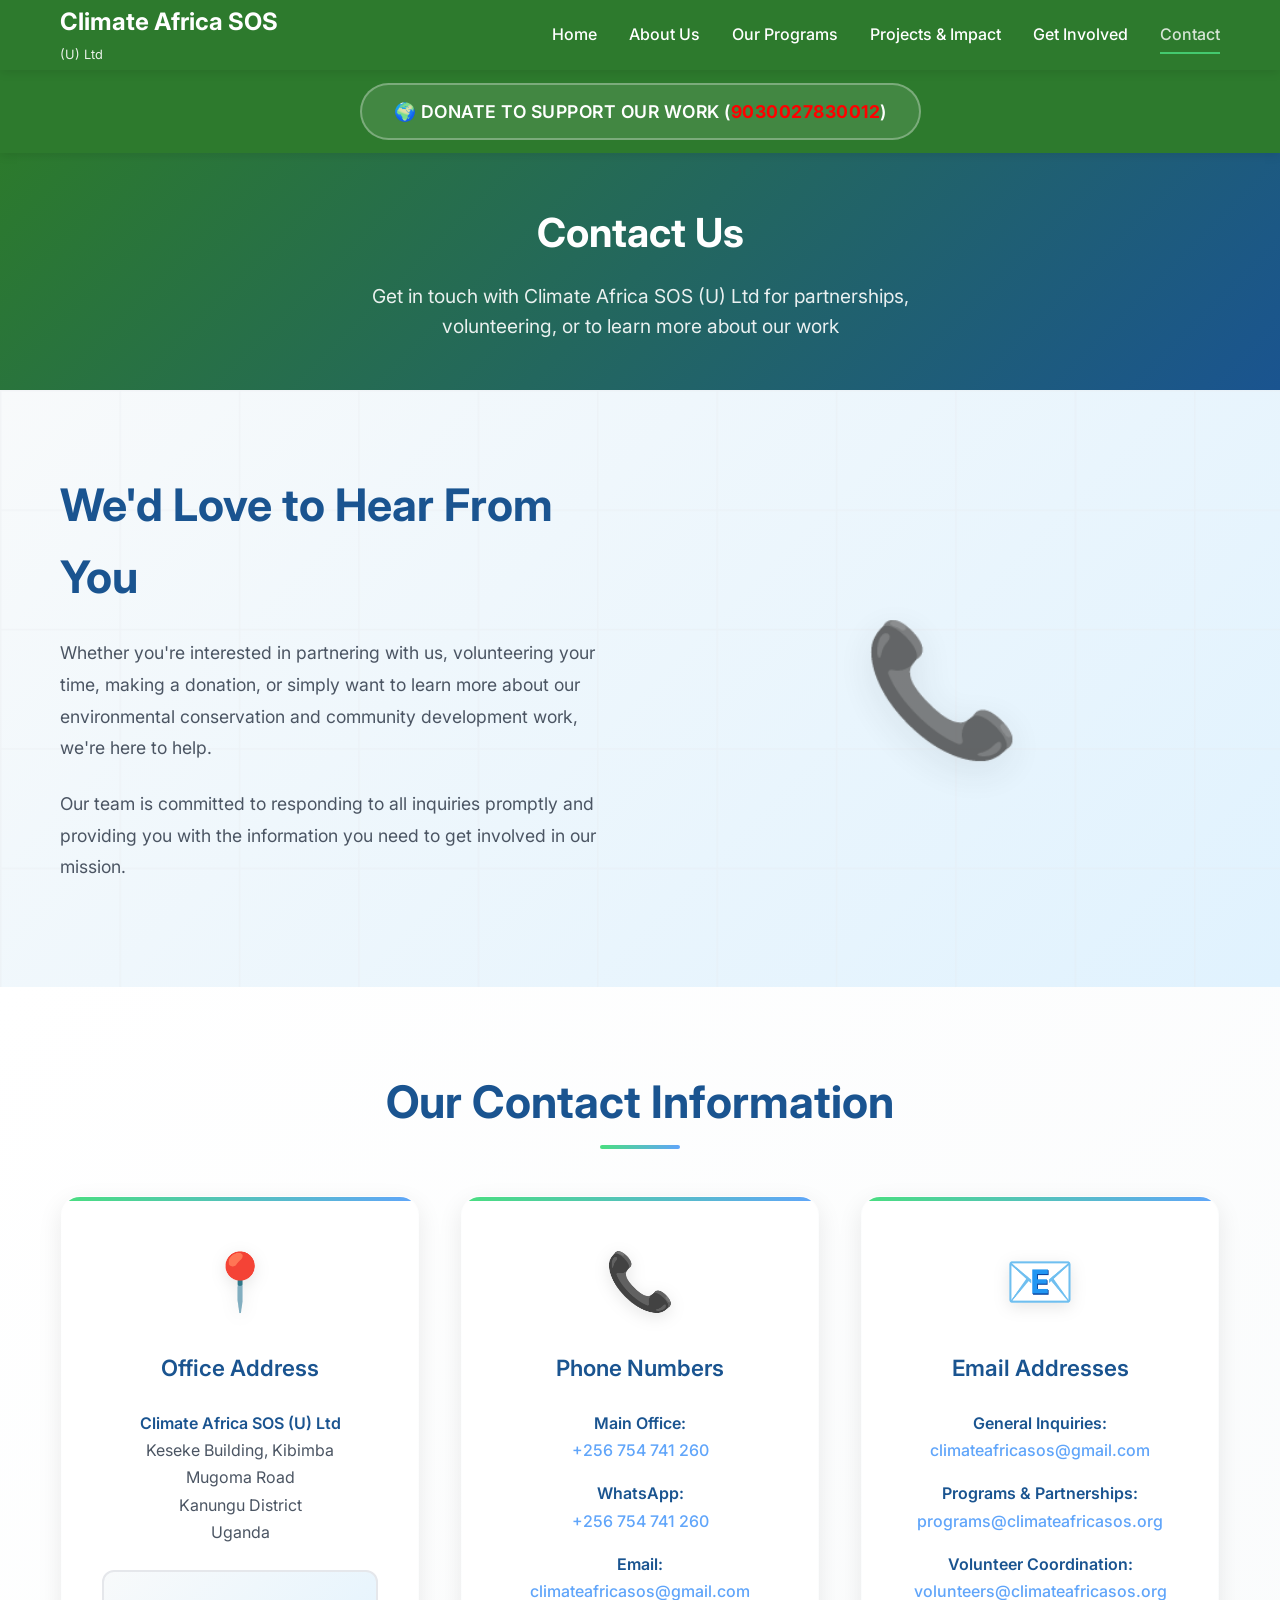
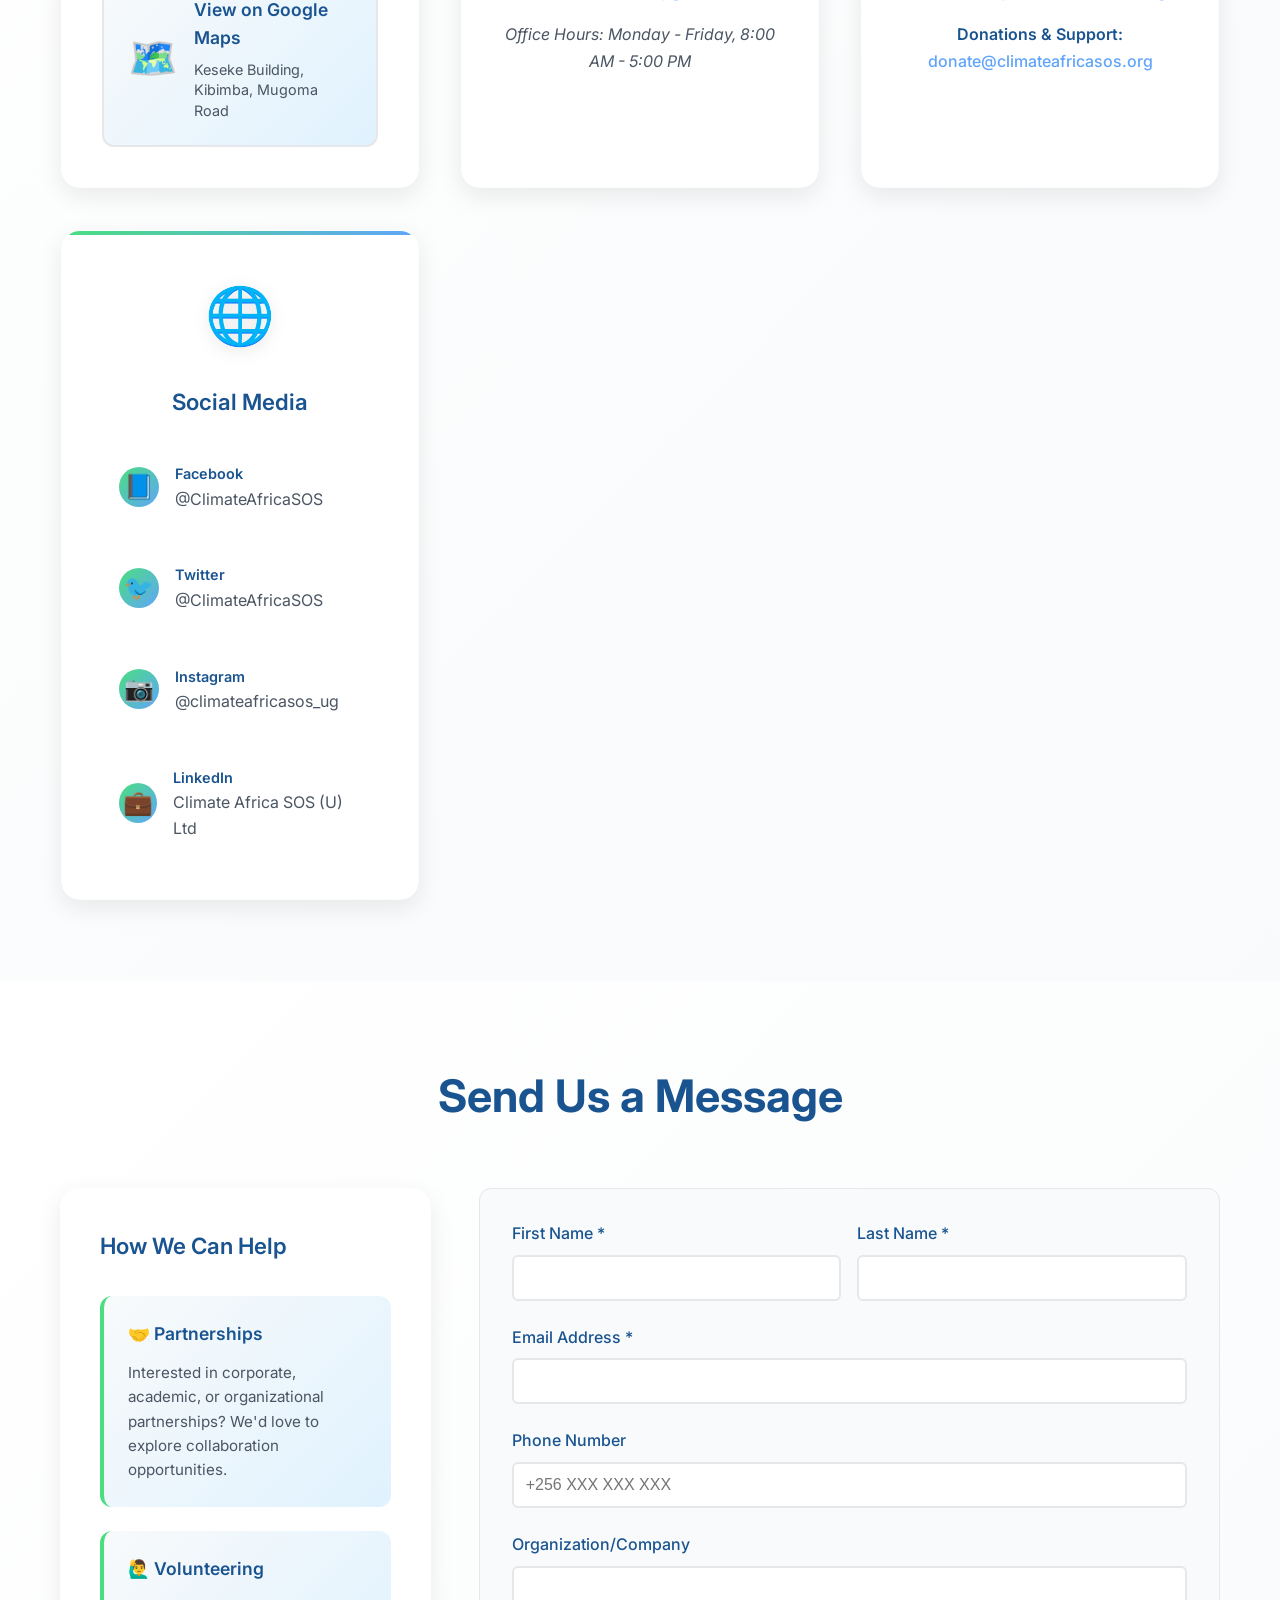
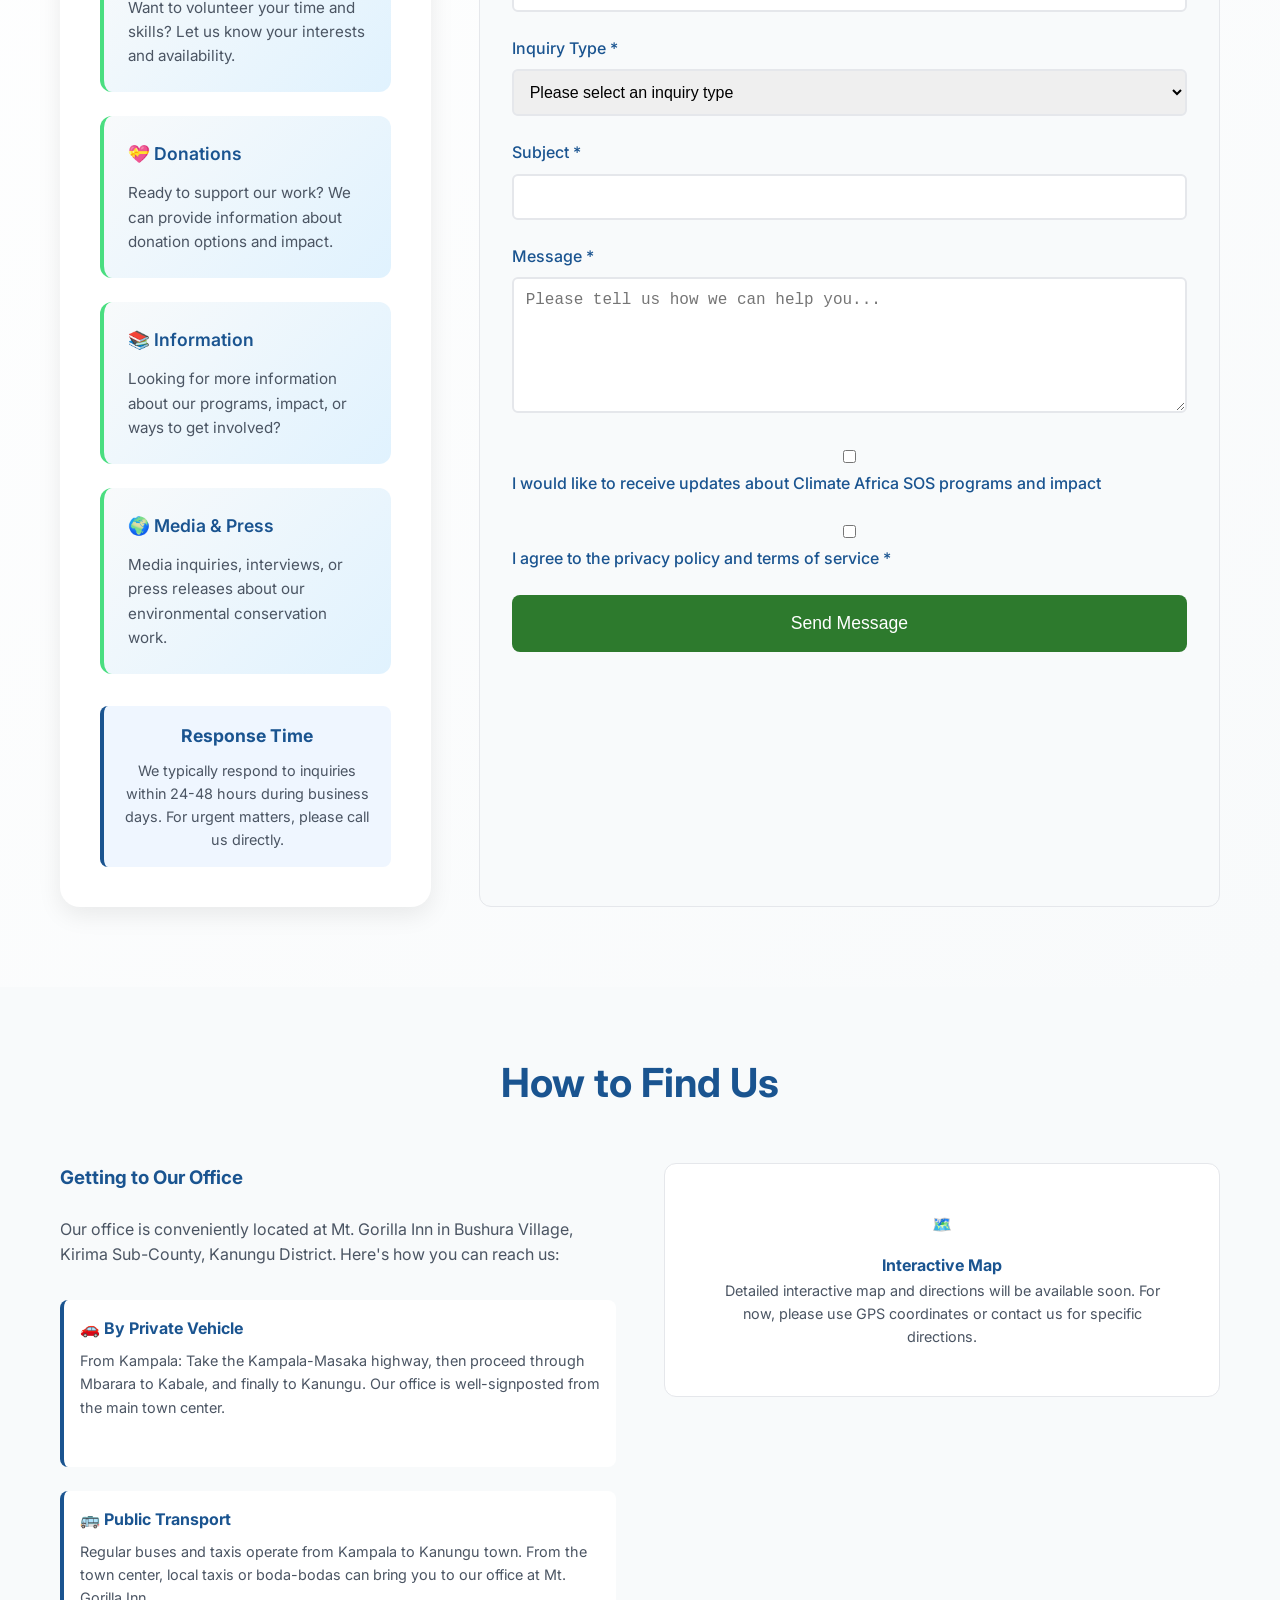
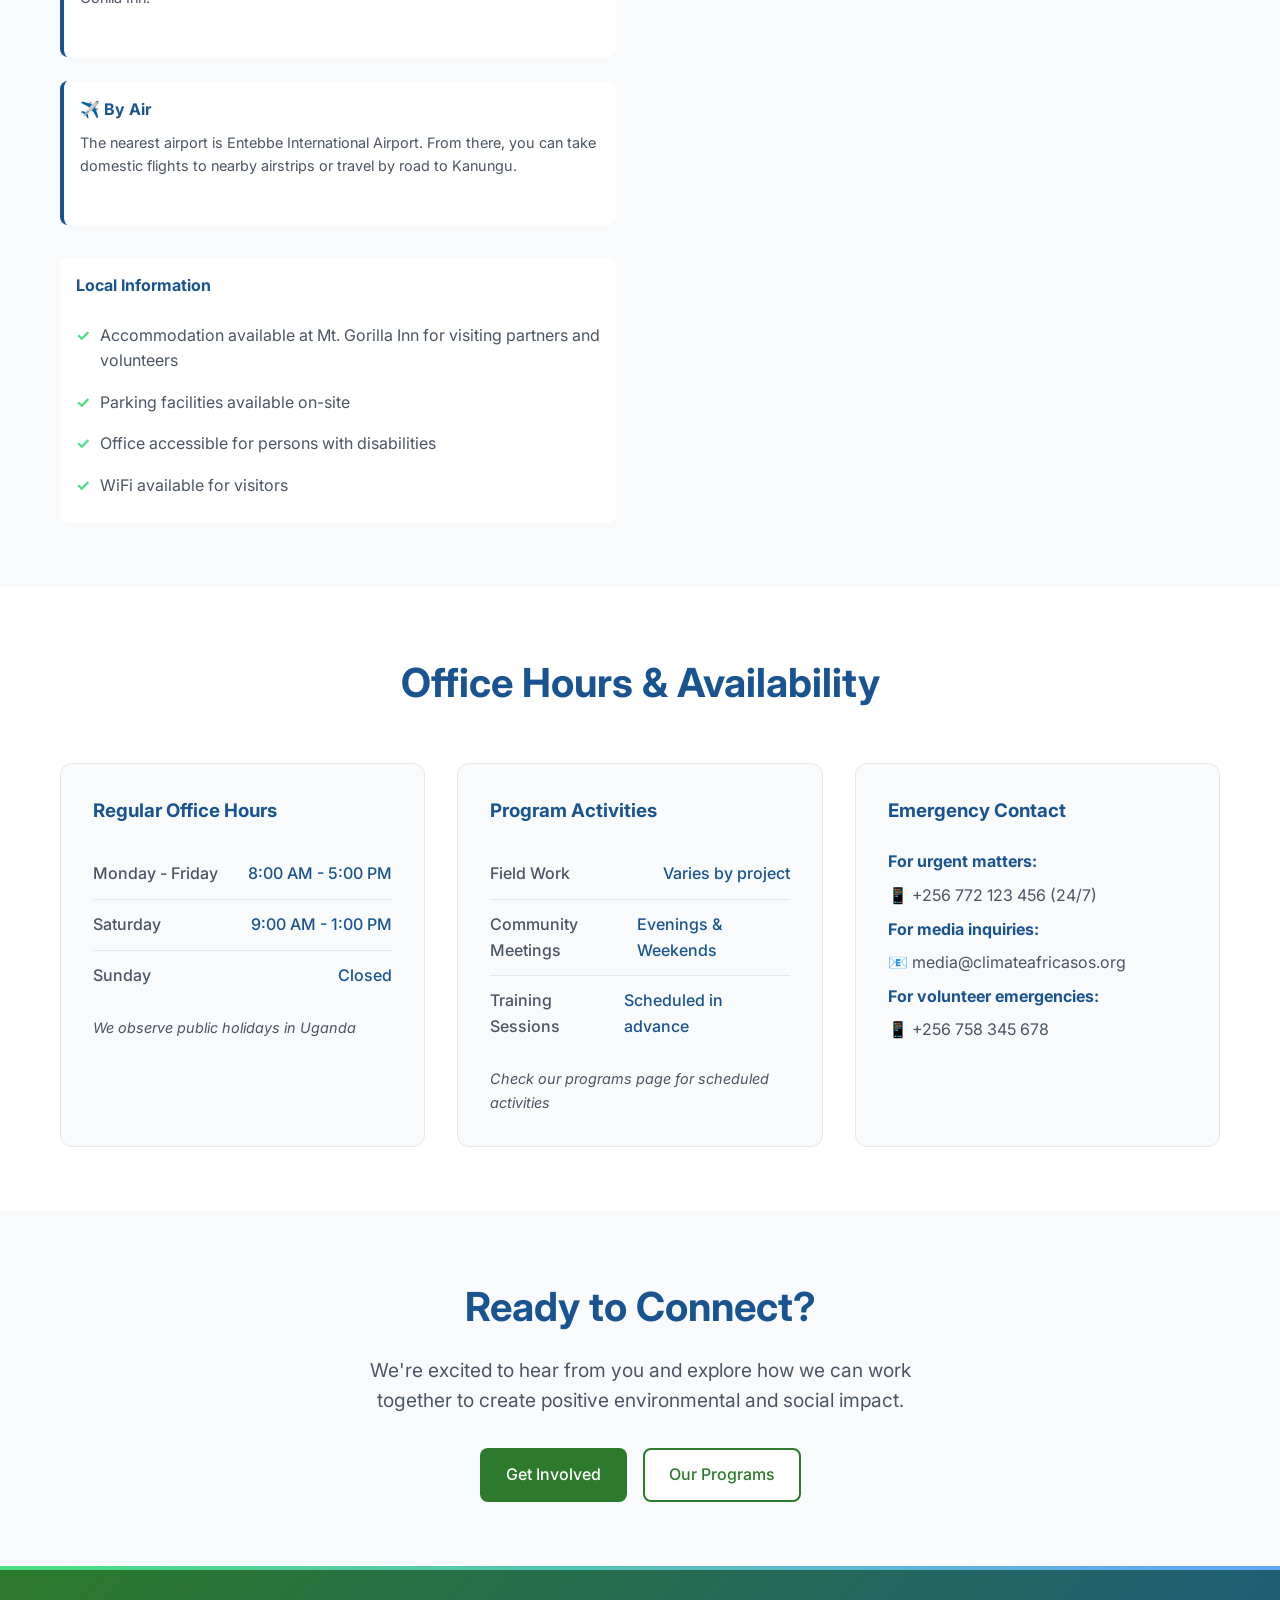
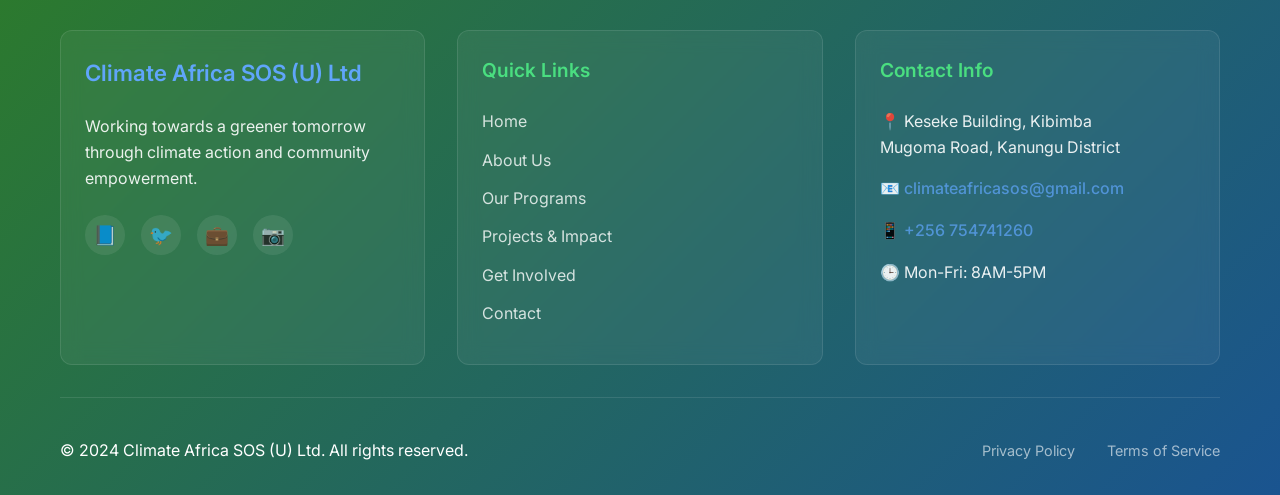
<file: contact.html>
<!DOCTYPE html>
<html lang="en">
<head>
    <meta charset="UTF-8">
    <meta name="viewport" content="width=device-width, initial-scale=1.0">
    <title>Contact Us - Climate Africa SOS (U) Ltd</title>
    <meta name="description" content="Contact Climate Africa SOS (U) Ltd in Kanungu District, Uganda. Get in touch for partnerships, volunteering, or donations.">
    <link rel="stylesheet" href="styles.css">
    <link rel="preconnect" href="https://fonts.googleapis.com">
    <link rel="preconnect" href="https://fonts.gstatic.com" crossorigin>
    <link href="https://fonts.googleapis.com/css2?family=Inter:wght@300;400;500;600;700&display=swap" rel="stylesheet">
</head>
<body>
    <header class="header">
        <nav class="nav">
            <div class="nav-container">
                <div class="logo">
                    <h1>Climate Africa SOS</h1>
                    <span class="tagline">(U) Ltd</span>
                </div>
                <button class="nav-toggle" aria-label="Toggle navigation">
                    <span></span>
                    <span></span>
                    <span></span>
                </button>
                <ul class="nav-menu">
                    <li><a href="index.html">Home</a></li>
                    <li><a href="about.html">About Us</a></li>
                    <li><a href="programs.html">Our Programs</a></li>
                    <li><a href="impact.html">Projects & Impact</a></li>
                    <li><a href="get-involved.html">Get Involved</a></li>
                    <li><a href="contact.html" class="active">Contact</a></li>
                </ul>
            </div>
        </nav>
    </header>

    <!-- Donation Banner -->
    <div class="donation-banner">
        <button class="donation-btn" onclick="copyAccountNumber()">🌍 Donate to support our work (<span class="account-number">9030027830012</span>)</button>
    </div>

    <main>
        <section class="page-header">
            <div class="container">
                <h1>Contact Us</h1>
                <p>Get in touch with Climate Africa SOS (U) Ltd for partnerships, volunteering, or to learn more about our work</p>
            </div>
        </section>

        <section class="contact-intro">
            <div class="container">
                <div class="intro-content">
                    <div class="intro-text">
                        <h2>We'd Love to Hear From You</h2>
                        <p>Whether you're interested in partnering with us, volunteering your time, making a donation, or simply want to learn more about our environmental conservation and community development work, we're here to help.</p>
                        <p>Our team is committed to responding to all inquiries promptly and providing you with the information you need to get involved in our mission.</p>
                    </div>
                    <div class="intro-image">
                        <div class="placeholder-image">📞</div>
                    </div>
                </div>
            </div>
        </section>

        <section class="contact-info">
            <div class="container">
                <h2>Our Contact Information</h2>
                <div class="contact-grid">
                    <div class="contact-card">
                        <div class="contact-icon">📍</div>
                        <h3>Office Address</h3>
                        <p><strong>Climate Africa SOS (U) Ltd</strong><br>
                        Keseke Building, Kibimba<br>
                        Mugoma Road<br>
                        Kanungu District<br>
                        Uganda</p>
                        <div class="map-placeholder">
                            <a href="https://maps.app.goo.gl/xTxX6jm4ggAqTKfa6" target="_blank" class="map-link">
                                <div class="map-container">
                                    <div class="map-icon">🗺️</div>
                                    <div class="map-text">
                                        <strong>View on Google Maps</strong>
                                        <p>Keseke Building, Kibimba, Mugoma Road</p>
                                    </div>
                                </div>
                            </a>
                        </div>
                    </div>

                    <div class="contact-card">
                        <div class="contact-icon">📞</div>
                        <h3>Phone Numbers</h3>
                        <p><strong>Main Office:</strong><br>
                        <a href="tel:+256754741260" class="phone-link">+256 754 741 260</a></p>
                        
                        <p><strong>WhatsApp:</strong><br>
                        <a href="tel:+256754741260" class="phone-link">+256 754 741 260</a></p>
                        
                        <p><strong>Email:</strong><br>
                        <a href="mailto:climateafricasos@gmail.com" class="email-link">climateafricasos@gmail.com</a></p>
                        
                        <p><em>Office Hours: Monday - Friday, 8:00 AM - 5:00 PM</em></p>
                    </div>

                    <div class="contact-card">
                        <div class="contact-icon">📧</div>
                        <h3>Email Addresses</h3>
                        <p><strong>General Inquiries:</strong><br>
                        <a href="mailto:climateafricasos@gmail.com" class="email-link">climateafricasos@gmail.com</a></p>
                        
                        <p><strong>Programs & Partnerships:</strong><br>
                        <a href="mailto:climateafricasos@gmail.com" class="email-link">programs@climateafricasos.org</a></p>
                        
                        <p><strong>Volunteer Coordination:</strong><br>
                        <a href="mailto:climateafricasos@gmail.com" class="email-link">volunteers@climateafricasos.org</a></p>
                        
                        <p><strong>Donations & Support:</strong><br>
                        <a href="mailto:climateafricasos@gmail.com" class="email-link">donate@climateafricasos.org</a></p>
                    </div>

                    <div class="contact-card">
                        <div class="contact-icon">🌐</div>
                        <h3>Social Media</h3>
                        <div class="social-links">
                            <a href="#" class="social-link">
                                <span class="social-icon">📘</span>
                                <div>
                                    <strong>Facebook</strong><br>
                                    @ClimateAfricaSOS
                                </div>
                            </a>
                            <a href="#" class="social-link">
                                <span class="social-icon">🐦</span>
                                <div>
                                    <strong>Twitter</strong><br>
                                    @ClimateAfricaSOS
                                </div>
                            </a>
                            <a href="#" class="social-link">
                                <span class="social-icon">📷</span>
                                <div>
                                    <strong>Instagram</strong><br>
                                    @climateafricasos_ug
                                </div>
                            </a>
                            <a href="#" class="social-link">
                                <span class="social-icon">💼</span>
                                <div>
                                    <strong>LinkedIn</strong><br>
                                    Climate Africa SOS (U) Ltd
                                </div>
                            </a>
                        </div>
                    </div>
                </div>
            </div>
        </section>

        <section class="contact-form-section">
            <div class="container">
                <h2>Send Us a Message</h2>
                <div class="form-container">
                    <div class="form-info">
                        <h3>How We Can Help</h3>
                        <div class="help-topics">
                            <div class="help-item">
                                <h4>🤝 Partnerships</h4>
                                <p>Interested in corporate, academic, or organizational partnerships? We'd love to explore collaboration opportunities.</p>
                            </div>
                            <div class="help-item">
                                <h4>🙋‍♂️ Volunteering</h4>
                                <p>Want to volunteer your time and skills? Let us know your interests and availability.</p>
                            </div>
                            <div class="help-item">
                                <h4>💝 Donations</h4>
                                <p>Ready to support our work? We can provide information about donation options and impact.</p>
                            </div>
                            <div class="help-item">
                                <h4>📚 Information</h4>
                                <p>Looking for more information about our programs, impact, or ways to get involved?</p>
                            </div>
                            <div class="help-item">
                                <h4>🌍 Media & Press</h4>
                                <p>Media inquiries, interviews, or press releases about our environmental conservation work.</p>
                            </div>
                        </div>
                        
                        <div class="response-time">
                            <h4>Response Time</h4>
                            <p>We typically respond to inquiries within 24-48 hours during business days. For urgent matters, please call us directly.</p>
                        </div>
                    </div>

                    <div class="contact-form">
                        <form id="contactForm" onsubmit="sendEmail(event)">
                            <div class="form-row">
                                <div class="form-group">
                                    <label for="first-name">First Name *</label>
                                    <input type="text" id="first-name" name="firstName" required>
                                </div>
                                <div class="form-group">
                                    <label for="last-name">Last Name *</label>
                                    <input type="text" id="last-name" name="lastName" required>
                                </div>
                            </div>

                            <div class="form-group">
                                <label for="email">Email Address *</label>
                                <input type="email" id="email" name="email" required>
                            </div>

                            <div class="form-group">
                                <label for="phone">Phone Number</label>
                                <input type="tel" id="phone" name="phone" placeholder="+256 XXX XXX XXX">
                            </div>

                            <div class="form-group">
                                <label for="organization">Organization/Company</label>
                                <input type="text" id="organization" name="organization">
                            </div>

                            <div class="form-group">
                                <label for="inquiry-type">Inquiry Type *</label>
                                <select id="inquiry-type" name="inquiryType" required>
                                    <option value="">Please select an inquiry type</option>
                                    <option value="partnership">Partnership Opportunity</option>
                                    <option value="volunteer">Volunteering</option>
                                    <option value="donation">Donation Information</option>
                                    <option value="general">General Information</option>
                                    <option value="media">Media & Press</option>
                                    <option value="other">Other</option>
                                </select>
                            </div>

                            <div class="form-group">
                                <label for="subject">Subject *</label>
                                <input type="text" id="subject" name="subject" required>
                            </div>

                            <div class="form-group">
                                <label for="message">Message *</label>
                                <textarea id="message" name="message" rows="6" required placeholder="Please tell us how we can help you..."></textarea>
                            </div>

                            <div class="form-group">
                                <label class="checkbox-label">
                                    <input type="checkbox" id="newsletter" name="newsletter">
                                    <span class="checkmark"></span>
                                    I would like to receive updates about Climate Africa SOS programs and impact
                                </label>
                            </div>

                            <div class="form-group">
                                <label class="checkbox-label">
                                    <input type="checkbox" id="privacy" name="privacy" required>
                                    <span class="checkmark"></span>
                                    I agree to the privacy policy and terms of service *
                                </label>
                            </div>

                            <button type="submit" class="btn btn-primary btn-full">Send Message</button>
                        </form>
                        
                        <!-- Success Message -->
                        <div id="success-message" class="success-message" style="display: none;">
                            <div class="success-icon">✅</div>
                            <h3>Message Sent Successfully!</h3>
                            <p>Thank you for contacting Climate Africa SOS. We'll respond to your inquiry within 24-48 hours.</p>
                        </div>
                    </div>
                </div>
            </div>
        </section>

        <section class="directions">
            <div class="container">
                <h2>How to Find Us</h2>
                <div class="directions-content">
                    <div class="directions-text">
                        <h3>Getting to Our Office</h3>
                        <p>Our office is conveniently located at Mt. Gorilla Inn in Bushura Village, Kirima Sub-County, Kanungu District. Here's how you can reach us:</p>
                        
                        <div class="transport-options">
                            <div class="transport-option">
                                <h4>🚗 By Private Vehicle</h4>
                                <p>From Kampala: Take the Kampala-Masaka highway, then proceed through Mbarara to Kabale, and finally to Kanungu. Our office is well-signposted from the main town center.</p>
                            </div>
                            
                            <div class="transport-option">
                                <h4>🚌 Public Transport</h4>
                                <p>Regular buses and taxis operate from Kampala to Kanungu town. From the town center, local taxis or boda-bodas can bring you to our office at Mt. Gorilla Inn.</p>
                            </div>
                            
                            <div class="transport-option">
                                <h4>✈️ By Air</h4>
                                <p>The nearest airport is Entebbe International Airport. From there, you can take domestic flights to nearby airstrips or travel by road to Kanungu.</p>
                            </div>
                        </div>
                        
                        <div class="local-info">
                            <h4>Local Information</h4>
                            <ul>
                                <li>Accommodation available at Mt. Gorilla Inn for visiting partners and volunteers</li>
                                <li>Parking facilities available on-site</li>
                                <li>Office accessible for persons with disabilities</li>
                                <li>WiFi available for visitors</li>
                            </ul>
                        </div>
                    </div>
                    
                    <div class="directions-visual">
                        <div class="map-placeholder-large">
                            <div class="placeholder-image">🗺️</div>
                            <h4>Interactive Map</h4>
                            <p>Detailed interactive map and directions will be available soon. For now, please use GPS coordinates or contact us for specific directions.</p>
                        </div>
                    </div>
                </div>
            </div>
        </section>

        <section class="office-hours">
            <div class="container">
                <h2>Office Hours & Availability</h2>
                <div class="hours-grid">
                    <div class="hours-card">
                        <h3>Regular Office Hours</h3>
                        <div class="hours-list">
                            <div class="hours-item">
                                <span class="day">Monday - Friday</span>
                                <span class="time">8:00 AM - 5:00 PM</span>
                            </div>
                            <div class="hours-item">
                                <span class="day">Saturday</span>
                                <span class="time">9:00 AM - 1:00 PM</span>
                            </div>
                            <div class="hours-item">
                                <span class="day">Sunday</span>
                                <span class="time">Closed</span>
                            </div>
                        </div>
                        <p class="hours-note">We observe public holidays in Uganda</p>
                    </div>
                    
                    <div class="hours-card">
                        <h3>Program Activities</h3>
                        <div class="hours-list">
                            <div class="hours-item">
                                <span class="day">Field Work</span>
                                <span class="time">Varies by project</span>
                            </div>
                            <div class="hours-item">
                                <span class="day">Community Meetings</span>
                                <span class="time">Evenings & Weekends</span>
                            </div>
                            <div class="hours-item">
                                <span class="day">Training Sessions</span>
                                <span class="time">Scheduled in advance</span>
                            </div>
                        </div>
                        <p class="hours-note">Check our programs page for scheduled activities</p>
                    </div>
                    
                    <div class="hours-card">
                        <h3>Emergency Contact</h3>
                        <div class="emergency-info">
                            <p><strong>For urgent matters:</strong></p>
                            <p>📱 +256 772 123 456 (24/7)</p>
                            <p><strong>For media inquiries:</strong></p>
                            <p>📧 media@climateafricasos.org</p>
                            <p><strong>For volunteer emergencies:</strong></p>
                            <p>📱 +256 758 345 678</p>
                        </div>
                    </div>
                </div>
            </div>
        </section>

        <section class="cta">
            <div class="container">
                <div class="cta-content">
                    <h2>Ready to Connect?</h2>
                    <p>We're excited to hear from you and explore how we can work together to create positive environmental and social impact.</p>
                    <div class="cta-buttons">
                        <a href="get-involved.html" class="btn btn-primary">Get Involved</a>
                        <a href="programs.html" class="btn btn-secondary">Our Programs</a>
                    </div>
                </div>
            </div>
        </section>
    </main>

    <footer class="footer">
        <div class="container">
            <div class="footer-content">
                <div class="footer-section">
                    <h3>Climate Africa SOS (U) Ltd</h3>
                    <p>Working towards a greener tomorrow through climate action and community empowerment.</p>
                    <div class="footer-social">
                        <a href="#" aria-label="Facebook">📘</a>
                        <a href="#" aria-label="Twitter">🐦</a>
                        <a href="#" aria-label="LinkedIn">💼</a>
                        <a href="#" aria-label="Instagram">📷</a>
                    </div>
                </div>
                <div class="footer-section">
                    <h4>Quick Links</h4>
                    <ul>
                        <li><a href="index.html">Home</a></li>
                        <li><a href="about.html">About Us</a></li>
                        <li><a href="programs.html">Our Programs</a></li>
                        <li><a href="impact.html">Projects & Impact</a></li>
                        <li><a href="get-involved.html">Get Involved</a></li>
                        <li><a href="contact.html">Contact</a></li>
                    </ul>
                </div>
                <div class="footer-section">
                    <h4>Contact Info</h4>
                    <p>📍 Keseke Building, Kibimba<br>Mugoma Road, Kanungu District</p>
                    <p>📧 <a href="mailto:climateafricasos@gmail.com" class="email-link">climateafricasos@gmail.com</a></p>
                    <p>📱 <a href="tel:+256754741260" class="phone-link">+256 754741260</a></p>
                    <p>🕒 Mon-Fri: 8AM-5PM</p>
                </div>
            </div>
            <div class="footer-bottom">
                <p>&copy; 2024 Climate Africa SOS (U) Ltd. All rights reserved.</p>
                <div class="footer-bottom-links">
                    <a href="#">Privacy Policy</a>
                    <a href="#">Terms of Service</a>
                </div>
            </div>
        </div>
    </footer>

    <script src="script.js"></script>
    <style>
        /* Additional styles for contact page */
        .form-row {
            display: grid;
            grid-template-columns: 1fr 1fr;
            gap: 1rem;
        }

        .checkbox-label {
            display: flex;
            align-items: center;
            cursor: pointer;
            font-weight: normal;
        }

        .checkbox-label input[type="checkbox"] {
            margin-right: 0.5rem;
        }

        .amount-btn {
            background: #f8fafb;
            border: 2px solid #e5e7eb;
            padding: 0.5rem 1rem;
            margin: 0.25rem;
            border-radius: 6px;
            cursor: pointer;
            transition: all 0.3s ease;
        }

        .amount-btn:hover,
        .amount-btn.active {
            background: #1a5490;
            color: white;
            border-color: #1a5490;
        }

        @media (max-width: 768px) {
            .form-row {
                grid-template-columns: 1fr;
            }
        }
        
        /* Map Link Styling */
        .map-link {
            text-decoration: none;
            color: inherit;
            display: block;
        }

        .map-placeholder {
            margin-top: 1.5rem !important;
            padding: 0 !important;
            background: transparent !important;
            border: none !important;
            border-radius: 0 !important;
        }

        .map-container {
            display: flex !important;
            align-items: center !important;
            gap: 1rem !important;
            padding: 1.5rem !important;
            background: linear-gradient(135deg, #f8fafb 0%, #e0f2fe 100%) !important;
            border-radius: 12px !important;
            border: 2px solid #e5e7eb !important;
            transition: all 0.3s ease !important;
            cursor: pointer !important;
            min-height: 80px !important;
            width: 100% !important;
            box-sizing: border-box !important;
        }

        .map-link:hover .map-container {
            background: linear-gradient(135deg, #e0f2fe 0%, #dbeafe 100%);
            border-color: #60a5fa;
            transform: translateY(-3px);
            box-shadow: 0 8px 20px rgba(0,0,0,0.1);
        }

        .map-icon {
            font-size: 2.5rem;
            flex-shrink: 0;
            line-height: 1;
        }

        .map-text {
            text-align: left;
            flex: 1;
        }

        .map-text strong {
            color: #1a5490;
            font-size: 1.1rem;
            display: block;
            margin-bottom: 0.5rem;
            font-weight: 600;
        }

        .map-text p {
            color: #4b5563;
            font-size: 0.9rem;
            margin: 0;
            line-height: 1.4;
        }
        
        /* Success Message Styling */
        .success-message {
            background: linear-gradient(135deg, #10b981 0%, #059669 100%);
            color: white;
            padding: 2.5rem;
            border-radius: 20px;
            text-align: center;
            box-shadow: 0 10px 30px rgba(16, 185, 129, 0.3);
            animation: slideIn 0.5s ease-out;
        }
        
        .success-icon {
            font-size: 4rem;
            margin-bottom: 1rem;
            animation: bounceIn 0.6s ease-out;
        }
        
        .success-message h3 {
            color: white;
            margin-bottom: 1rem;
            font-size: 1.8rem;
            font-weight: 700;
        }
        
        .success-message p {
            color: rgba(255, 255, 255, 0.9);
            font-size: 1.1rem;
            line-height: 1.6;
        }
        
        @keyframes slideIn {
            from {
                opacity: 0;
                transform: translateY(30px);
            }
            to {
                opacity: 1;
                transform: translateY(0);
            }
        }
        
        @keyframes bounceIn {
            0% {
                opacity: 0;
                transform: scale(0.3);
            }
            50% {
                opacity: 1;
                transform: scale(1.05);
            }
            70% {
                transform: scale(0.9);
            }
            100% {
                transform: scale(1);
            }
        }
    </style>
    
    <script>
        function sendEmail(event) {
            event.preventDefault();
            
            // Get form values
            const firstName = document.getElementById('first-name').value;
            const lastName = document.getElementById('last-name').value;
            const email = document.getElementById('email').value;
            const phone = document.getElementById('phone').value;
            const organization = document.getElementById('organization').value;
            const inquiryType = document.getElementById('inquiry-type').value;
            const subject = document.getElementById('subject').value;
            const message = document.getElementById('message').value;
            const newsletter = document.getElementById('newsletter').checked;
            const privacy = document.getElementById('privacy').checked;
            
            // Validate required fields
            if (!firstName || !lastName || !email || !inquiryType || !subject || !message || !privacy) {
                alert('Please fill in all required fields and accept the privacy policy.');
                return;
            }
            
            // Create email body
            const emailBody = `
CLIMATE AFRICA SOS - CONTACT FORM SUBMISSION

========================================
Personal Information:
- Name: ${firstName} ${lastName}
- Email: ${email}
- Phone: ${phone || 'Not provided'}
- Organization: ${organization || 'Not provided'}

Inquiry Details:
- Type: ${inquiryType.charAt(0).toUpperCase() + inquiryType.slice(1)}
- Subject: ${subject}

Message:
${message}

Additional Information:
- Newsletter Subscription: ${newsletter ? 'Yes' : 'No'}
- Privacy Policy Accepted: Yes
- Submission Date: ${new Date().toLocaleString()}

========================================
This message was sent from the Climate Africa SOS website contact form.
            `;
            
            // Create mailto link
            const mailtoLink = `mailto:climateafricasos@gmail.com?subject=${encodeURIComponent(subject)}&body=${encodeURIComponent(emailBody)}`;
            
            // Open email client
            window.location.href = mailtoLink;
            
            // Show success message after a short delay
            setTimeout(() => {
                document.getElementById('success-message').style.display = 'block';
                document.getElementById('contactForm').style.display = 'none';
            }, 1000);
        }
    </script>
</body>
</html>
</file>
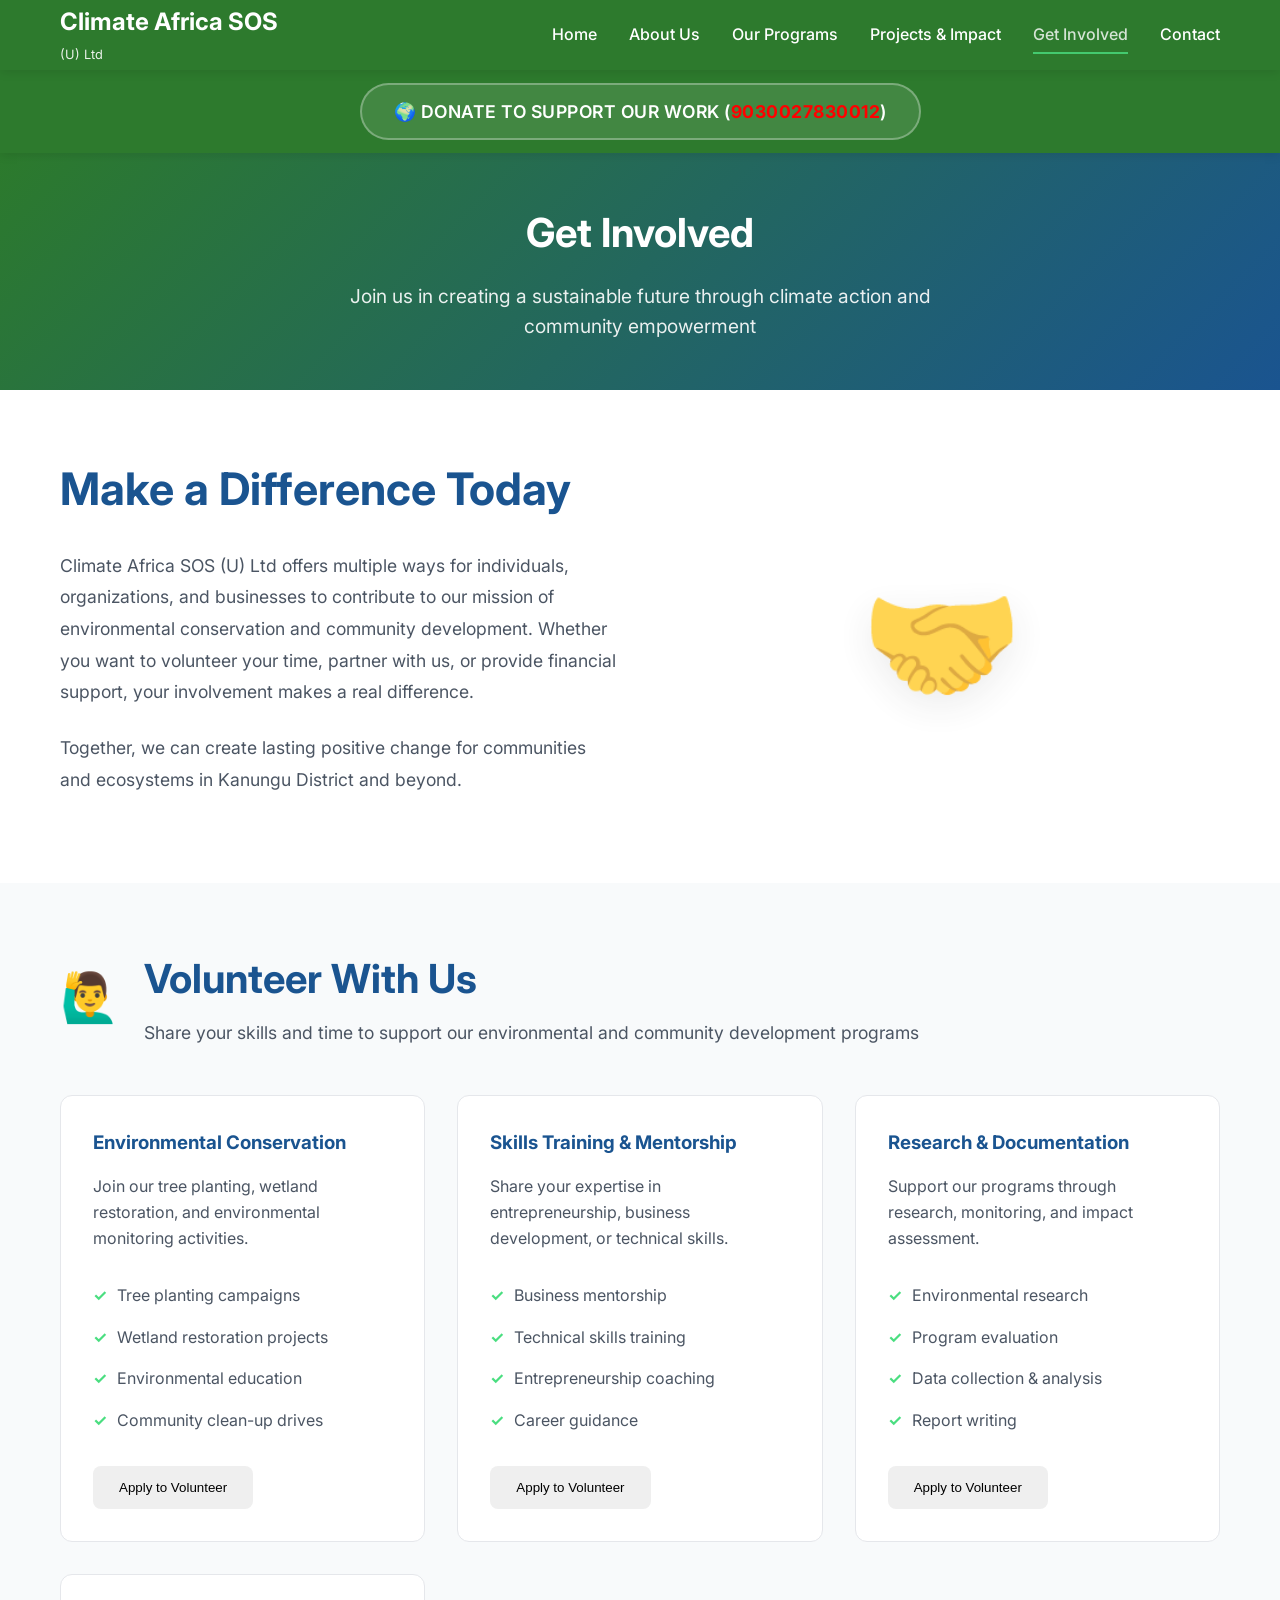
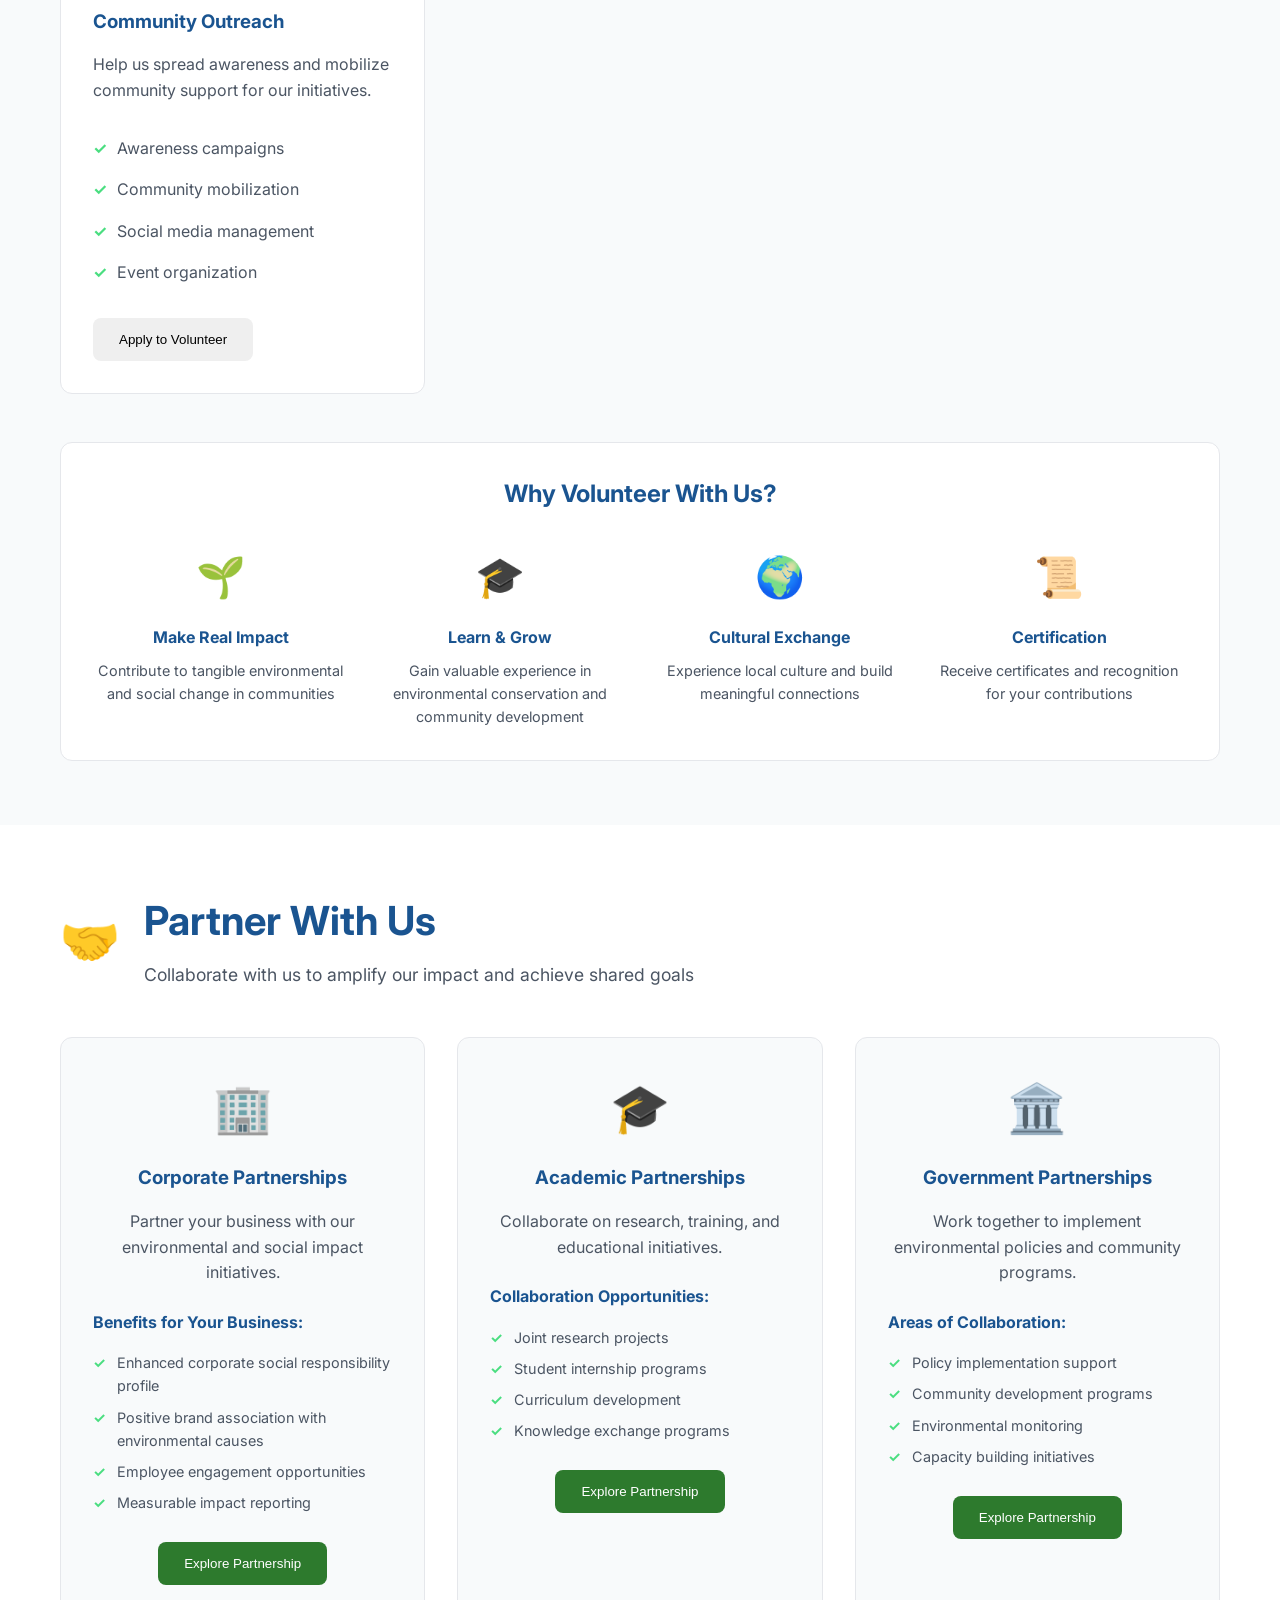
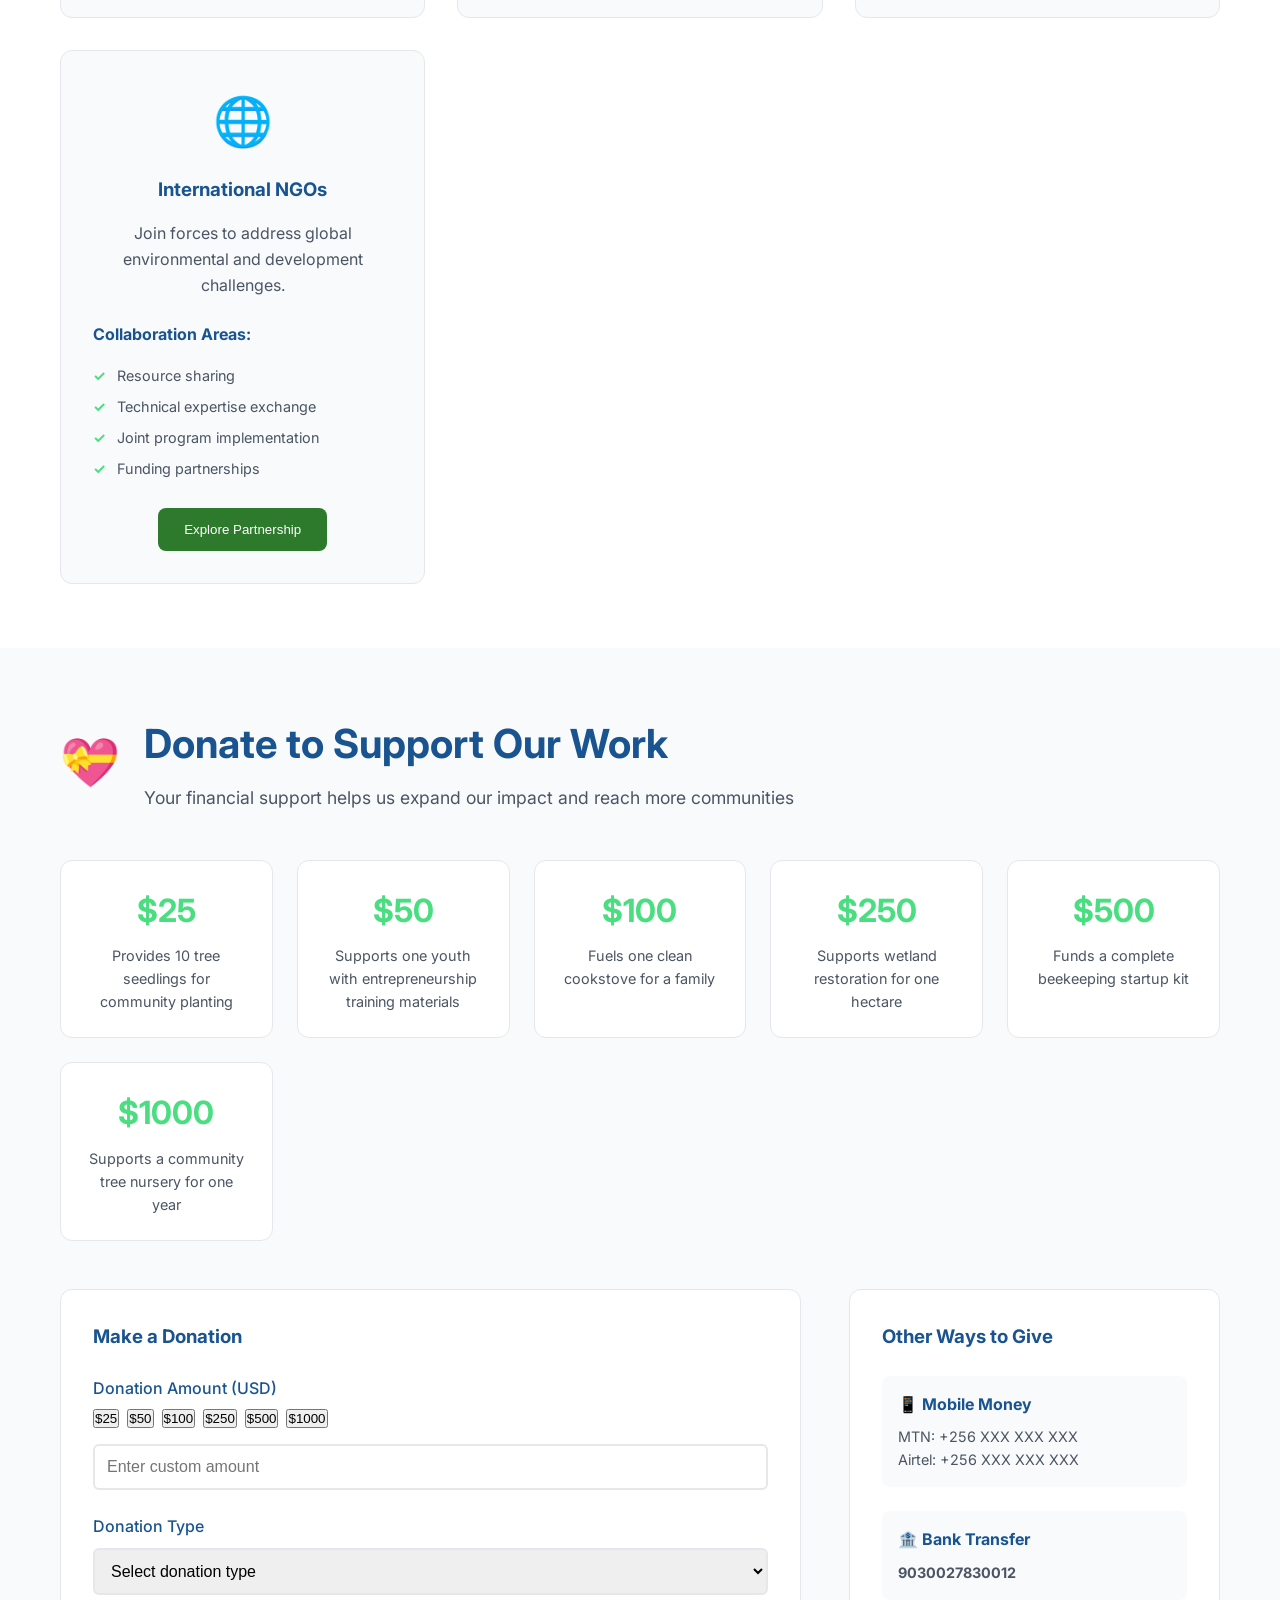
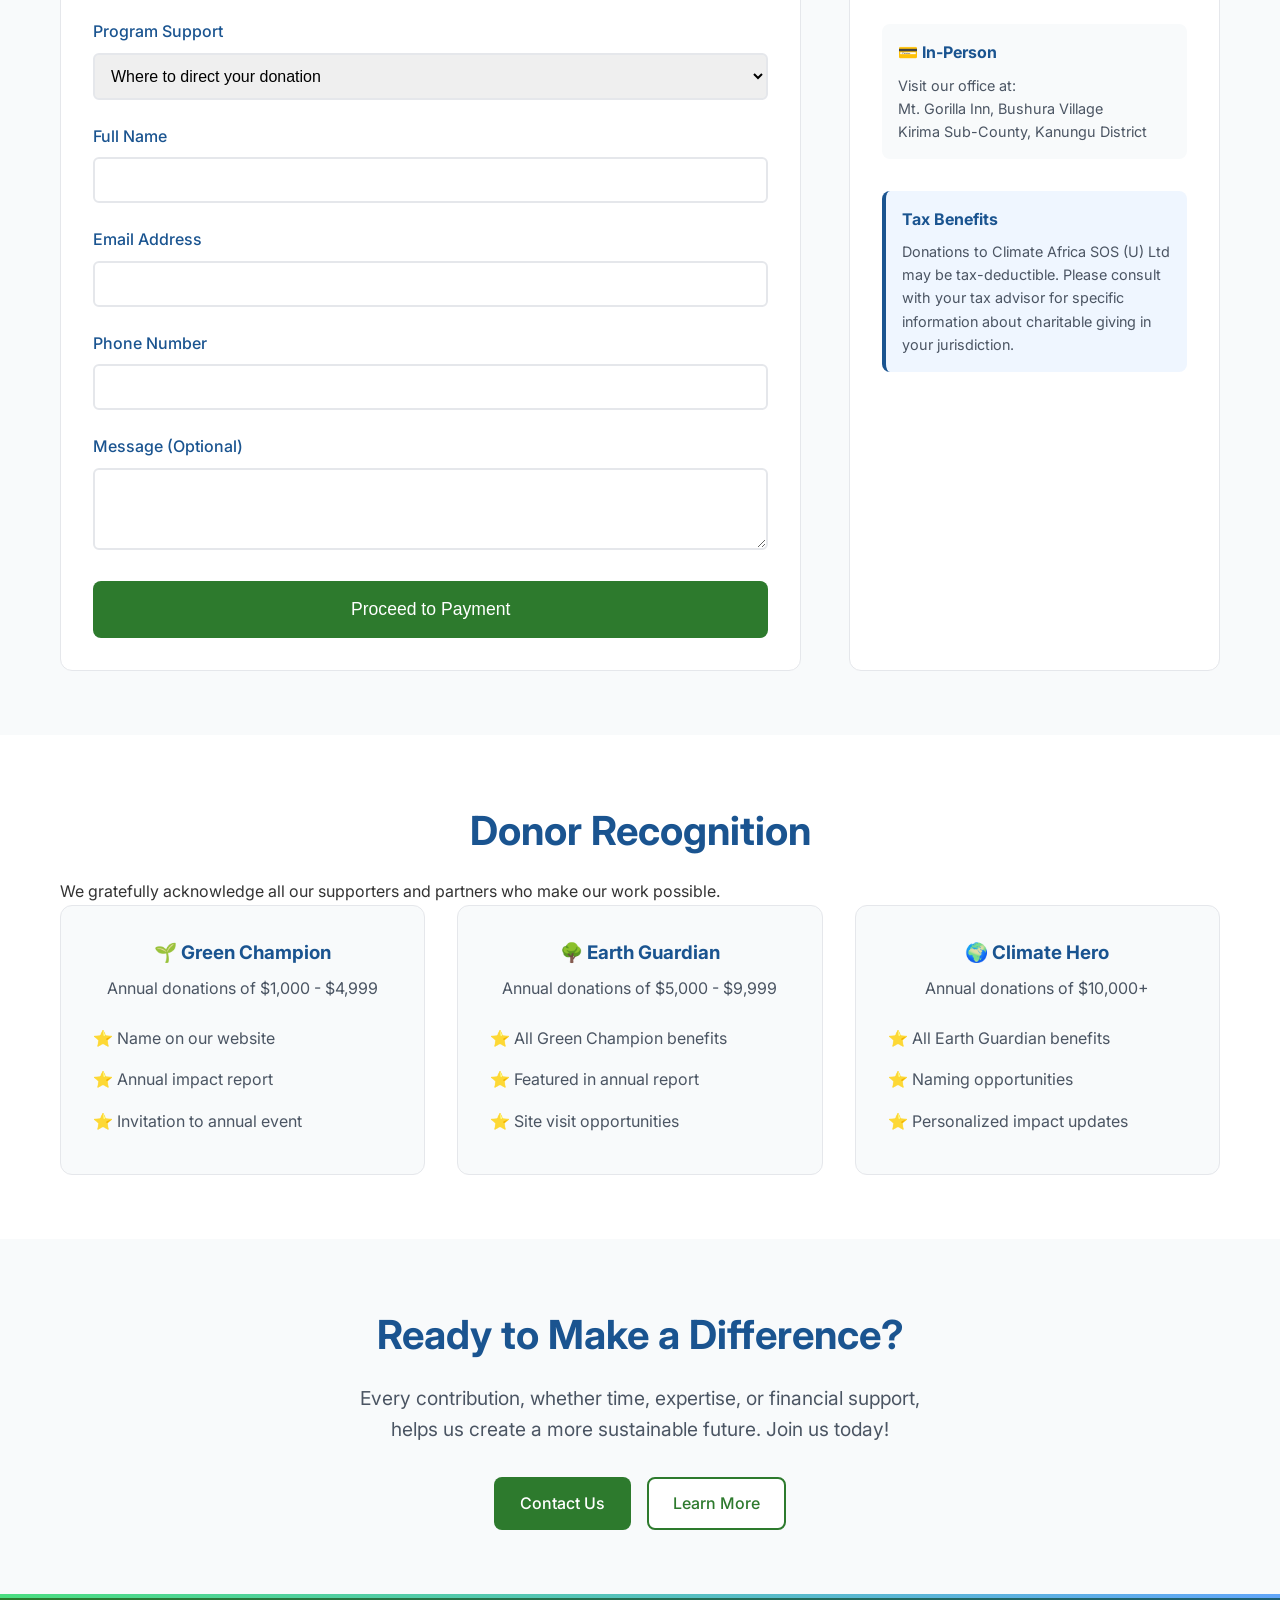
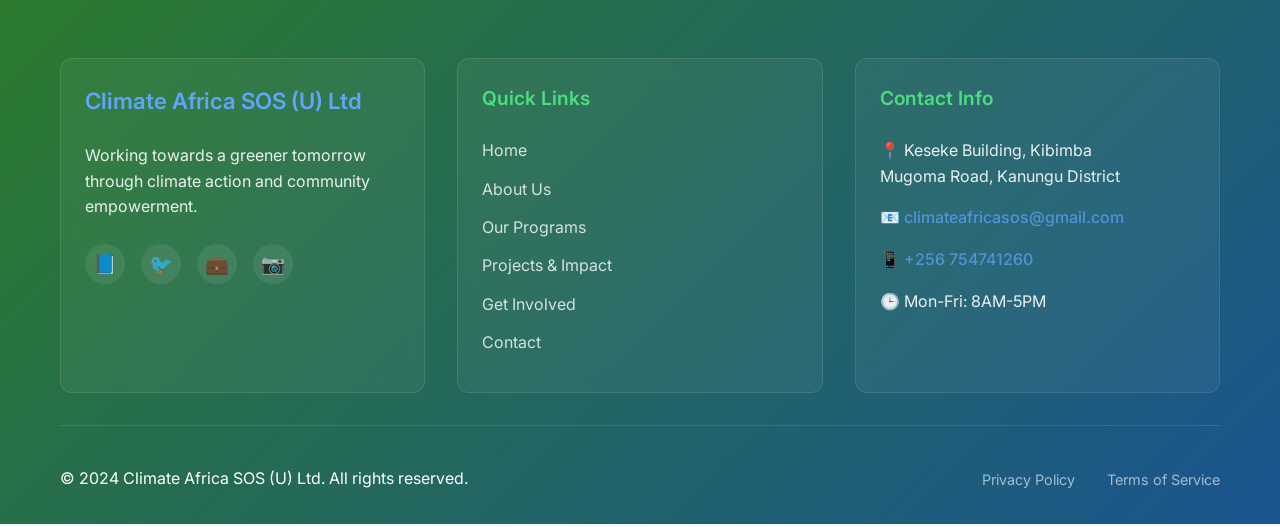
<file: get-involved.html>
<!DOCTYPE html>
<html lang="en">
<head>
    <meta charset="UTF-8">
    <meta name="viewport" content="width=device-width, initial-scale=1.0">
    <title>Get Involved - Climate Africa SOS (U) Ltd</title>
    <meta name="description" content="Join Climate Africa SOS in our mission. Volunteer, partner, or donate to support climate action and community empowerment in Kanungu District, Uganda.">
    <link rel="stylesheet" href="styles.css">
    <link rel="preconnect" href="https://fonts.googleapis.com">
    <link rel="preconnect" href="https://fonts.gstatic.com" crossorigin>
    <link href="https://fonts.googleapis.com/css2?family=Inter:wght@300;400;500;600;700&display=swap" rel="stylesheet">
</head>
<body>
    <header class="header">
        <nav class="nav">
            <div class="nav-container">
                <div class="logo">
                    <h1>Climate Africa SOS</h1>
                    <span class="tagline">(U) Ltd</span>
                </div>
                <button class="nav-toggle" aria-label="Toggle navigation">
                    <span></span>
                    <span></span>
                    <span></span>
                </button>
                <ul class="nav-menu">
                    <li><a href="index.html">Home</a></li>
                    <li><a href="about.html">About Us</a></li>
                    <li><a href="programs.html">Our Programs</a></li>
                    <li><a href="impact.html">Projects & Impact</a></li>
                    <li><a href="get-involved.html" class="active">Get Involved</a></li>
                    <li><a href="contact.html">Contact</a></li>
                </ul>
            </div>
        </nav>
    </header>

    <!-- Donation Banner -->
    <div class="donation-banner">
        <button class="donation-btn" onclick="copyAccountNumber()">🌍 Donate to support our work (<span class="account-number">9030027830012</span>)</button>
    </div>

    <main>
        <section class="page-header">
            <div class="container">
                <h1>Get Involved</h1>
                <p>Join us in creating a sustainable future through climate action and community empowerment</p>
            </div>
        </section>

        <section class="involvement-intro">
            <div class="container">
                <div class="intro-content">
                    <div class="intro-text">
                        <h2>Make a Difference Today</h2>
                        <p>Climate Africa SOS (U) Ltd offers multiple ways for individuals, organizations, and businesses to contribute to our mission of environmental conservation and community development. Whether you want to volunteer your time, partner with us, or provide financial support, your involvement makes a real difference.</p>
                        <p>Together, we can create lasting positive change for communities and ecosystems in Kanungu District and beyond.</p>
                    </div>
                    <div class="intro-image">
                        <div class="placeholder-image">🤝</div>
                    </div>
                </div>
            </div>
        </section>

        <section class="volunteer-section">
            <div class="container">
                <div class="section-header">
                    <div class="section-icon">🙋‍♂️</div>
                    <div class="section-title">
                        <h2>Volunteer With Us</h2>
                        <p>Share your skills and time to support our environmental and community development programs</p>
                    </div>
                </div>

                <div class="volunteer-opportunities">
                    <div class="opportunity-card">
                        <h3>Environmental Conservation</h3>
                        <p>Join our tree planting, wetland restoration, and environmental monitoring activities.</p>
                        <ul>
                            <li>Tree planting campaigns</li>
                            <li>Wetland restoration projects</li>
                            <li>Environmental education</li>
                            <li>Community clean-up drives</li>
                        </ul>
                        <button class="btn btn-outline" onclick="showVolunteerForm('conservation')">Apply to Volunteer</button>
                    </div>

                    <div class="opportunity-card">
                        <h3>Skills Training & Mentorship</h3>
                        <p>Share your expertise in entrepreneurship, business development, or technical skills.</p>
                        <ul>
                            <li>Business mentorship</li>
                            <li>Technical skills training</li>
                            <li>Entrepreneurship coaching</li>
                            <li>Career guidance</li>
                        </ul>
                        <button class="btn btn-outline" onclick="showVolunteerForm('training')">Apply to Volunteer</button>
                    </div>

                    <div class="opportunity-card">
                        <h3>Research & Documentation</h3>
                        <p>Support our programs through research, monitoring, and impact assessment.</p>
                        <ul>
                            <li>Environmental research</li>
                            <li>Program evaluation</li>
                            <li>Data collection & analysis</li>
                            <li>Report writing</li>
                        </ul>
                        <button class="btn btn-outline" onclick="showVolunteerForm('research')">Apply to Volunteer</button>
                    </div>

                    <div class="opportunity-card">
                        <h3>Community Outreach</h3>
                        <p>Help us spread awareness and mobilize community support for our initiatives.</p>
                        <ul>
                            <li>Awareness campaigns</li>
                            <li>Community mobilization</li>
                            <li>Social media management</li>
                            <li>Event organization</li>
                        </ul>
                        <button class="btn btn-outline" onclick="showVolunteerForm('outreach')">Apply to Volunteer</button>
                    </div>
                </div>

                <div class="volunteer-benefits">
                    <h3>Why Volunteer With Us?</h3>
                    <div class="benefits-grid">
                        <div class="benefit-item">
                            <div class="benefit-icon">🌱</div>
                            <h4>Make Real Impact</h4>
                            <p>Contribute to tangible environmental and social change in communities</p>
                        </div>
                        <div class="benefit-item">
                            <div class="benefit-icon">🎓</div>
                            <h4>Learn & Grow</h4>
                            <p>Gain valuable experience in environmental conservation and community development</p>
                        </div>
                        <div class="benefit-item">
                            <div class="benefit-icon">🌍</div>
                            <h4>Cultural Exchange</h4>
                            <p>Experience local culture and build meaningful connections</p>
                        </div>
                        <div class="benefit-item">
                            <div class="benefit-icon">📜</div>
                            <h4>Certification</h4>
                            <p>Receive certificates and recognition for your contributions</p>
                        </div>
                    </div>
                </div>
            </div>
        </section>

        <section class="partnership-section">
            <div class="container">
                <div class="section-header">
                    <div class="section-icon">🤝</div>
                    <div class="section-title">
                        <h2>Partner With Us</h2>
                        <p>Collaborate with us to amplify our impact and achieve shared goals</p>
                    </div>
                </div>

                <div class="partnership-types">
                    <div class="partnership-card">
                        <div class="partnership-icon">🏢</div>
                        <h3>Corporate Partnerships</h3>
                        <p>Partner your business with our environmental and social impact initiatives.</p>
                        <div class="partnership-benefits">
                            <h4>Benefits for Your Business:</h4>
                            <ul>
                                <li>Enhanced corporate social responsibility profile</li>
                                <li>Positive brand association with environmental causes</li>
                                <li>Employee engagement opportunities</li>
                                <li>Measurable impact reporting</li>
                            </ul>
                        </div>
                        <button class="btn btn-primary" onclick="showPartnershipForm('corporate')">Explore Partnership</button>
                    </div>

                    <div class="partnership-card">
                        <div class="partnership-icon">🎓</div>
                        <h3>Academic Partnerships</h3>
                        <p>Collaborate on research, training, and educational initiatives.</p>
                        <div class="partnership-benefits">
                            <h4>Collaboration Opportunities:</h4>
                            <ul>
                                <li>Joint research projects</li>
                                <li>Student internship programs</li>
                                <li>Curriculum development</li>
                                <li>Knowledge exchange programs</li>
                            </ul>
                        </div>
                        <button class="btn btn-primary" onclick="showPartnershipForm('academic')">Explore Partnership</button>
                    </div>

                    <div class="partnership-card">
                        <div class="partnership-icon">🏛️</div>
                        <h3>Government Partnerships</h3>
                        <p>Work together to implement environmental policies and community programs.</p>
                        <div class="partnership-benefits">
                            <h4>Areas of Collaboration:</h4>
                            <ul>
                                <li>Policy implementation support</li>
                                <li>Community development programs</li>
                                <li>Environmental monitoring</li>
                                <li>Capacity building initiatives</li>
                            </ul>
                        </div>
                        <button class="btn btn-primary" onclick="showPartnershipForm('government')">Explore Partnership</button>
                    </div>

                    <div class="partnership-card">
                        <div class="partnership-icon">🌐</div>
                        <h3>International NGOs</h3>
                        <p>Join forces to address global environmental and development challenges.</p>
                        <div class="partnership-benefits">
                            <h4>Collaboration Areas:</h4>
                            <ul>
                                <li>Resource sharing</li>
                                <li>Technical expertise exchange</li>
                                <li>Joint program implementation</li>
                                <li>Funding partnerships</li>
                            </ul>
                        </div>
                        <button class="btn btn-primary" onclick="showPartnershipForm('ngo')">Explore Partnership</button>
                    </div>
                </div>
            </div>
        </section>

        <section class="donation-section">
            <div class="container">
                <div class="section-header">
                    <div class="section-icon">💝</div>
                    <div class="section-title">
                        <h2>Donate to Support Our Work</h2>
                        <p>Your financial support helps us expand our impact and reach more communities</p>
                    </div>
                </div>

                <div class="donation-impact">
                    <div class="impact-highlights">
                        <div class="impact-item">
                            <div class="impact-amount">$25</div>
                            <div class="impact-description">Provides 10 tree seedlings for community planting</div>
                        </div>
                        <div class="impact-item">
                            <div class="impact-amount">$50</div>
                            <div class="impact-description">Supports one youth with entrepreneurship training materials</div>
                        </div>
                        <div class="impact-item">
                            <div class="impact-amount">$100</div>
                            <div class="impact-description">Fuels one clean cookstove for a family</div>
                        </div>
                        <div class="impact-item">
                            <div class="impact-amount">$250</div>
                            <div class="impact-description">Supports wetland restoration for one hectare</div>
                        </div>
                        <div class="impact-item">
                            <div class="impact-amount">$500</div>
                            <div class="impact-description">Funds a complete beekeeping startup kit</div>
                        </div>
                        <div class="impact-item">
                            <div class="impact-amount">$1000</div>
                            <div class="impact-description">Supports a community tree nursery for one year</div>
                        </div>
                    </div>
                </div>

                <div class="donation-options">
                    <div class="donation-form">
                        <h3>Make a Donation</h3>
                        <form id="donationForm">
                            <div class="form-group">
                                <label for="donation-amount">Donation Amount (USD)</label>
                                <div class="amount-options">
                                    <button type="button" class="amount-btn" onclick="setAmount(25)">$25</button>
                                    <button type="button" class="amount-btn" onclick="setAmount(50)">$50</button>
                                    <button type="button" class="amount-btn" onclick="setAmount(100)">$100</button>
                                    <button type="button" class="amount-btn" onclick="setAmount(250)">$250</button>
                                    <button type="button" class="amount-btn" onclick="setAmount(500)">$500</button>
                                    <button type="button" class="amount-btn" onclick="setAmount(1000)">$1000</button>
                                </div>
                                <input type="number" id="donation-amount" name="amount" placeholder="Enter custom amount" min="1">
                            </div>

                            <div class="form-group">
                                <label for="donation-type">Donation Type</label>
                                <select id="donation-type" name="type" required>
                                    <option value="">Select donation type</option>
                                    <option value="one-time">One-time Donation</option>
                                    <option value="monthly">Monthly Donation</option>
                                    <option value="annual">Annual Donation</option>
                                </select>
                            </div>

                            <div class="form-group">
                                <label for="donation-program">Program Support</label>
                                <select id="donation-program" name="program" required>
                                    <option value="">Where to direct your donation</option>
                                    <option value="general">General Support</option>
                                    <option value="trees">Tree Planting</option>
                                    <option value="wetlands">Wetland Restoration</option>
                                    <option value="training">Youth & Women Training</option>
                                    <option value="energy">Clean Energy</option>
                                </select>
                            </div>

                            <div class="form-group">
                                <label for="donor-name">Full Name</label>
                                <input type="text" id="donor-name" name="name" required>
                            </div>

                            <div class="form-group">
                                <label for="donor-email">Email Address</label>
                                <input type="email" id="donor-email" name="email" required>
                            </div>

                            <div class="form-group">
                                <label for="donor-phone">Phone Number</label>
                                <input type="tel" id="donor-phone" name="phone">
                            </div>

                            <div class="form-group">
                                <label for="donor-message">Message (Optional)</label>
                                <textarea id="donor-message" name="message" rows="3"></textarea>
                            </div>

                            <button type="submit" class="btn btn-primary btn-full">Proceed to Payment</button>
                        </form>
                    </div>

                    <div class="donation-info">
                        <h3>Other Ways to Give</h3>
                        <div class="giving-options">
                            <div class="giving-option">
                                <h4>📱 Mobile Money</h4>
                                <p>MTN: +256 XXX XXX XXX<br>Airtel: +256 XXX XXX XXX</p>
                            </div>
                            <div class="giving-option">
                                <h4>🏦 Bank Transfer</h4>
                                <p><strong>9030027830012</strong></p>
                            </div>
                            <div class="giving-option">
                                <h4>💳 In-Person</h4>
                                <p>Visit our office at:<br>Mt. Gorilla Inn, Bushura Village<br>Kirima Sub-County, Kanungu District</p>
                            </div>
                        </div>

                        <div class="tax-info">
                            <h4>Tax Benefits</h4>
                            <p>Donations to Climate Africa SOS (U) Ltd may be tax-deductible. Please consult with your tax advisor for specific information about charitable giving in your jurisdiction.</p>
                        </div>
                    </div>
                </div>
            </div>
        </section>

        <section class="recognition">
            <div class="container">
                <h2>Donor Recognition</h2>
                <p>We gratefully acknowledge all our supporters and partners who make our work possible.</p>
                
                <div class="recognition-levels">
                    <div class="recognition-level">
                        <h3>🌱 Green Champion</h3>
                        <p>Annual donations of $1,000 - $4,999</p>
                        <ul>
                            <li>Name on our website</li>
                            <li>Annual impact report</li>
                            <li>Invitation to annual event</li>
                        </ul>
                    </div>
                    <div class="recognition-level">
                        <h3>🌳 Earth Guardian</h3>
                        <p>Annual donations of $5,000 - $9,999</p>
                        <ul>
                            <li>All Green Champion benefits</li>
                            <li>Featured in annual report</li>
                            <li>Site visit opportunities</li>
                        </ul>
                    </div>
                    <div class="recognition-level">
                        <h3>🌍 Climate Hero</h3>
                        <p>Annual donations of $10,000+</p>
                        <ul>
                            <li>All Earth Guardian benefits</li>
                            <li>Naming opportunities</li>
                            <li>Personalized impact updates</li>
                        </ul>
                    </div>
                </div>
            </div>
        </section>

        <section class="cta">
            <div class="container">
                <div class="cta-content">
                    <h2>Ready to Make a Difference?</h2>
                    <p>Every contribution, whether time, expertise, or financial support, helps us create a more sustainable future. Join us today!</p>
                    <div class="cta-buttons">
                        <a href="contact.html" class="btn btn-primary">Contact Us</a>
                        <a href="index.html" class="btn btn-secondary">Learn More</a>
                    </div>
                </div>
            </div>
        </section>
    </main>

    <footer class="footer">
        <div class="container">
            <div class="footer-content">
                <div class="footer-section">
                    <h3>Climate Africa SOS (U) Ltd</h3>
                    <p>Working towards a greener tomorrow through climate action and community empowerment.</p>
                    <div class="footer-social">
                        <a href="#" aria-label="Facebook">📘</a>
                        <a href="#" aria-label="Twitter">🐦</a>
                        <a href="#" aria-label="LinkedIn">💼</a>
                        <a href="#" aria-label="Instagram">📷</a>
                    </div>
                </div>
                <div class="footer-section">
                    <h4>Quick Links</h4>
                    <ul>
                        <li><a href="index.html">Home</a></li>
                        <li><a href="about.html">About Us</a></li>
                        <li><a href="programs.html">Our Programs</a></li>
                        <li><a href="impact.html">Projects & Impact</a></li>
                        <li><a href="get-involved.html">Get Involved</a></li>
                        <li><a href="contact.html">Contact</a></li>
                    </ul>
                </div>
                <div class="footer-section">
                    <h4>Contact Info</h4>
                    <p>📍 Keseke Building, Kibimba<br>Mugoma Road, Kanungu District</p>
                    <p>📧 <a href="mailto:climateafricasos@gmail.com" class="email-link">climateafricasos@gmail.com</a></p>
                    <p>📱 <a href="tel:+256754741260" class="phone-link">+256 754741260</a></p>
                    <p>🕒 Mon-Fri: 8AM-5PM</p>
                </div>
            </div>
            <div class="footer-bottom">
                <p>&copy; 2024 Climate Africa SOS (U) Ltd. All rights reserved.</p>
                <div class="footer-bottom-links">
                    <a href="#">Privacy Policy</a>
                    <a href="#">Terms of Service</a>
                </div>
            </div>
        </div>
    </footer>

    <script src="script.js"></script>
    <script>
        function setAmount(amount) {
            document.getElementById('donation-amount').value = amount;
            // Remove active class from all buttons
            document.querySelectorAll('.amount-btn').forEach(btn => {
                btn.classList.remove('active');
            });
            // Add active class to clicked button
            event.target.classList.add('active');
        }

        function showVolunteerForm(type) {
            alert(`Thank you for your interest in volunteering for ${type}! Please fill out the contact form on our Contact page, and we will get in touch with you soon.`);
        }

        function showPartnershipForm(type) {
            alert(`Thank you for your interest in ${type} partnership! Please contact us directly at info@climateafricasos.org or use the contact form, and our partnership team will reach out to discuss collaboration opportunities.`);
        }
    </script>
</body>
</html>
</file>
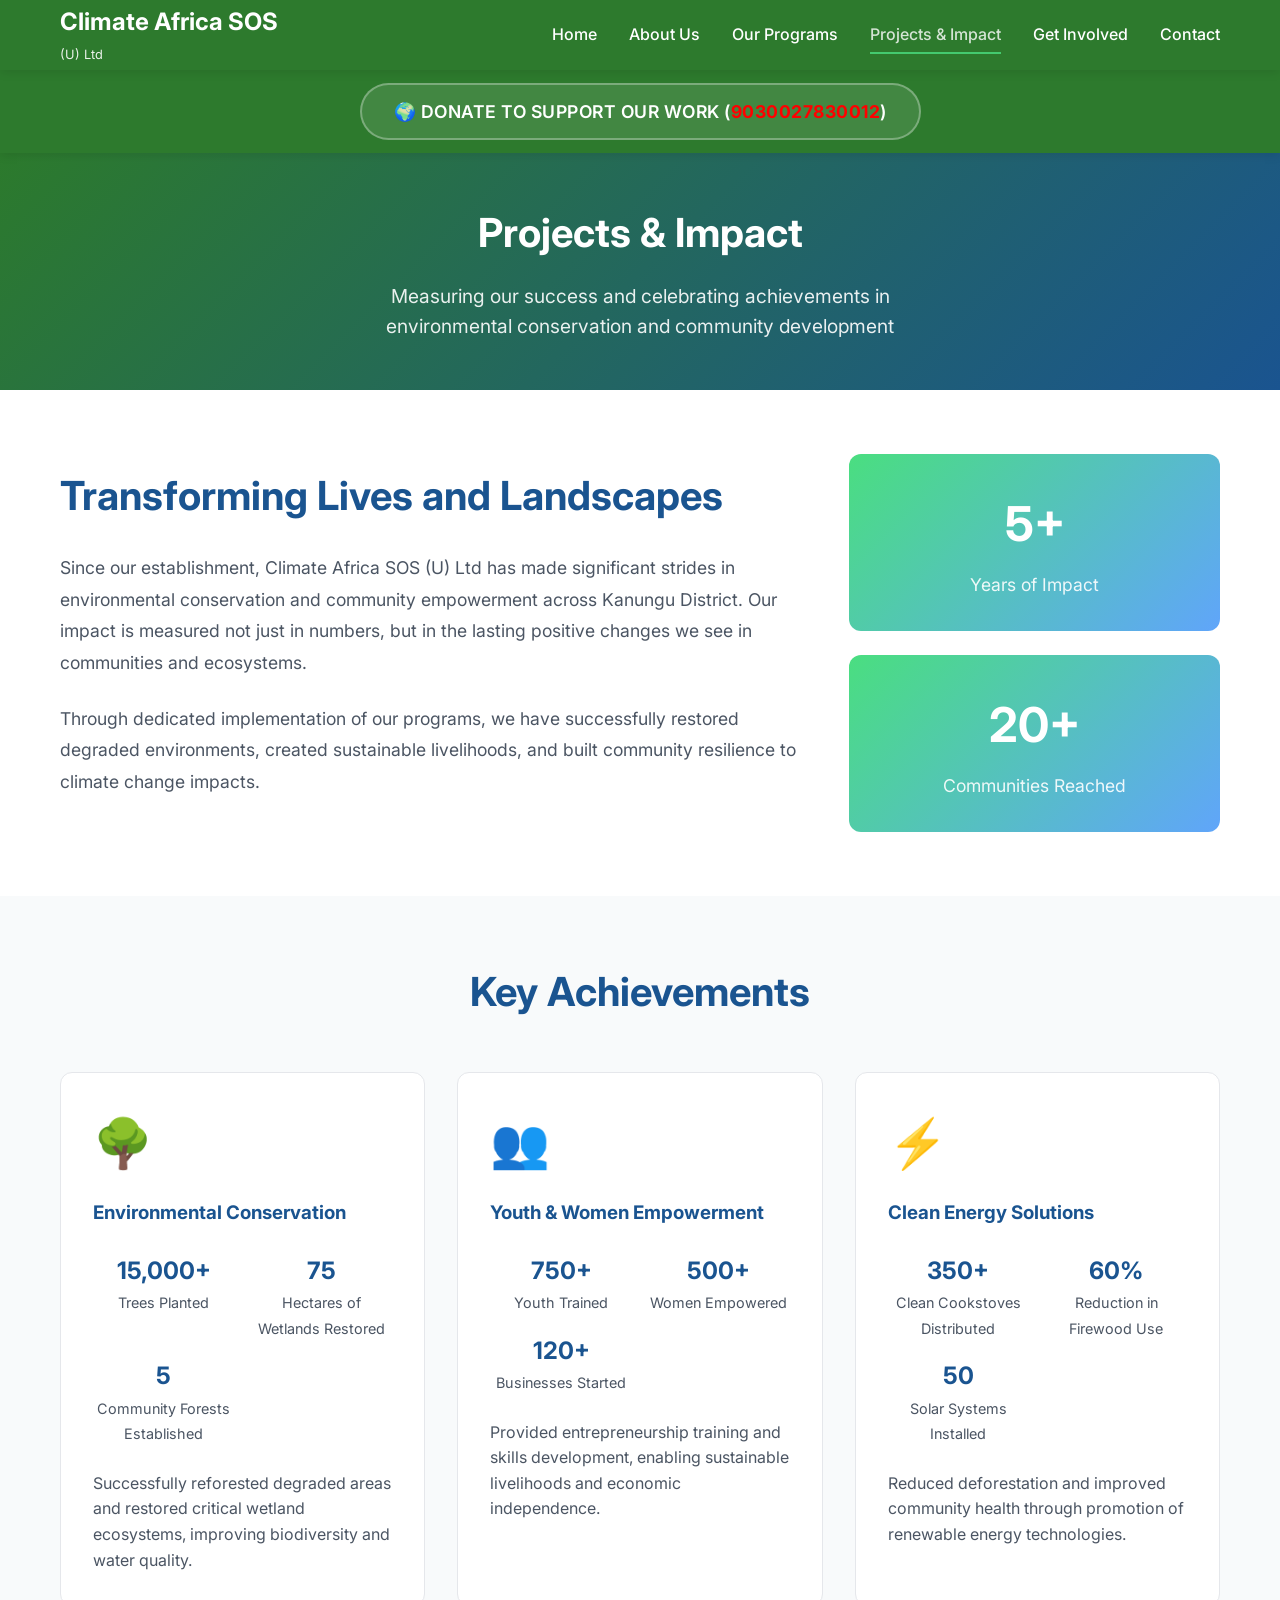
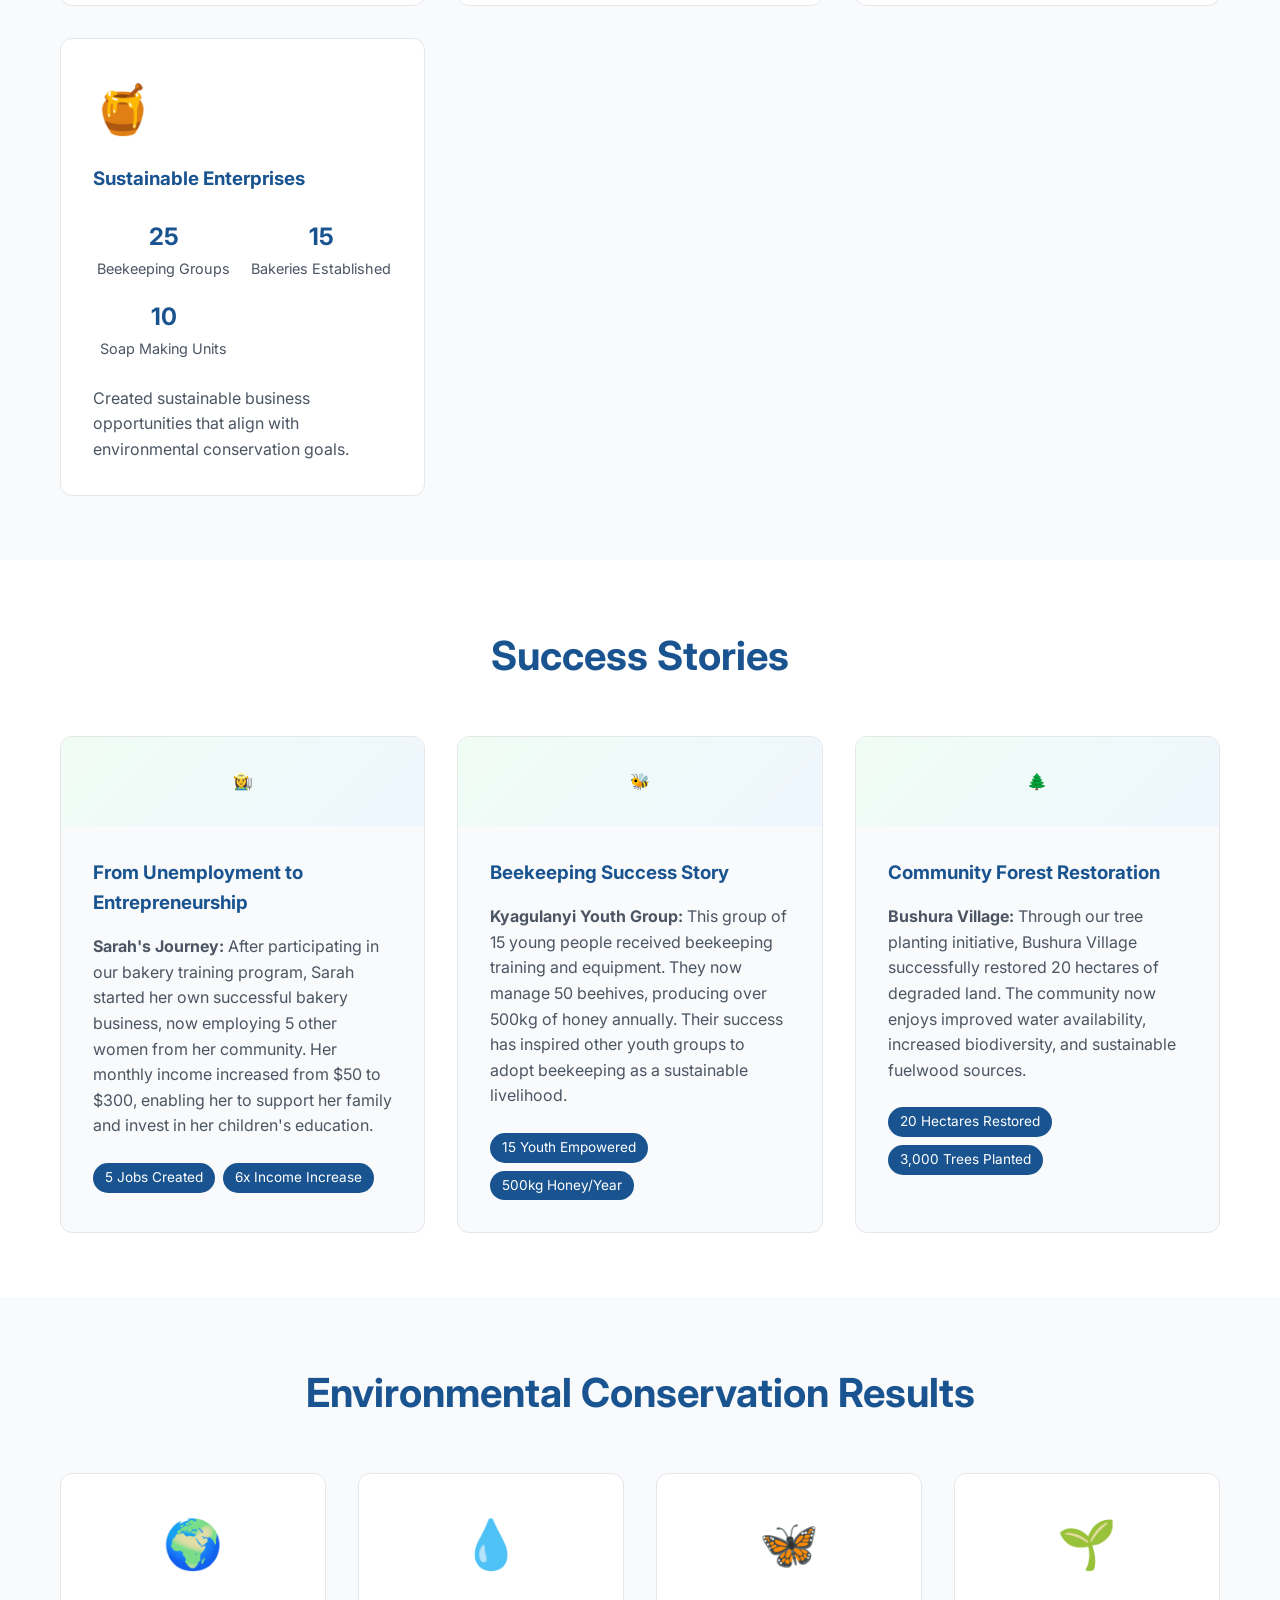
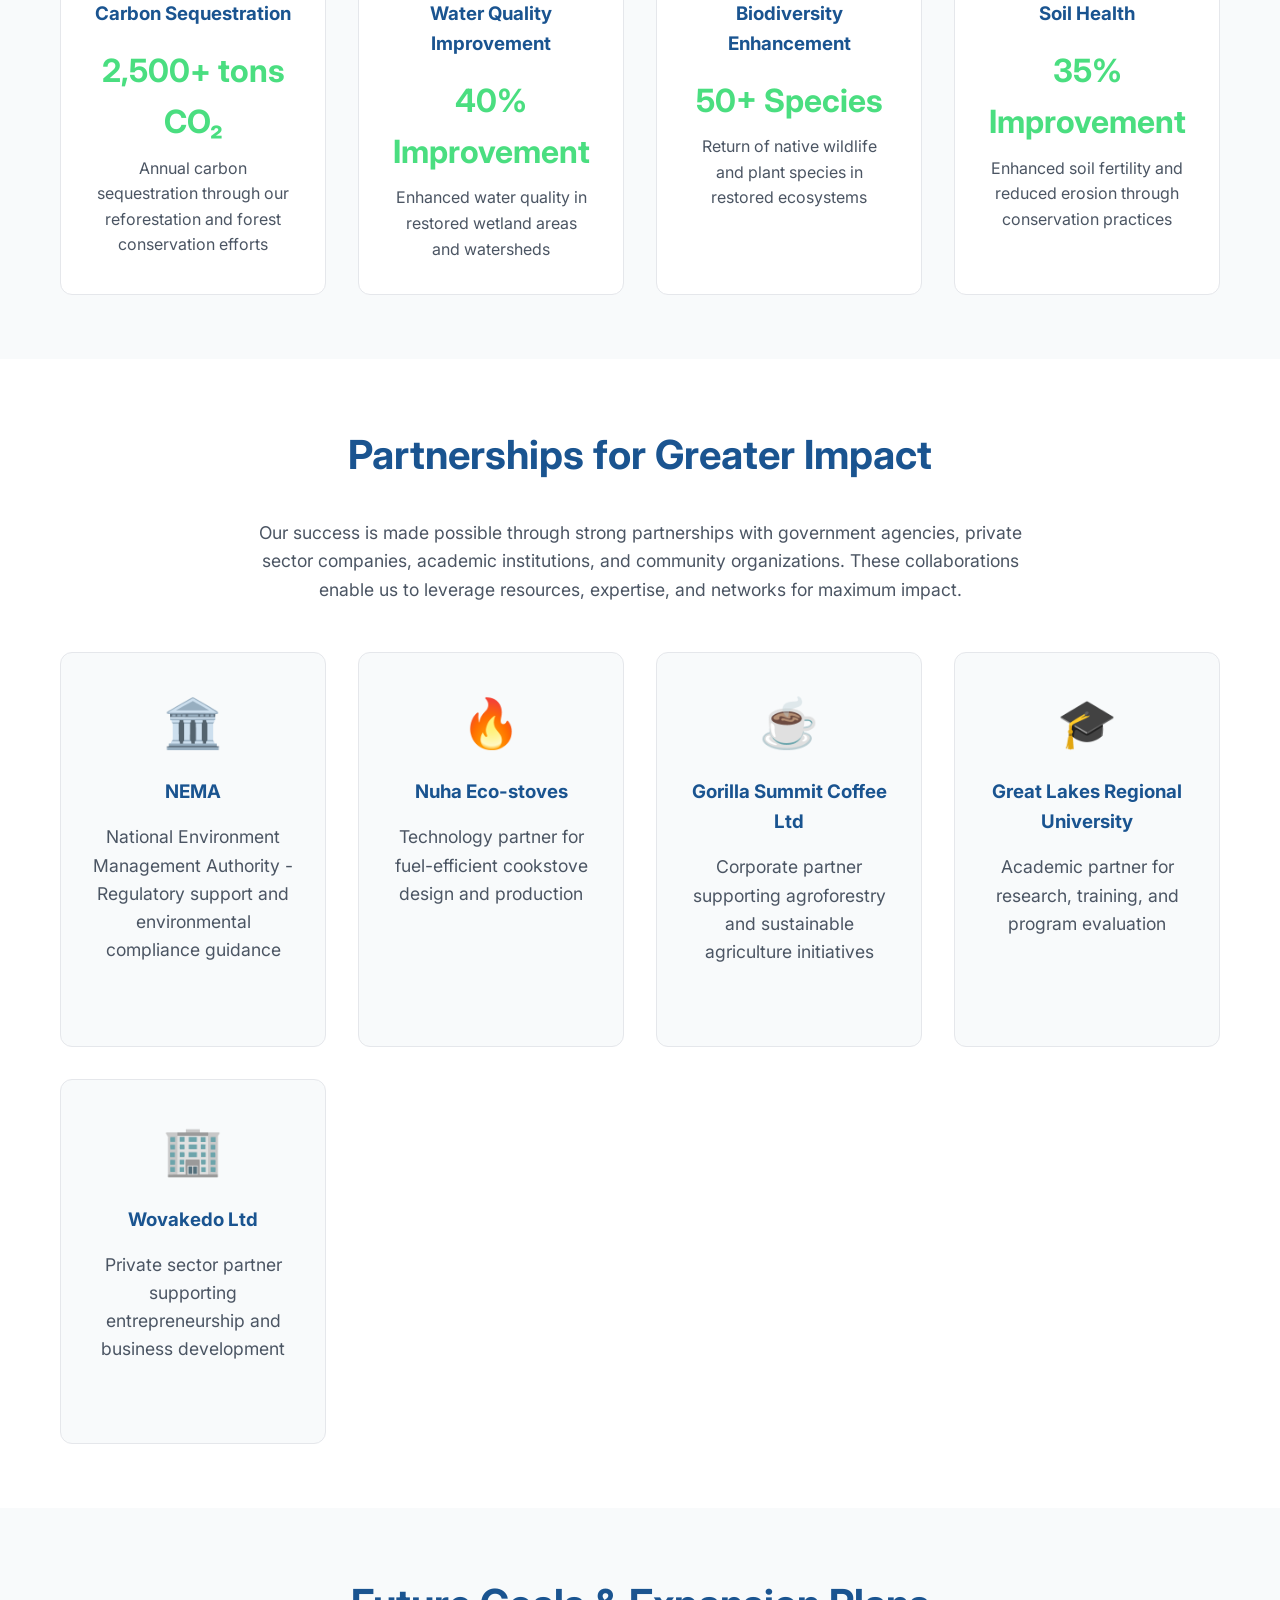
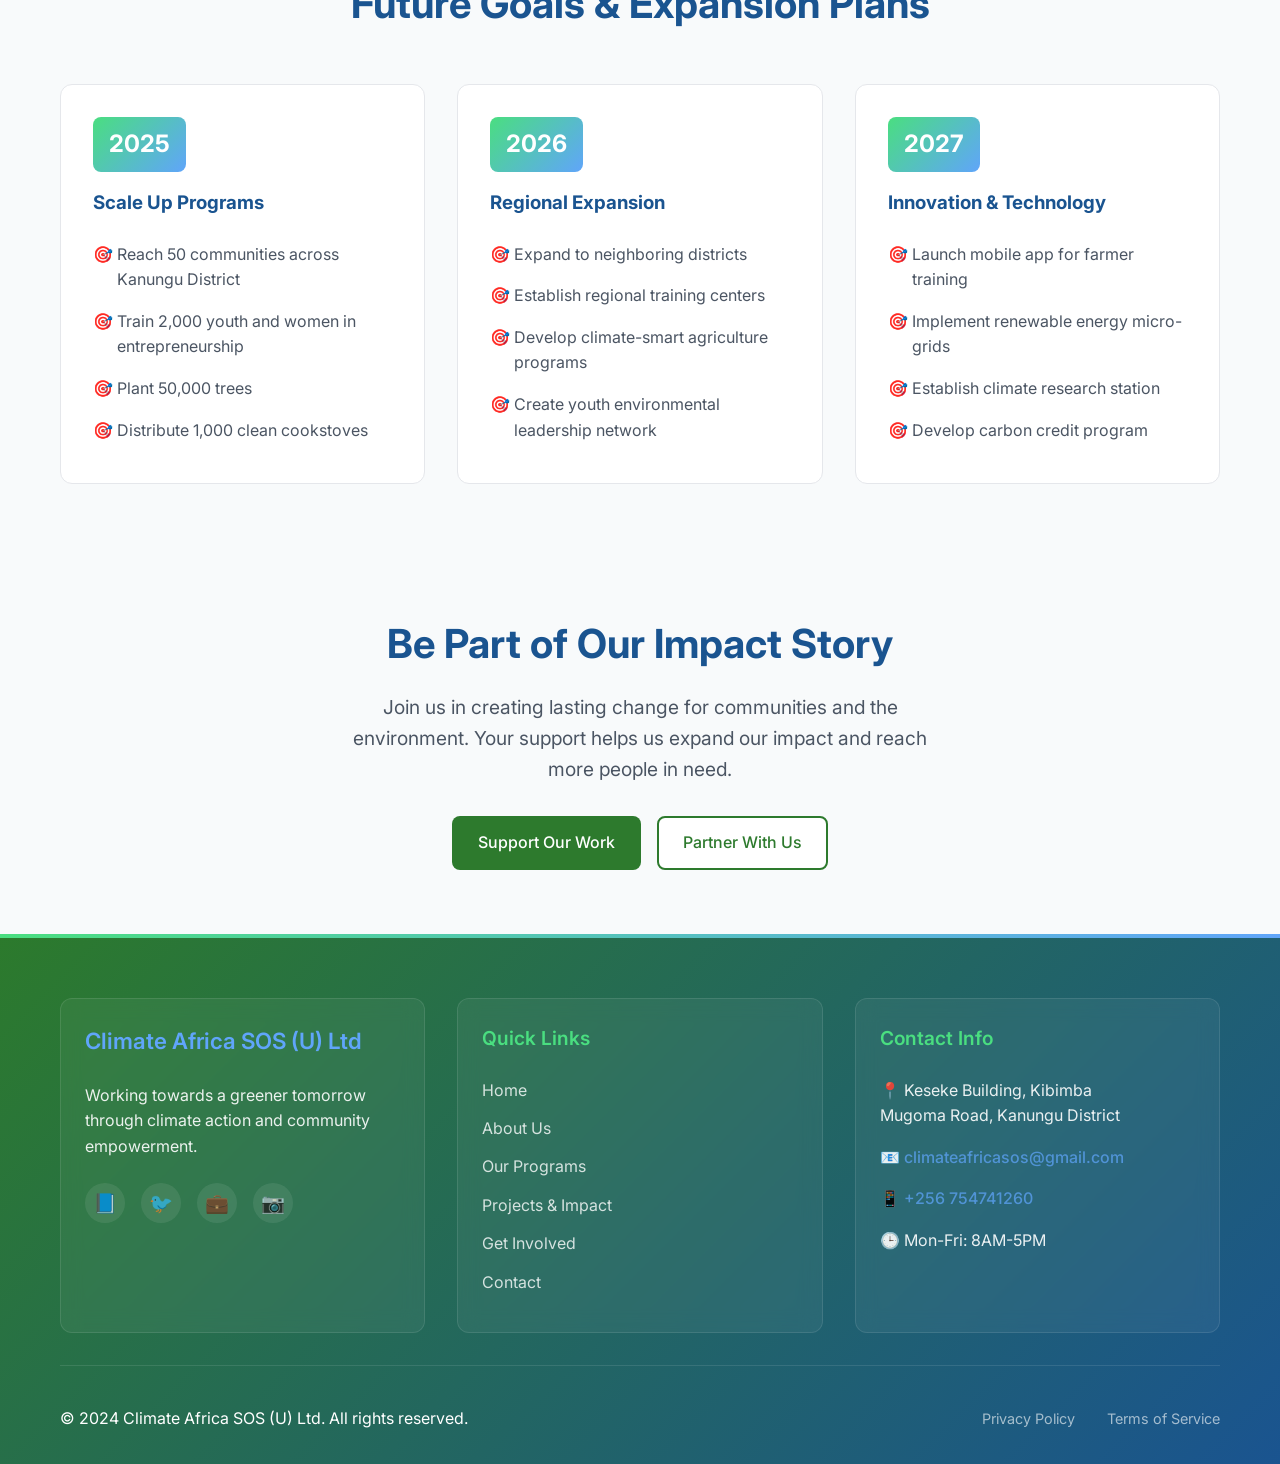
<file: impact.html>
<!DOCTYPE html>
<html lang="en">
<head>
    <meta charset="UTF-8">
    <meta name="viewport" content="width=device-width, initial-scale=1.0">
    <title>Projects & Impact - Climate Africa SOS (U) Ltd</title>
    <meta name="description" content="Discover Climate Africa SOS achievements, environmental conservation results, and the impact of our programs in Kanungu District, Uganda.">
    <link rel="stylesheet" href="styles.css">
    <link rel="preconnect" href="https://fonts.googleapis.com">
    <link rel="preconnect" href="https://fonts.gstatic.com" crossorigin>
    <link href="https://fonts.googleapis.com/css2?family=Inter:wght@300;400;500;600;700&display=swap" rel="stylesheet">
</head>
<body>
    <header class="header">
        <nav class="nav">
            <div class="nav-container">
                <div class="logo">
                    <h1>Climate Africa SOS</h1>
                    <span class="tagline">(U) Ltd</span>
                </div>
                <button class="nav-toggle" aria-label="Toggle navigation">
                    <span></span>
                    <span></span>
                    <span></span>
                </button>
                <ul class="nav-menu">
                    <li><a href="index.html">Home</a></li>
                    <li><a href="about.html">About Us</a></li>
                    <li><a href="programs.html">Our Programs</a></li>
                    <li><a href="impact.html" class="active">Projects & Impact</a></li>
                    <li><a href="get-involved.html">Get Involved</a></li>
                    <li><a href="contact.html">Contact</a></li>
                </ul>
            </div>
        </nav>
    </header>

    <!-- Donation Banner -->
    <div class="donation-banner">
        <button class="donation-btn" onclick="copyAccountNumber()">🌍 Donate to support our work (<span class="account-number">9030027830012</span>)</button>
    </div>

    <main>
        <section class="page-header">
            <div class="container">
                <h1>Projects & Impact</h1>
                <p>Measuring our success and celebrating achievements in environmental conservation and community development</p>
            </div>
        </section>

        <section class="impact-overview">
            <div class="container">
                <div class="overview-content">
                    <div class="overview-text">
                        <h2>Transforming Lives and Landscapes</h2>
                        <p>Since our establishment, Climate Africa SOS (U) Ltd has made significant strides in environmental conservation and community empowerment across Kanungu District. Our impact is measured not just in numbers, but in the lasting positive changes we see in communities and ecosystems.</p>
                        <p>Through dedicated implementation of our programs, we have successfully restored degraded environments, created sustainable livelihoods, and built community resilience to climate change impacts.</p>
                    </div>
                    <div class="overview-stats">
                        <div class="stat-highlight">
                            <div class="stat-number-large">5+</div>
                            <div class="stat-label">Years of Impact</div>
                        </div>
                        <div class="stat-highlight">
                            <div class="stat-number-large">20+</div>
                            <div class="stat-label">Communities Reached</div>
                        </div>
                    </div>
                </div>
            </div>
        </section>

        <section class="key-achievements">
            <div class="container">
                <h2>Key Achievements</h2>
                <div class="achievements-grid">
                    <div class="achievement-card">
                        <div class="achievement-icon">🌳</div>
                        <h3>Environmental Conservation</h3>
                        <div class="achievement-stats">
                            <div class="stat">
                                <span class="number">15,000+</span>
                                <span class="label">Trees Planted</span>
                            </div>
                            <div class="stat">
                                <span class="number">75</span>
                                <span class="label">Hectares of Wetlands Restored</span>
                            </div>
                            <div class="stat">
                                <span class="number">5</span>
                                <span class="label">Community Forests Established</span>
                            </div>
                        </div>
                        <p>Successfully reforested degraded areas and restored critical wetland ecosystems, improving biodiversity and water quality.</p>
                    </div>

                    <div class="achievement-card">
                        <div class="achievement-icon">👥</div>
                        <h3>Youth & Women Empowerment</h3>
                        <div class="achievement-stats">
                            <div class="stat">
                                <span class="number">750+</span>
                                <span class="label">Youth Trained</span>
                            </div>
                            <div class="stat">
                                <span class="number">500+</span>
                                <span class="label">Women Empowered</span>
                            </div>
                            <div class="stat">
                                <span class="number">120+</span>
                                <span class="label">Businesses Started</span>
                            </div>
                        </div>
                        <p>Provided entrepreneurship training and skills development, enabling sustainable livelihoods and economic independence.</p>
                    </div>

                    <div class="achievement-card">
                        <div class="achievement-icon">⚡</div>
                        <h3>Clean Energy Solutions</h3>
                        <div class="achievement-stats">
                            <div class="stat">
                                <span class="number">350+</span>
                                <span class="label">Clean Cookstoves Distributed</span>
                            </div>
                            <div class="stat">
                                <span class="number">60%</span>
                                <span class="label">Reduction in Firewood Use</span>
                            </div>
                            <div class="stat">
                                <span class="number">50</span>
                                <span class="label">Solar Systems Installed</span>
                            </div>
                        </div>
                        <p>Reduced deforestation and improved community health through promotion of renewable energy technologies.</p>
                    </div>

                    <div class="achievement-card">
                        <div class="achievement-icon">🍯</div>
                        <h3>Sustainable Enterprises</h3>
                        <div class="achievement-stats">
                            <div class="stat">
                                <span class="number">25</span>
                                <span class="label">Beekeeping Groups</span>
                            </div>
                            <div class="stat">
                                <span class="number">15</span>
                                <span class="label">Bakeries Established</span>
                            </div>
                            <div class="stat">
                                <span class="number">10</span>
                                <span class="label">Soap Making Units</span>
                            </div>
                        </div>
                        <p>Created sustainable business opportunities that align with environmental conservation goals.</p>
                    </div>
                </div>
            </div>
        </section>

        <section class="success-stories">
            <div class="container">
                <h2>Success Stories</h2>
                <div class="stories-grid">
                    <div class="story-card">
                        <div class="story-image">
                            <div class="placeholder-image">👩‍🌾</div>
                        </div>
                        <div class="story-content">
                            <h3>From Unemployment to Entrepreneurship</h3>
                            <p><strong>Sarah's Journey:</strong> After participating in our bakery training program, Sarah started her own successful bakery business, now employing 5 other women from her community. Her monthly income increased from $50 to $300, enabling her to support her family and invest in her children's education.</p>
                            <div class="story-impact">
                                <span class="impact-tag">5 Jobs Created</span>
                                <span class="impact-tag">6x Income Increase</span>
                            </div>
                        </div>
                    </div>

                    <div class="story-card">
                        <div class="story-image">
                            <div class="placeholder-image">🐝</div>
                        </div>
                        <div class="story-content">
                            <h3>Beekeeping Success Story</h3>
                            <p><strong>Kyagulanyi Youth Group:</strong> This group of 15 young people received beekeeping training and equipment. They now manage 50 beehives, producing over 500kg of honey annually. Their success has inspired other youth groups to adopt beekeeping as a sustainable livelihood.</p>
                            <div class="story-impact">
                                <span class="impact-tag">15 Youth Empowered</span>
                                <span class="impact-tag">500kg Honey/Year</span>
                            </div>
                        </div>
                    </div>

                    <div class="story-card">
                        <div class="story-image">
                            <div class="placeholder-image">🌲</div>
                        </div>
                        <div class="story-content">
                            <h3>Community Forest Restoration</h3>
                            <p><strong>Bushura Village:</strong> Through our tree planting initiative, Bushura Village successfully restored 20 hectares of degraded land. The community now enjoys improved water availability, increased biodiversity, and sustainable fuelwood sources.</p>
                            <div class="story-impact">
                                <span class="impact-tag">20 Hectares Restored</span>
                                <span class="impact-tag">3,000 Trees Planted</span>
                            </div>
                        </div>
                    </div>
                </div>
            </div>
        </section>

        <section class="environmental-impact">
            <div class="container">
                <h2>Environmental Conservation Results</h2>
                <div class="environmental-metrics">
                    <div class="metric-item">
                        <div class="metric-icon">🌍</div>
                        <h3>Carbon Sequestration</h3>
                        <div class="metric-value">2,500+ tons CO₂</div>
                        <p>Annual carbon sequestration through our reforestation and forest conservation efforts</p>
                    </div>
                    <div class="metric-item">
                        <div class="metric-icon">💧</div>
                        <h3>Water Quality Improvement</h3>
                        <div class="metric-value">40% Improvement</div>
                        <p>Enhanced water quality in restored wetland areas and watersheds</p>
                    </div>
                    <div class="metric-item">
                        <div class="metric-icon">🦋</div>
                        <h3>Biodiversity Enhancement</h3>
                        <div class="metric-value">50+ Species</div>
                        <p>Return of native wildlife and plant species in restored ecosystems</p>
                    </div>
                    <div class="metric-item">
                        <div class="metric-icon">🌱</div>
                        <h3>Soil Health</h3>
                        <div class="metric-value">35% Improvement</div>
                        <p>Enhanced soil fertility and reduced erosion through conservation practices</p>
                    </div>
                </div>
            </div>
        </section>

        <section class="partners-impact">
            <div class="container">
                <h2>Partnerships for Greater Impact</h2>
                <div class="partners-content">
                    <p>Our success is made possible through strong partnerships with government agencies, private sector companies, academic institutions, and community organizations. These collaborations enable us to leverage resources, expertise, and networks for maximum impact.</p>
                    
                    <div class="partners-grid">
                        <div class="partner-item">
                            <div class="partner-logo">🏛️</div>
                            <h3>NEMA</h3>
                            <p>National Environment Management Authority - Regulatory support and environmental compliance guidance</p>
                        </div>
                        <div class="partner-item">
                            <div class="partner-logo">🔥</div>
                            <h3>Nuha Eco-stoves</h3>
                            <p>Technology partner for fuel-efficient cookstove design and production</p>
                        </div>
                        <div class="partner-item">
                            <div class="partner-logo">☕</div>
                            <h3>Gorilla Summit Coffee Ltd</h3>
                            <p>Corporate partner supporting agroforestry and sustainable agriculture initiatives</p>
                        </div>
                        <div class="partner-item">
                            <div class="partner-logo">🎓</div>
                            <h3>Great Lakes Regional University</h3>
                            <p>Academic partner for research, training, and program evaluation</p>
                        </div>
                        <div class="partner-item">
                            <div class="partner-logo">🏢</div>
                            <h3>Wovakedo Ltd</h3>
                            <p>Private sector partner supporting entrepreneurship and business development</p>
                        </div>
                    </div>
                </div>
            </div>
        </section>

        <section class="future-goals">
            <div class="container">
                <h2>Future Goals & Expansion Plans</h2>
                <div class="goals-grid">
                    <div class="goal-item">
                        <div class="goal-year">2025</div>
                        <h3>Scale Up Programs</h3>
                        <ul>
                            <li>Reach 50 communities across Kanungu District</li>
                            <li>Train 2,000 youth and women in entrepreneurship</li>
                            <li>Plant 50,000 trees</li>
                            <li>Distribute 1,000 clean cookstoves</li>
                        </ul>
                    </div>
                    <div class="goal-item">
                        <div class="goal-year">2026</div>
                        <h3>Regional Expansion</h3>
                        <ul>
                            <li>Expand to neighboring districts</li>
                            <li>Establish regional training centers</li>
                            <li>Develop climate-smart agriculture programs</li>
                            <li>Create youth environmental leadership network</li>
                        </ul>
                    </div>
                    <div class="goal-item">
                        <div class="goal-year">2027</div>
                        <h3>Innovation & Technology</h3>
                        <ul>
                            <li>Launch mobile app for farmer training</li>
                            <li>Implement renewable energy micro-grids</li>
                            <li>Establish climate research station</li>
                            <li>Develop carbon credit program</li>
                        </ul>
                    </div>
                </div>
            </div>
        </section>

        <section class="cta">
            <div class="container">
                <div class="cta-content">
                    <h2>Be Part of Our Impact Story</h2>
                    <p>Join us in creating lasting change for communities and the environment. Your support helps us expand our impact and reach more people in need.</p>
                    <div class="cta-buttons">
                        <a href="get-involved.html" class="btn btn-primary">Support Our Work</a>
                        <a href="contact.html" class="btn btn-secondary">Partner With Us</a>
                    </div>
                </div>
            </div>
        </section>
    </main>

    <footer class="footer">
        <div class="container">
            <div class="footer-content">
                <div class="footer-section">
                    <h3>Climate Africa SOS (U) Ltd</h3>
                    <p>Working towards a greener tomorrow through climate action and community empowerment.</p>
                    <div class="footer-social">
                        <a href="#" aria-label="Facebook">📘</a>
                        <a href="#" aria-label="Twitter">🐦</a>
                        <a href="#" aria-label="LinkedIn">💼</a>
                        <a href="#" aria-label="Instagram">📷</a>
                    </div>
                </div>
                <div class="footer-section">
                    <h4>Quick Links</h4>
                    <ul>
                        <li><a href="index.html">Home</a></li>
                        <li><a href="about.html">About Us</a></li>
                        <li><a href="programs.html">Our Programs</a></li>
                        <li><a href="impact.html">Projects & Impact</a></li>
                        <li><a href="get-involved.html">Get Involved</a></li>
                        <li><a href="contact.html">Contact</a></li>
                    </ul>
                </div>
                <div class="footer-section">
                    <h4>Contact Info</h4>
                    <p>📍 Keseke Building, Kibimba<br>Mugoma Road, Kanungu District</p>
                    <p>📧 <a href="mailto:climateafricasos@gmail.com" class="email-link">climateafricasos@gmail.com</a></p>
                    <p>📱 <a href="tel:+256754741260" class="phone-link">+256 754741260</a></p>
                    <p>🕒 Mon-Fri: 8AM-5PM</p>
                </div>
            </div>
            <div class="footer-bottom">
                <p>&copy; 2024 Climate Africa SOS (U) Ltd. All rights reserved.</p>
                <div class="footer-bottom-links">
                    <a href="#">Privacy Policy</a>
                    <a href="#">Terms of Service</a>
                </div>
            </div>
        </div>
    </footer>

    <script src="script.js"></script>
</body>
</html>
</file>
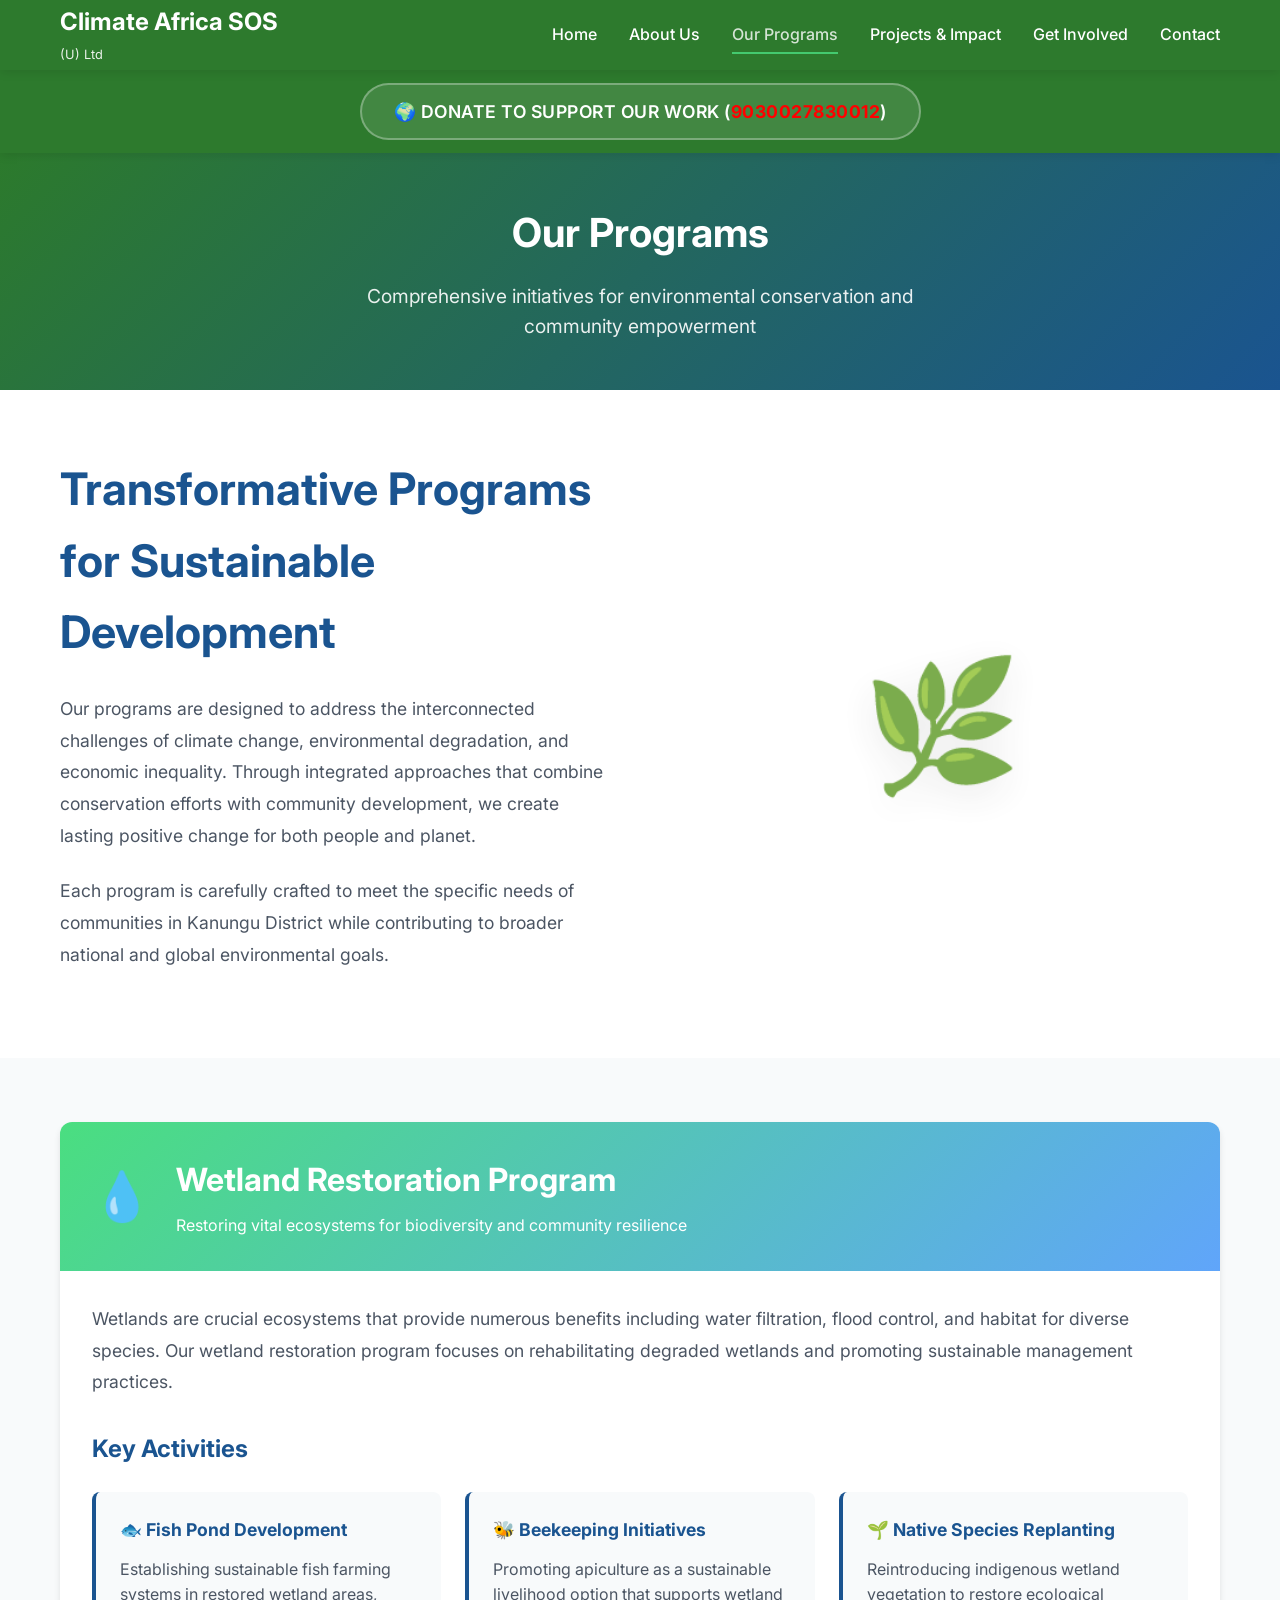
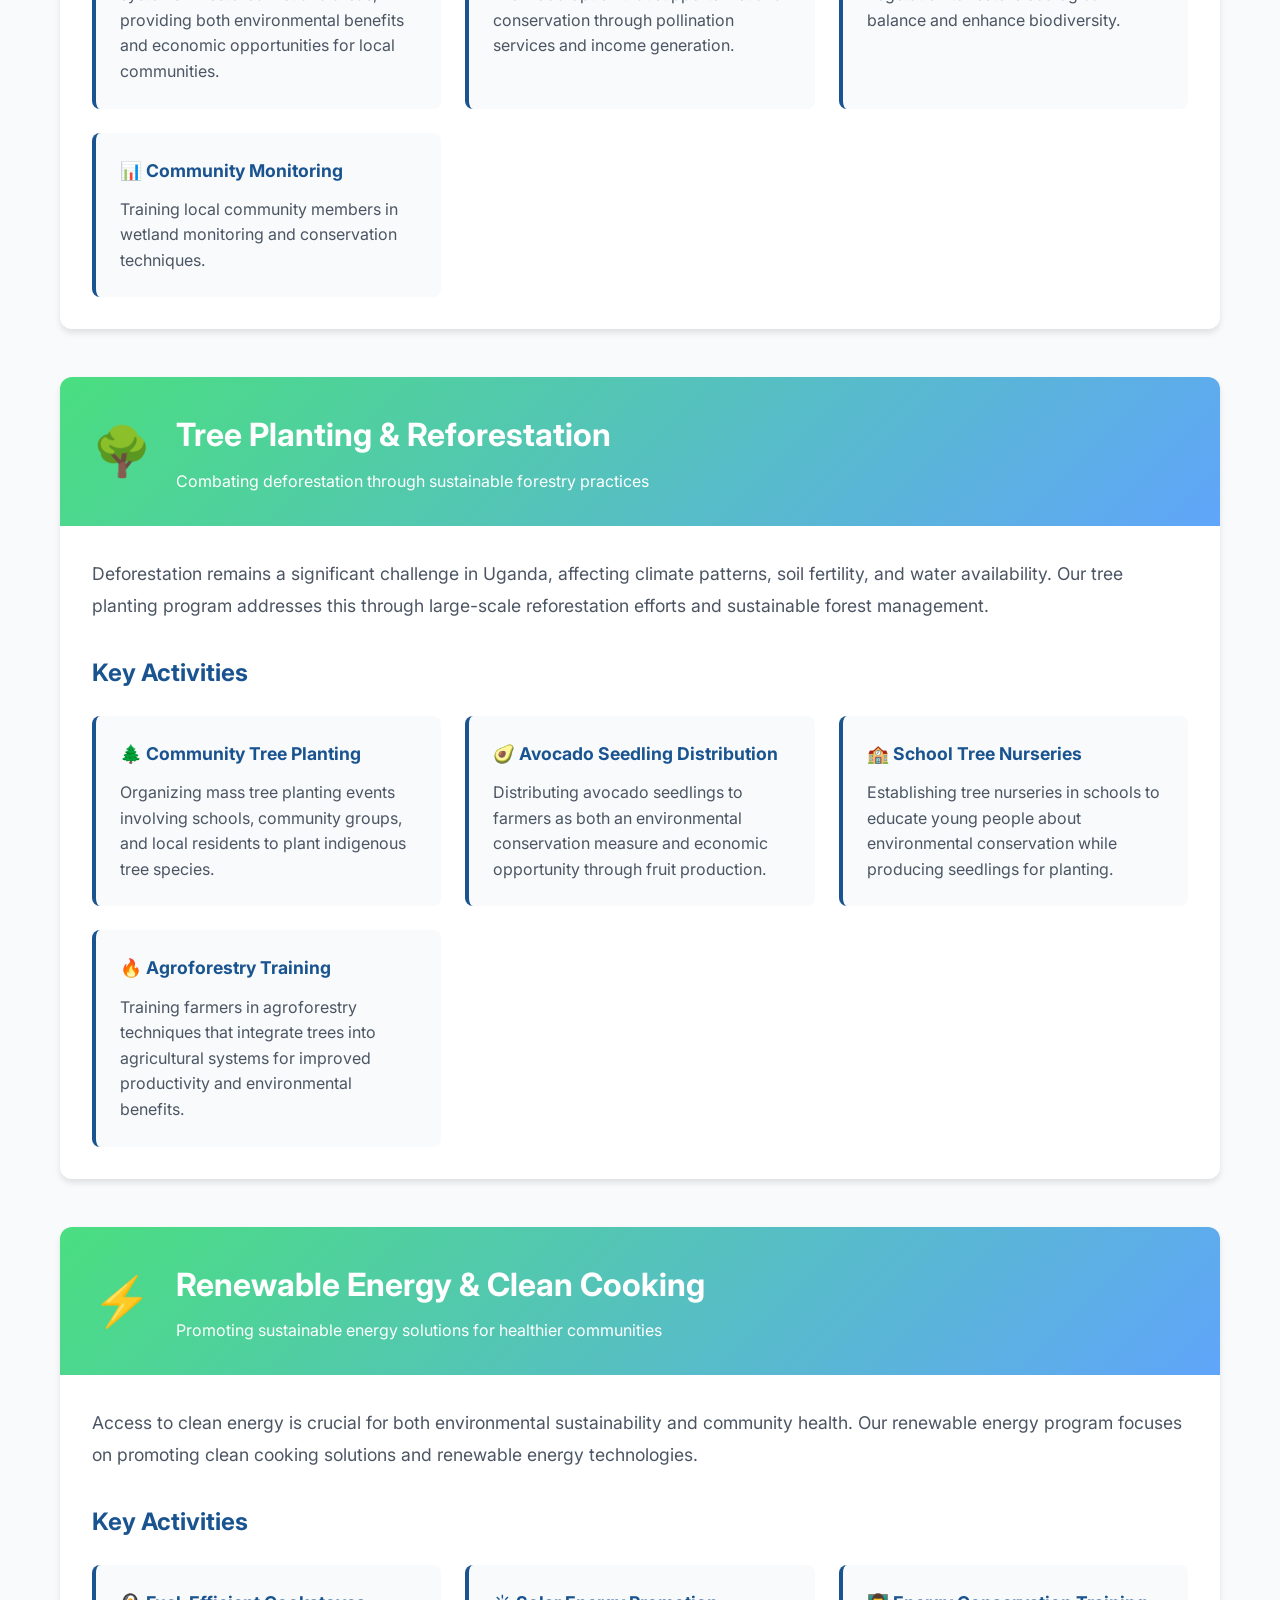
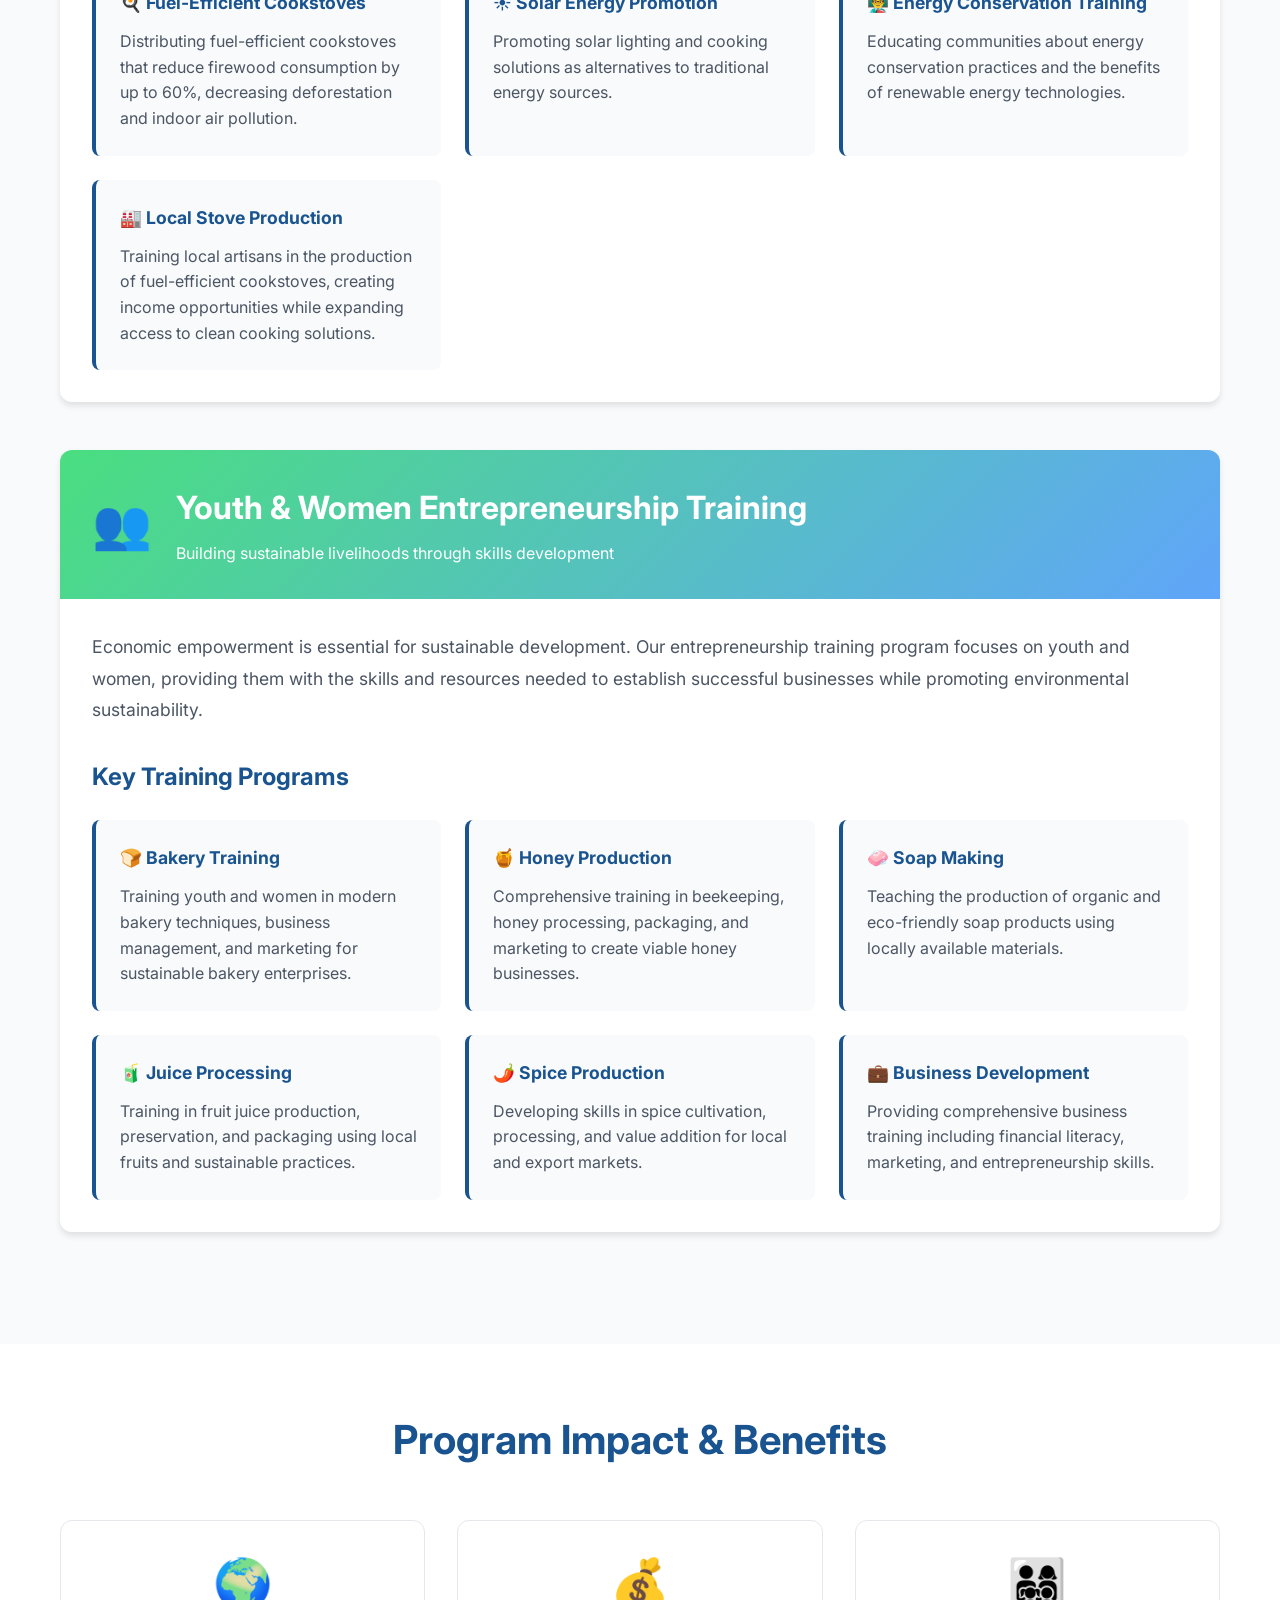
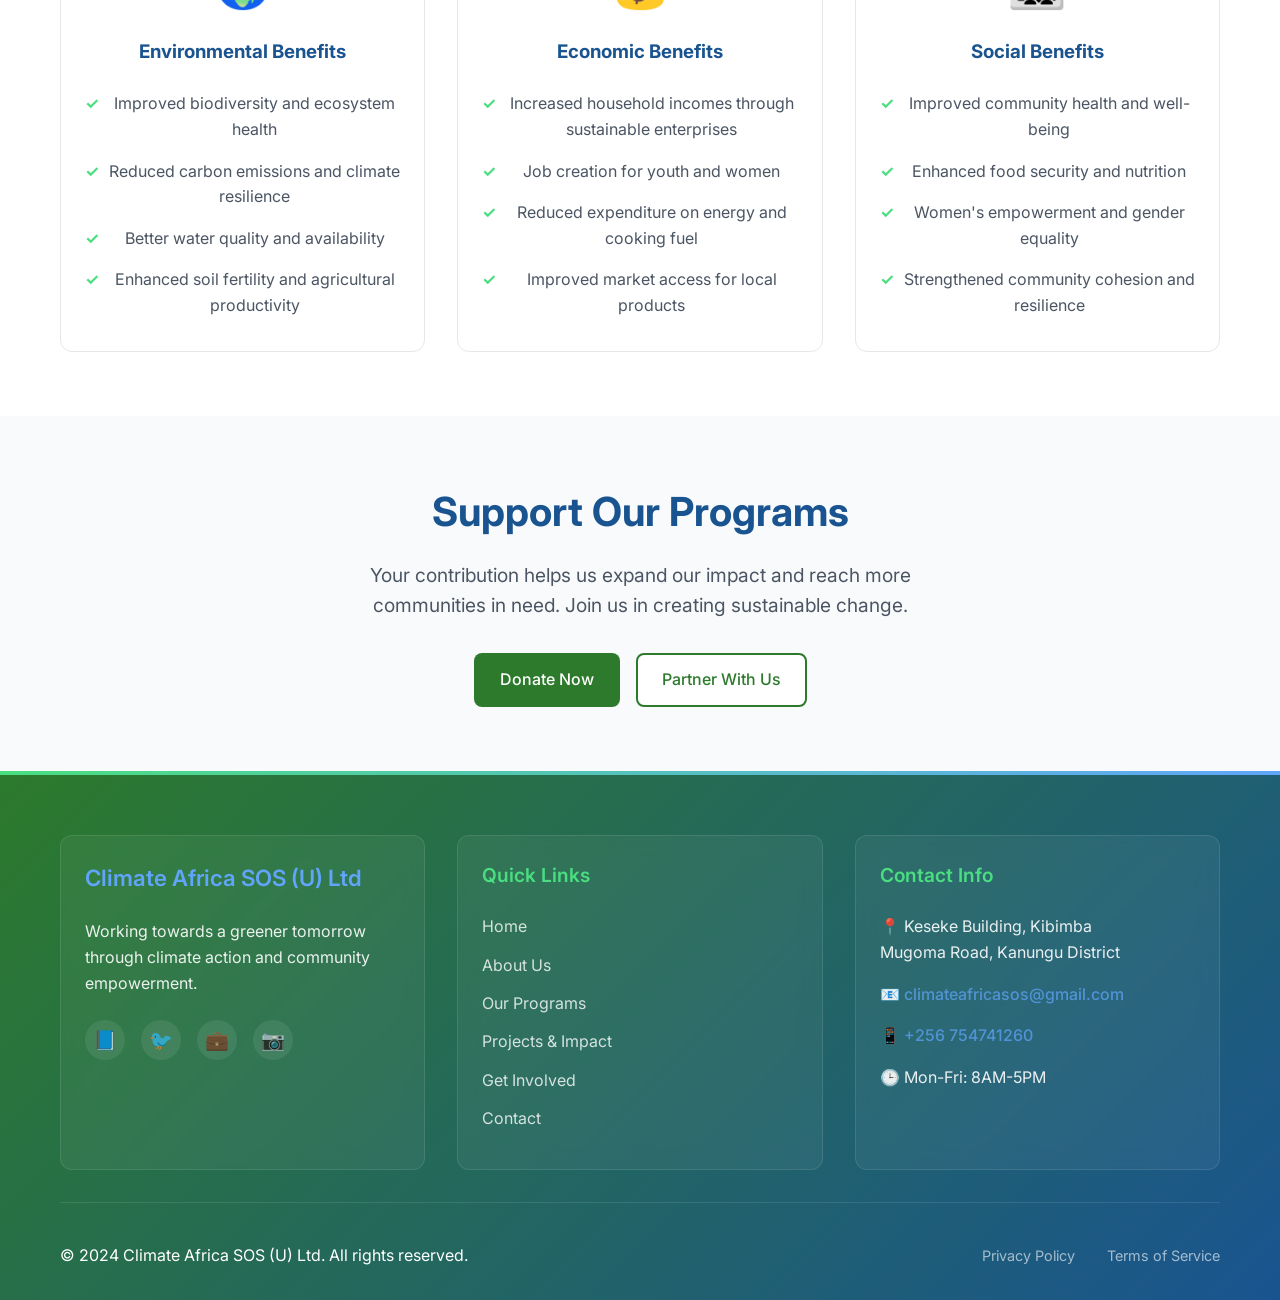
<file: programs.html>
<!DOCTYPE html>
<html lang="en">
<head>
    <meta charset="UTF-8">
    <meta name="viewport" content="width=device-width, initial-scale=1.0">
    <title>Our Programs - Climate Africa SOS (U) Ltd</title>
    <meta name="description" content="Explore Climate Africa SOS programs: wetland restoration, tree planting, renewable energy, and youth & women entrepreneurship training in Kanungu District, Uganda.">
    <link rel="stylesheet" href="styles.css">
    <link rel="preconnect" href="https://fonts.googleapis.com">
    <link rel="preconnect" href="https://fonts.gstatic.com" crossorigin>
    <link href="https://fonts.googleapis.com/css2?family=Inter:wght@300;400;500;600;700&display=swap" rel="stylesheet">
</head>
<body>
    <header class="header">
        <nav class="nav">
            <div class="nav-container">
                <div class="logo">
                    <h1>Climate Africa SOS</h1>
                    <span class="tagline">(U) Ltd</span>
                </div>
                <button class="nav-toggle" aria-label="Toggle navigation">
                    <span></span>
                    <span></span>
                    <span></span>
                </button>
                <ul class="nav-menu">
                    <li><a href="index.html">Home</a></li>
                    <li><a href="about.html">About Us</a></li>
                    <li><a href="programs.html" class="active">Our Programs</a></li>
                    <li><a href="impact.html">Projects & Impact</a></li>
                    <li><a href="get-involved.html">Get Involved</a></li>
                    <li><a href="contact.html">Contact</a></li>
                </ul>
            </div>
        </nav>
    </header>

    <!-- Donation Banner -->
    <div class="donation-banner">
        <button class="donation-btn" onclick="copyAccountNumber()">🌍 Donate to support our work (<span class="account-number">9030027830012</span>)</button>
    </div>

    <main>
        <section class="page-header">
            <div class="container">
                <h1>Our Programs</h1>
                <p>Comprehensive initiatives for environmental conservation and community empowerment</p>
            </div>
        </section>

        <section class="programs-intro">
            <div class="container">
                <div class="intro-content">
                    <div class="intro-text">
                        <h2>Transformative Programs for Sustainable Development</h2>
                        <p>Our programs are designed to address the interconnected challenges of climate change, environmental degradation, and economic inequality. Through integrated approaches that combine conservation efforts with community development, we create lasting positive change for both people and planet.</p>
                        <p>Each program is carefully crafted to meet the specific needs of communities in Kanungu District while contributing to broader national and global environmental goals.</p>
                    </div>
                    <div class="intro-image">
                        <div class="placeholder-image">🌿</div>
                    </div>
                </div>
            </div>
        </section>

        <section class="program-details">
            <div class="container">
                <!-- Wetland Restoration Program -->
                <div class="program-section">
                    <div class="program-header">
                        <div class="program-icon">💧</div>
                        <div class="program-title">
                            <h2>Wetland Restoration Program</h2>
                            <p>Restoring vital ecosystems for biodiversity and community resilience</p>
                        </div>
                    </div>
                    
                    <div class="program-content">
                        <div class="program-description">
                            <p>Wetlands are crucial ecosystems that provide numerous benefits including water filtration, flood control, and habitat for diverse species. Our wetland restoration program focuses on rehabilitating degraded wetlands and promoting sustainable management practices.</p>
                        </div>
                        
                        <div class="program-activities">
                            <h3>Key Activities</h3>
                            <div class="activities-grid">
                                <div class="activity-item">
                                    <h4>🐟 Fish Pond Development</h4>
                                    <p>Establishing sustainable fish farming systems in restored wetland areas, providing both environmental benefits and economic opportunities for local communities.</p>
                                </div>
                                <div class="activity-item">
                                    <h4>🐝 Beekeeping Initiatives</h4>
                                    <p>Promoting apiculture as a sustainable livelihood option that supports wetland conservation through pollination services and income generation.</p>
                                </div>
                                <div class="activity-item">
                                    <h4>🌱 Native Species Replanting</h4>
                                    <p>Reintroducing indigenous wetland vegetation to restore ecological balance and enhance biodiversity.</p>
                                </div>
                                <div class="activity-item">
                                    <h4>📊 Community Monitoring</h4>
                                    <p>Training local community members in wetland monitoring and conservation techniques.</p>
                                </div>
                            </div>
                        </div>
                    </div>
                </div>

                <!-- Tree Planting Program -->
                <div class="program-section">
                    <div class="program-header">
                        <div class="program-icon">🌳</div>
                        <div class="program-title">
                            <h2>Tree Planting & Reforestation</h2>
                            <p>Combating deforestation through sustainable forestry practices</p>
                        </div>
                    </div>
                    
                    <div class="program-content">
                        <div class="program-description">
                            <p>Deforestation remains a significant challenge in Uganda, affecting climate patterns, soil fertility, and water availability. Our tree planting program addresses this through large-scale reforestation efforts and sustainable forest management.</p>
                        </div>
                        
                        <div class="program-activities">
                            <h3>Key Activities</h3>
                            <div class="activities-grid">
                                <div class="activity-item">
                                    <h4>🌲 Community Tree Planting</h4>
                                    <p>Organizing mass tree planting events involving schools, community groups, and local residents to plant indigenous tree species.</p>
                                </div>
                                <div class="activity-item">
                                    <h4>🥑 Avocado Seedling Distribution</h4>
                                    <p>Distributing avocado seedlings to farmers as both an environmental conservation measure and economic opportunity through fruit production.</p>
                                </div>
                                <div class="activity-item">
                                    <h4>🏫 School Tree Nurseries</h4>
                                    <p>Establishing tree nurseries in schools to educate young people about environmental conservation while producing seedlings for planting.</p>
                                </div>
                                <div class="activity-item">
                                    <h4>🔥 Agroforestry Training</h4>
                                    <p>Training farmers in agroforestry techniques that integrate trees into agricultural systems for improved productivity and environmental benefits.</p>
                                </div>
                            </div>
                        </div>
                    </div>
                </div>

                <!-- Renewable Energy Program -->
                <div class="program-section">
                    <div class="program-header">
                        <div class="program-icon">⚡</div>
                        <div class="program-title">
                            <h2>Renewable Energy & Clean Cooking</h2>
                            <p>Promoting sustainable energy solutions for healthier communities</p>
                        </div>
                    </div>
                    
                    <div class="program-content">
                        <div class="program-description">
                            <p>Access to clean energy is crucial for both environmental sustainability and community health. Our renewable energy program focuses on promoting clean cooking solutions and renewable energy technologies.</p>
                        </div>
                        
                        <div class="program-activities">
                            <h3>Key Activities</h3>
                            <div class="activities-grid">
                                <div class="activity-item">
                                    <h4>🍳 Fuel-Efficient Cookstoves</h4>
                                    <p>Distributing fuel-efficient cookstoves that reduce firewood consumption by up to 60%, decreasing deforestation and indoor air pollution.</p>
                                </div>
                                <div class="activity-item">
                                    <h4>☀️ Solar Energy Promotion</h4>
                                    <p>Promoting solar lighting and cooking solutions as alternatives to traditional energy sources.</p>
                                </div>
                                <div class="activity-item">
                                    <h4>👨‍🏫 Energy Conservation Training</h4>
                                    <p>Educating communities about energy conservation practices and the benefits of renewable energy technologies.</p>
                                </div>
                                <div class="activity-item">
                                    <h4>🏭 Local Stove Production</h4>
                                    <p>Training local artisans in the production of fuel-efficient cookstoves, creating income opportunities while expanding access to clean cooking solutions.</p>
                                </div>
                            </div>
                        </div>
                    </div>
                </div>

                <!-- Youth & Women Empowerment Program -->
                <div class="program-section">
                    <div class="program-header">
                        <div class="program-icon">👥</div>
                        <div class="program-title">
                            <h2>Youth & Women Entrepreneurship Training</h2>
                            <p>Building sustainable livelihoods through skills development</p>
                        </div>
                    </div>
                    
                    <div class="program-content">
                        <div class="program-description">
                            <p>Economic empowerment is essential for sustainable development. Our entrepreneurship training program focuses on youth and women, providing them with the skills and resources needed to establish successful businesses while promoting environmental sustainability.</p>
                        </div>
                        
                        <div class="program-activities">
                            <h3>Key Training Programs</h3>
                            <div class="activities-grid">
                                <div class="activity-item">
                                    <h4>🍞 Bakery Training</h4>
                                    <p>Training youth and women in modern bakery techniques, business management, and marketing for sustainable bakery enterprises.</p>
                                </div>
                                <div class="activity-item">
                                    <h4>🍯 Honey Production</h4>
                                    <p>Comprehensive training in beekeeping, honey processing, packaging, and marketing to create viable honey businesses.</p>
                                </div>
                                <div class="activity-item">
                                    <h4>🧼 Soap Making</h4>
                                    <p>Teaching the production of organic and eco-friendly soap products using locally available materials.</p>
                                </div>
                                <div class="activity-item">
                                    <h4>🧃 Juice Processing</h4>
                                    <p>Training in fruit juice production, preservation, and packaging using local fruits and sustainable practices.</p>
                                </div>
                                <div class="activity-item">
                                    <h4>🌶️ Spice Production</h4>
                                    <p>Developing skills in spice cultivation, processing, and value addition for local and export markets.</p>
                                </div>
                                <div class="activity-item">
                                    <h4>💼 Business Development</h4>
                                    <p>Providing comprehensive business training including financial literacy, marketing, and entrepreneurship skills.</p>
                                </div>
                            </div>
                        </div>
                    </div>
                </div>
            </div>
        </section>

        <section class="program-impact">
            <div class="container">
                <h2>Program Impact & Benefits</h2>
                <div class="impact-grid">
                    <div class="impact-item">
                        <div class="impact-icon">🌍</div>
                        <h3>Environmental Benefits</h3>
                        <ul>
                            <li>Improved biodiversity and ecosystem health</li>
                            <li>Reduced carbon emissions and climate resilience</li>
                            <li>Better water quality and availability</li>
                            <li>Enhanced soil fertility and agricultural productivity</li>
                        </ul>
                    </div>
                    <div class="impact-item">
                        <div class="impact-icon">💰</div>
                        <h3>Economic Benefits</h3>
                        <ul>
                            <li>Increased household incomes through sustainable enterprises</li>
                            <li>Job creation for youth and women</li>
                            <li>Reduced expenditure on energy and cooking fuel</li>
                            <li>Improved market access for local products</li>
                        </ul>
                    </div>
                    <div class="impact-item">
                        <div class="impact-icon">👨‍👩‍👧‍👦</div>
                        <h3>Social Benefits</h3>
                        <ul>
                            <li>Improved community health and well-being</li>
                            <li>Enhanced food security and nutrition</li>
                            <li>Women's empowerment and gender equality</li>
                            <li>Strengthened community cohesion and resilience</li>
                        </ul>
                    </div>
                </div>
            </div>
        </section>

        <section class="cta">
            <div class="container">
                <div class="cta-content">
                    <h2>Support Our Programs</h2>
                    <p>Your contribution helps us expand our impact and reach more communities in need. Join us in creating sustainable change.</p>
                    <div class="cta-buttons">
                        <a href="get-involved.html" class="btn btn-primary">Donate Now</a>
                        <a href="contact.html" class="btn btn-secondary">Partner With Us</a>
                    </div>
                </div>
            </div>
        </section>
    </main>

    <footer class="footer">
        <div class="container">
            <div class="footer-content">
                <div class="footer-section">
                    <h3>Climate Africa SOS (U) Ltd</h3>
                    <p>Working towards a greener tomorrow through climate action and community empowerment.</p>
                    <div class="footer-social">
                        <a href="#" aria-label="Facebook">📘</a>
                        <a href="#" aria-label="Twitter">🐦</a>
                        <a href="#" aria-label="LinkedIn">💼</a>
                        <a href="#" aria-label="Instagram">📷</a>
                    </div>
                </div>
                <div class="footer-section">
                    <h4>Quick Links</h4>
                    <ul>
                        <li><a href="index.html">Home</a></li>
                        <li><a href="about.html">About Us</a></li>
                        <li><a href="programs.html">Our Programs</a></li>
                        <li><a href="impact.html">Projects & Impact</a></li>
                        <li><a href="get-involved.html">Get Involved</a></li>
                        <li><a href="contact.html">Contact</a></li>
                    </ul>
                </div>
                <div class="footer-section">
                    <h4>Contact Info</h4>
                    <p>📍 Keseke Building, Kibimba<br>Mugoma Road, Kanungu District</p>
                    <p>📧 <a href="mailto:climateafricasos@gmail.com" class="email-link">climateafricasos@gmail.com</a></p>
                    <p>📱 <a href="tel:+256754741260" class="phone-link">+256 754741260</a></p>
                    <p>🕒 Mon-Fri: 8AM-5PM</p>
                </div>
            </div>
            <div class="footer-bottom">
                <p>&copy; 2024 Climate Africa SOS (U) Ltd. All rights reserved.</p>
                <div class="footer-bottom-links">
                    <a href="#">Privacy Policy</a>
                    <a href="#">Terms of Service</a>
                </div>
            </div>
        </div>
    </footer>

    <script src="script.js"></script>
</body>
</html>
</file>
<file: styles.css>
/* Reset and Base Styles */
* {
    margin: 0;
    padding: 0;
    box-sizing: border-box;
}

body {
    font-family: 'Inter', -apple-system, BlinkMacSystemFont, 'Segoe UI', Roboto, sans-serif;
    line-height: 1.6;
    color: #333;
    background-color: #f8fafb;
}

.container {
    max-width: 1200px;
    margin: 0 auto;
    padding: 0 20px;
}

/* Moving Donation Banner */
.donation-banner {
    background: #2d7a2d;
    color: white;
    padding: 0;
    overflow: hidden;
    position: relative;
    white-space: nowrap;
    box-shadow: 0 2px 10px rgba(0,0,0,0.1);
    text-align: center;
}

.donation-btn {
    display: inline-block;
    font-size: 1.1rem;
    font-weight: 600;
    padding: 1rem 2rem;
    letter-spacing: 0.5px;
    text-transform: uppercase;
    animation: hover 2s ease-in-out infinite;
    background: rgba(255, 255, 255, 0.1);
    border: 2px solid rgba(255, 255, 255, 0.3);
    color: white;
    border-radius: 50px;
    cursor: pointer;
    transition: all 0.3s ease;
    font-family: inherit;
    margin: 0.8rem 0;
}

.donation-btn:hover {
    background: rgba(255, 255, 255, 0.2);
    border-color: rgba(255, 255, 255, 0.5);
    transform: translateY(-2px);
}

.donation-btn:active {
    transform: translateY(0px);
}

.account-number {
    color: #ff0000;
    font-weight: 700;
    animation: bounce 1.5s ease-in-out infinite;
    display: inline-block;
}

@keyframes bounce {
    0%, 20%, 50%, 80%, 100% {
        transform: translateY(0);
    }
    40% {
        transform: translateY(-10px);
    }
    60% {
        transform: translateY(-5px);
    }
}

@keyframes hover {
    0%, 100% {
        transform: translateY(0px);
    }
    50% {
        transform: translateY(-5px);
    }
}

/* Responsive adjustments */
@media (max-width: 768px) {
    .donation-btn {
        font-size: 0.9rem;
        padding: 0.8rem 1.5rem;
    }
}

@media (max-width: 480px) {
    .donation-btn {
        font-size: 0.8rem;
        padding: 0.6rem 1rem;
    }
}

/* Header and Navigation */
.header {
    background: #2d7a2d;
    color: white;
    position: sticky;
    top: 0;
    z-index: 1000;
    box-shadow: 0 2px 10px rgba(0,0,0,0.1);
}

.nav-container {
    max-width: 1200px;
    margin: 0 auto;
    padding: 0 20px;
    display: flex;
    justify-content: space-between;
    align-items: center;
    height: 70px;
}

.logo h1 {
    font-size: 1.5rem;
    font-weight: 700;
    margin-bottom: 0;
    color: white;
}

.logo .tagline {
    font-size: 0.8rem;
    opacity: 0.9;
}

.nav-menu {
    display: flex;
    list-style: none;
    gap: 2rem;
}

.nav-menu a {
    color: white;
    text-decoration: none;
    font-weight: 500;
    transition: opacity 0.3s ease;
    padding: 0.5rem 0;
    border-bottom: 2px solid transparent;
}

.nav-menu a:hover,
.nav-menu a.active {
    opacity: 0.8;
    border-bottom-color: #4ade80;
}

.nav-toggle {
    display: none;
    flex-direction: column;
    background: none;
    border: none;
    cursor: pointer;
    padding: 0.5rem;
}

.nav-toggle span {
    width: 25px;
    height: 3px;
    background: white;
    margin: 3px 0;
    transition: 0.3s;
}

/* Hero Section */
.hero {
    background: #4ade80;
    color: white;
    padding: 4rem 0;
    display: flex;
    align-items: center;
    min-height: 500px;
}

.hero-content {
    flex: 1;
}

.hero h1 {
    font-size: 3rem;
    font-weight: 700;
    margin-bottom: 1rem;
    line-height: 1.2;
}

.hero p {
    font-size: 1.2rem;
    margin-bottom: 2rem;
    opacity: 0.95;
}

.hero-buttons {
    display: flex;
    gap: 1rem;
    flex-wrap: wrap;
}

.hero-image {
    flex: 1;
    display: flex;
    justify-content: center;
    align-items: center;
}

.hero-slider {
    position: relative;
    width: 100%;
    max-width: 600px;
    height: 450px;
    border-radius: 15px;
    overflow: hidden;
    box-shadow: 0 15px 40px rgba(0,0,0,0.4);
    border: 3px solid #2d7a2d;
    background: white;
}

.hero-slider .slide {
    position: absolute;
    top: 0;
    left: 0;
    width: 100%;
    height: 100%;
    opacity: 0;
    transition: opacity 1.2s ease-in-out;
}

.hero-slider .slide.active {
    opacity: 1;
}

.hero-slider .slide img {
    width: 100%;
    height: 100%;
    object-fit: cover;
    border-radius: 12px;
}

.hero-slider .slide-caption {
    position: absolute;
    bottom: 0;
    left: 0;
    right: 0;
    background: linear-gradient(transparent, rgba(45, 55, 72, 0.95));
    color: white;
    padding: 2.5rem 1.5rem 1.5rem;
    font-weight: 700;
    text-align: center;
    font-size: 1.1rem;
    text-shadow: 0 2px 4px rgba(0,0,0,0.5);
    backdrop-filter: blur(2px);
}

.hero-slider .slider-controls {
    position: absolute;
    top: 50%;
    transform: translateY(-50%);
    width: 100%;
    display: flex;
    justify-content: space-between;
    padding: 0 1.5rem;
    pointer-events: none;
}

.hero-slider .slider-controls button {
    background: rgba(45, 55, 72, 0.9);
    border: 2px solid white;
    color: white;
    font-size: 1.8rem;
    width: 50px;
    height: 50px;
    border-radius: 50%;
    cursor: pointer;
    transition: all 0.4s ease;
    pointer-events: all;
    backdrop-filter: blur(5px);
    font-weight: bold;
}

.hero-slider .slider-controls button:hover {
    background: #2d7a2d;
    transform: scale(1.15);
    box-shadow: 0 8px 25px rgba(45, 55, 72, 0.6);
}

.hero-slider .slider-dots {
    position: absolute;
    bottom: 1.5rem;
    left: 50%;
    transform: translateX(-50%);
    display: flex;
    gap: 1rem;
    background: rgba(45, 55, 72, 0.7);
    padding: 0.8rem 1.2rem;
    border-radius: 50px;
    backdrop-filter: blur(10px);
}

.hero-slider .slider-dots .dot {
    width: 14px;
    height: 14px;
    border-radius: 50%;
    background: rgba(255,255,255,0.6);
    cursor: pointer;
    transition: all 0.4s ease;
    border: 2px solid transparent;
}

.hero-slider .slider-dots .dot:hover {
    background: rgba(255,255,255,0.9);
    transform: scale(1.2);
    border-color: rgba(255,255,255,0.8);
}

.hero-slider .slider-dots .dot.active {
    background: #4ade80;
    transform: scale(1.3);
    border-color: white;
    box-shadow: 0 4px 15px rgba(74, 222, 128, 0.6);
}

/* Buttons */
.btn {
    display: inline-block;
    padding: 0.75rem 1.5rem;
    border-radius: 8px;
    text-decoration: none;
    font-weight: 500;
    transition: all 0.3s ease;
    border: 2px solid transparent;
    cursor: pointer;
}

.btn-primary {
    background: #2d7a2d;
    color: white;
}

.btn-primary:hover {
    background: #1e5128;
    transform: translateY(-2px);
}

.btn-secondary {
    background: white;
    color: #2d7a2d;
    border-color: #2d7a2d;
}

.btn-secondary:hover {
    background: #f8fafb;
    transform: translateY(-2px);
}

.btn-full {
    width: 100%;
    text-align: center;
}

/* Page Headers */
.page-header {
    background: #4ade80;
    color: white;
    padding: 3rem 0;
    text-align: center;
}

.page-header h1 {
    font-size: 2.5rem;
    font-weight: 700;
    margin-bottom: 1rem;
}

.page-header p {
    font-size: 1.1rem;
    opacity: 0.9;
    max-width: 600px;
    margin: 0 auto;
}

/* Vision and Mission Section */
.vision-mission {
    padding: 4rem 0;
    background: white;
}

.vision-mission-grid {
    display: grid;
    grid-template-columns: repeat(auto-fit, minmax(300px, 1fr));
    gap: 2rem;
}

.vision-card,
.mission-card {
    text-align: center;
    padding: 2rem;
    border-radius: 12px;
    background: linear-gradient(135deg, #f0fdf4 0%, #eff6ff 100%);
    border: 1px solid #e5e7eb;
    transition: transform 0.3s ease;
}

.vision-card:hover,
.mission-card:hover {
    transform: translateY(-5px);
}

.card-icon {
    font-size: 3rem;
    margin-bottom: 1rem;
}

.vision-card h2,
.mission-card h2 {
    color: #1a5490;
    margin-bottom: 1rem;
}

.vision-card p,
.mission-card p {
    font-size: 1.1rem;
    font-style: italic;
    color: #4b5563;
}

/* Introduction Section */
.introduction {
    padding: 4rem 0;
    background: #f8fafb;
}

.intro-content {
    display: grid;
    grid-template-columns: 1fr 1fr;
    gap: 3rem;
    align-items: center;
}

.intro-text h2 {
    font-size: 2.5rem;
    color: #1a5490;
    margin-bottom: 1.5rem;
}

.intro-text p {
    font-size: 1.1rem;
    margin-bottom: 1.5rem;
    color: #4b5563;
}

.intro-image {
    display: flex;
    justify-content: center;
    align-items: center;
}

/* Image Slider Styles */
.intro-slider {
    position: relative;
    width: 100%;
    max-width: 650px;
    margin: 0 auto;
    border: 3px solid #2d7a2d;
    border-radius: 15px;
    overflow: hidden;
    box-shadow: 0 15px 40px rgba(0,0,0,0.4);
    background: white;
}

.slider-container {
    position: relative;
    width: 100%;
    height: 420px;
    overflow: hidden;
    border-radius: 12px;
}

.slide {
    display: none;
    width: 100%;
    height: 100%;
    position: relative;
    opacity: 0;
    transition: opacity 1.2s ease-in-out;
}

.slide.active {
    display: block;
    opacity: 1;
}

.slide img {
    width: 100%;
    height: 100%;
    object-fit: cover;
    border-radius: 10px;
}

.slide-caption {
    position: absolute;
    bottom: 0;
    left: 0;
    right: 0;
    background: linear-gradient(transparent, rgba(45, 55, 72, 0.95));
    color: white;
    padding: 2rem 1.2rem 1.2rem;
    font-size: 1rem;
    font-weight: 700;
    text-align: center;
    text-shadow: 0 2px 4px rgba(0,0,0,0.5);
    backdrop-filter: blur(2px);
}

.slider-prev,
.slider-next {
    position: absolute;
    top: 50%;
    transform: translateY(-50%);
    background: rgba(45, 55, 72, 0.9);
    color: white;
    border: 2px solid white;
    font-size: 1.6rem;
    width: 45px;
    height: 45px;
    border-radius: 50%;
    cursor: pointer;
    transition: all 0.4s ease;
    backdrop-filter: blur(5px);
    font-weight: bold;
    z-index: 10;
}

.slider-prev:hover,
.slider-next:hover {
    background: #2d7a2d;
    transform: translateY(-50%) scale(1.15);
    box-shadow: 0 8px 25px rgba(45, 55, 72, 0.6);
}

.slider-prev {
    left: 1rem;
}

.slider-next {
    right: 1rem;
}

.slider-dots {
    position: absolute;
    bottom: 1.2rem;
    left: 50%;
    transform: translateX(-50%);
    display: flex;
    gap: 1rem;
    background: rgba(45, 55, 72, 0.7);
    padding: 0.8rem 1.2rem;
    border-radius: 50px;
    backdrop-filter: blur(10px);
}

.slider-dots .dot {
    width: 14px;
    height: 14px;
    border-radius: 50%;
    background: rgba(255,255,255,0.6);
    cursor: pointer;
    transition: all 0.4s ease;
    border: 2px solid transparent;
}

.slider-dots .dot:hover {
    background: rgba(255,255,255,0.9);
    transform: scale(1.2);
    border-color: rgba(255,255,255,0.8);
}

.slider-dots .dot.active {
    background: #4ade80;
    transform: scale(1.3);
    border-color: white;
    box-shadow: 0 4px 15px rgba(74, 222, 128, 0.6);
}

/* First slide visible by default */
.slide:first-child {
    display: block;
}

/* Focus Areas Section */
.focus-areas {
    padding: 4rem 0;
    background: white;
}

.focus-areas h2 {
    text-align: center;
    font-size: 2.5rem;
    color: #1a5490;
    margin-bottom: 3rem;
}

.focus-grid {
    display: grid;
    grid-template-columns: repeat(auto-fit, minmax(250px, 1fr));
    gap: 2rem;
}

.focus-item {
    text-align: center;
    padding: 2rem;
    border-radius: 12px;
    background: #f8fafb;
    border: 1px solid #e5e7eb;
    transition: all 0.3s ease;
}

.focus-item:hover {
    transform: translateY(-5px);
    box-shadow: 0 10px 25px rgba(0,0,0,0.1);
}

.focus-image {
    width: 100%;
    height: 200px;
    margin-bottom: 1.5rem;
    border-radius: 8px;
    overflow: hidden;
}

.focus-image img {
    width: 100%;
    height: 100%;
    object-fit: cover;
    transition: transform 0.3s ease;
}

.focus-item:hover .focus-image img {
    transform: scale(1.05);
}

.focus-item h3 {
    color: #1a5490;
    margin-bottom: 1rem;
}

.focus-item p {
    color: #4b5563;
}

/* Stats Section */
.stats {
    padding: 4rem 0;
    background: linear-gradient(135deg, #2c7a2c 0%, #1a5490 100%);
    color: white;
}

.stats-grid {
    display: grid;
    grid-template-columns: repeat(auto-fit, minmax(200px, 1fr));
    gap: 2rem;
}

.stat-item {
    text-align: center;
}

.stat-number {
    font-size: 3rem;
    font-weight: 700;
    margin-bottom: 0.5rem;
}

.stat-label {
    font-size: 1.1rem;
    opacity: 0.9;
}

/* CTA Section */
.cta {
    padding: 4rem 0;
    background: #f8fafb;
}

.cta-content {
    text-align: center;
    max-width: 600px;
    margin: 0 auto;
}

.cta-content h2 {
    font-size: 2.5rem;
    color: #1a5490;
    margin-bottom: 1rem;
}

.cta-content p {
    font-size: 1.2rem;
    color: #4b5563;
    margin-bottom: 2rem;
}

.cta-buttons {
    display: flex;
    gap: 1rem;
    justify-content: center;
    flex-wrap: wrap;
}

/* Footer */
.footer {
    background: linear-gradient(135deg, #2c7a2c 0%, #1a5490 100%);
    color: white;
    padding: 4rem 0 2rem;
    position: relative;
    overflow: hidden;
}

.footer::before {
    content: '';
    position: absolute;
    top: 0;
    left: 0;
    right: 0;
    height: 4px;
    background: linear-gradient(90deg, #4ade80, #60a5fa, #4ade80);
    background-size: 200% 100%;
    animation: shimmer 3s ease-in-out infinite;
}

.footer-content {
    display: grid;
    grid-template-columns: repeat(auto-fit, minmax(250px, 1fr));
    gap: 2rem;
    margin-bottom: 2rem;
    position: relative;
    z-index: 1;
}

.footer-section {
    background: rgba(255,255,255,0.05);
    padding: 1.5rem;
    border-radius: 12px;
    backdrop-filter: blur(10px);
    border: 1px solid rgba(255,255,255,0.1);
    transition: all 0.3s ease;
}

.footer-section:hover {
    background: rgba(255,255,255,0.08);
    transform: translateY(-3px);
    box-shadow: 0 10px 20px rgba(0,0,0,0.15);
}

.footer-section h3,
.footer-section h4 {
    margin-bottom: 1.5rem;
    color: #4ade80;
    font-weight: 600;
    font-size: 1.2rem;
}

.footer-section h3 {
    font-size: 1.4rem;
    color: #60a5fa;
}

.footer-section p {
    margin-bottom: 1rem;
    line-height: 1.6;
    opacity: 0.9;
}

.footer-section ul {
    list-style: none;
    padding: 0;
}

.footer-section ul li {
    margin-bottom: 0.8rem;
}

.footer-section a {
    color: white;
    text-decoration: none;
    opacity: 0.8;
    transition: all 0.3s ease;
    display: inline-block;
    position: relative;
}

.footer-section a::after {
    content: '';
    position: absolute;
    bottom: -2px;
    left: 0;
    width: 0;
    height: 2px;
    background: #4ade80;
    transition: width 0.3s ease;
}

.footer-section a:hover {
    opacity: 1;
    transform: translateX(5px);
}

.footer-section a:hover::after {
    width: 100%;
}

/* Email and Phone Link Styling */
.email-link, .phone-link {
    color: #60a5fa !important;
    font-weight: 500;
    text-decoration: none;
    transition: all 0.3s ease;
    position: relative;
}

.email-link:hover, .phone-link:hover {
    color: #4ade80 !important;
    transform: translateX(3px);
}

.email-link::after, .phone-link::after {
    content: '';
    position: absolute;
    bottom: -1px;
    left: 0;
    width: 0;
    height: 1px;
    background: #4ade80;
    transition: width 0.3s ease;
}

.email-link:hover::after, .phone-link:hover::after {
    width: 100%;
}

/* Social Media Icons */
.footer-social {
    display: flex;
    gap: 1rem;
    margin-top: 1.5rem;
}

.footer-social a {
    width: 40px;
    height: 40px;
    background: rgba(255,255,255,0.1);
    border-radius: 50%;
    display: flex;
    align-items: center;
    justify-content: center;
    font-size: 1.2rem;
    transition: all 0.3s ease;
}

.footer-social a:hover {
    background: #4ade80;
    transform: translateY(-3px);
}

/* Newsletter Form */
.newsletter-form {
    display: flex;
    flex-direction: column;
    gap: 1rem;
    margin-top: 1rem;
}

.newsletter-form input {
    padding: 0.8rem;
    border: 1px solid rgba(255,255,255,0.2);
    border-radius: 8px;
    background: rgba(255,255,255,0.1);
    color: white;
    font-size: 0.9rem;
    transition: all 0.3s ease;
}

.newsletter-form input::placeholder {
    color: rgba(255,255,255,0.6);
}

.newsletter-form input:focus {
    outline: none;
    border-color: #4ade80;
    background: rgba(255,255,255,0.15);
}

.newsletter-form button {
    padding: 0.8rem 1.5rem;
    background: linear-gradient(135deg, #4ade80 0%, #60a5fa 100%);
    color: white;
    border: none;
    border-radius: 8px;
    font-weight: 600;
    cursor: pointer;
    transition: all 0.3s ease;
}

.newsletter-form button:hover {
    transform: translateY(-2px);
    box-shadow: 0 8px 20px rgba(74, 222, 128, 0.3);
}

.footer-bottom {
    text-align: center;
    padding-top: 2.5rem;
    border-top: 1px solid rgba(255,255,255,0.1);
    display: flex;
    justify-content: space-between;
    align-items: center;
    flex-wrap: wrap;
    gap: 1rem;
}

.footer-bottom-links {
    display: flex;
    gap: 2rem;
}

.footer-bottom-links a {
    color: rgba(255,255,255,0.6);
    text-decoration: none;
    font-size: 0.9rem;
    transition: color 0.3s ease;
}

.footer-bottom-links a:hover {
    color: #4ade80;
}

/* Responsive Footer */
@media (max-width: 768px) {
    .footer {
        padding: 3rem 0 1.5rem;
    }
    
    .footer-content {
        grid-template-columns: 1fr;
        gap: 2rem;
        text-align: center;
    }
    
    .footer-section {
        padding: 1.5rem;
    }
    
    .footer-social {
        justify-content: center;
    }
    
    .footer-bottom {
        flex-direction: column;
        text-align: center;
    }
    
    .footer-bottom-links {
        justify-content: center;
    }
}

/* Responsive Design */
@media (max-width: 768px) {
    .nav-menu {
        position: fixed;
        left: -100%;
        top: 70px;
        flex-direction: column;
        background-color: #1a5490;
        width: 100%;
        text-align: center;
        transition: 0.3s;
        box-shadow: 0 10px 27px rgba(0,0,0,0.05);
        padding: 2rem 0;
    }

    .nav-menu.active {
        left: 0;
    }

    .nav-toggle {
        display: flex;
    }

    .hero {
        flex-direction: column;
        text-align: center;
        padding: 3rem 0;
    }

    .hero h1 {
        font-size: 2rem;
    }

    .hero-content {
        margin-bottom: 2rem;
    }

    .intro-content {
        grid-template-columns: 1fr;
        text-align: center;
        gap: 2rem;
    }

    .intro-text h2 {
        font-size: 2rem;
    }

    /* Mobile Slider Styles */
    .slider-container {
        height: 300px;
    }

    .slider-prev,
    .slider-next {
        width: 40px;
        height: 40px;
        font-size: 1rem;
    }

    .slider-prev {
        left: 10px;
    }

    .slider-next {
        right: 10px;
    }

    .slide-caption {
        font-size: 0.9rem;
        padding: 1.5rem 0.75rem 0.75rem;
    }

    .vision-mission-grid {
        grid-template-columns: 1fr;
    }

    .focus-grid {
        grid-template-columns: repeat(auto-fit, minmax(200px, 1fr));
    }

    .stats-grid {
        grid-template-columns: repeat(2, 1fr);
    }

    .stat-number {
        font-size: 2rem;
    }

    .cta-content h2 {
        font-size: 2rem;
    }

    .hero-buttons,
    .cta-buttons {
        flex-direction: column;
        align-items: center;
    }

    .btn {
        width: 200px;
        text-align: center;
    }
}

@media (max-width: 480px) {
    .container {
        padding: 0 15px;
    }

    .hero h1 {
        font-size: 1.5rem;
    }

    .hero p {
        font-size: 1rem;
    }

    .intro-text h2,
    .focus-areas h2,
    .cta-content h2 {
        font-size: 1.5rem;
    }

    .stats-grid {
        grid-template-columns: 1fr;
    }

    .footer-content {
        grid-template-columns: 1fr;
        text-align: center;
    }
}

/* Accessibility */
@media (prefers-reduced-motion: reduce) {
    * {
        animation-duration: 0.01ms !important;
        animation-iteration-count: 1 !important;
        transition-duration: 0.01ms !important;
    }
}

/* Page Headers */
.page-header {
    background: linear-gradient(135deg, #2c7a2c 0%, #1a5490 100%);
    color: white;
    padding: 3rem 0;
    text-align: center;
}

.page-header h1 {
    font-size: 2.5rem;
    font-weight: 700;
    margin-bottom: 1rem;
}

.page-header p {
    font-size: 1.2rem;
    opacity: 0.9;
    max-width: 600px;
    margin: 0 auto;
}

/* About Page Styles */
.about-background {
    padding: 4rem 0;
    background: white;
}

.about-content {
    display: grid;
    grid-template-columns: 1fr 1fr;
    gap: 3rem;
    align-items: center;
}

.about-text h2 {
    font-size: 2.5rem;
    color: #1a5490;
    margin-bottom: 1.5rem;
}

.about-text p {
    font-size: 1.1rem;
    margin-bottom: 1.5rem;
    color: #4b5563;
    line-height: 1.8;
}

.about-image {
    display: flex;
    justify-content: center;
    align-items: center;
}

/* CEO Image Styles */
.ceo-image {
    text-align: center;
    max-width: 350px;
}

.ceo-image img {
    width: 100%;
    height: 350px;
    object-fit: cover;
    border-radius: 16px;
    box-shadow: 0 15px 35px rgba(0,0,0,0.15);
    margin-bottom: 1.5rem;
    border: 4px solid white;
    transition: transform 0.3s ease;
}

.ceo-image:hover img {
    transform: scale(1.02);
}

.ceo-caption {
    background: linear-gradient(135deg, #4ade80 0%, #60a5fa 100%);
    color: white;
    padding: 1.5rem;
    border-radius: 12px;
    margin-top: 1rem;
    box-shadow: 0 8px 20px rgba(74, 222, 128, 0.2);
}

.ceo-caption h4 {
    font-size: 1.2rem;
    margin-bottom: 0.5rem;
    font-weight: 600;
}

.ceo-caption p {
    font-size: 0.95rem;
    opacity: 0.95;
    margin: 0;
    line-height: 1.5;
}

.objectives {
    padding: 4rem 0;
    background: #f8fafb;
}

.objectives h2 {
    text-align: center;
    font-size: 2.5rem;
    color: #1a5490;
    margin-bottom: 3rem;
}

.objectives-grid {
    display: grid;
    grid-template-columns: repeat(auto-fit, minmax(250px, 1fr));
    gap: 2rem;
}

.objective-card {
    background: white;
    padding: 2rem;
    border-radius: 12px;
    border: 1px solid #e5e7eb;
    transition: transform 0.3s ease;
}

.objective-card:hover {
    transform: translateY(-5px);
}

.objective-icon {
    font-size: 3rem;
    margin-bottom: 1rem;
}

.objective-card h3 {
    color: #1a5490;
    margin-bottom: 1rem;
}

.objective-card p {
    color: #4b5563;
}

.organizational-structure {
    padding: 4rem 0;
    background: white;
}

.organizational-structure h2 {
    text-align: center;
    font-size: 2.5rem;
    color: #1a5490;
    margin-bottom: 3rem;
}

.structure-content {
    display: grid;
    grid-template-columns: 1fr 1fr;
    gap: 3rem;
    align-items: center;
}

.structure-levels {
    margin-top: 2rem;
}

.structure-item {
    margin-bottom: 1.5rem;
    padding: 1rem;
    background: #f8fafb;
    border-left: 4px solid #1a5490;
    border-radius: 4px;
}

.structure-item h4 {
    color: #1a5490;
    margin-bottom: 0.5rem;
}

.org-chart {
    display: flex;
    flex-direction: column;
    align-items: center;
    gap: 1.5rem;
    padding: 2rem;
    background: linear-gradient(135deg, #f8fafb 0%, #e0f2fe 100%);
    border-radius: 16px;
    box-shadow: 0 10px 30px rgba(0,0,0,0.1);
}

.chart-level {
    background: linear-gradient(135deg, #4ade80 0%, #60a5fa 100%);
    color: white;
    padding: 1.25rem 2.5rem;
    border-radius: 12px;
    text-align: center;
    font-weight: 600;
    min-width: 220px;
    font-size: 1.1rem;
    box-shadow: 0 4px 15px rgba(74, 222, 128, 0.3);
    transition: all 0.3s ease;
    position: relative;
}

.chart-level:hover {
    transform: translateY(-3px);
    box-shadow: 0 8px 25px rgba(74, 222, 128, 0.4);
}

.chart-level.top {
    background: linear-gradient(135deg, #1a5490 0%, #2563eb 100%);
    font-size: 1.2rem;
    padding: 1.5rem 3rem;
    box-shadow: 0 6px 20px rgba(26, 84, 144, 0.3);
}

.chart-level.bottom {
    background: linear-gradient(135deg, #64748b 0%, #475569 100%);
    font-size: 1rem;
    padding: 1rem 2rem;
}

.chart-levels {
    display: grid;
    grid-template-columns: repeat(2, 1fr);
    gap: 1rem;
    width: 100%;
    max-width: 500px;
}

.chart-levels .chart-level {
    font-size: 0.95rem;
    padding: 1rem 1.5rem;
    min-width: auto;
    background: linear-gradient(135deg, #10b981 0%, #059669 100%);
    box-shadow: 0 3px 12px rgba(16, 185, 129, 0.25);
}

.chart-levels .chart-level:hover {
    background: linear-gradient(135deg, #059669 0%, #047857 100%);
    transform: translateY(-2px);
}

/* Add connecting lines */
.org-chart::before {
    content: '';
    position: absolute;
    width: 2px;
    height: 100%;
    background: linear-gradient(to bottom, #4ade80, #60a5fa);
    left: 50%;
    transform: translateX(-50%);
    opacity: 0.3;
}

.org-chart {
    position: relative;
}

.values {
    padding: 5rem 0;
    background: linear-gradient(135deg, #f8fafb 0%, #e0f2fe 100%);
    position: relative;
    overflow: hidden;
}

.values::before {
    content: '';
    position: absolute;
    top: 0;
    left: 0;
    right: 0;
    bottom: 0;
    background: url('data:image/svg+xml,<svg xmlns="http://www.w3.org/2000/svg" viewBox="0 0 100 100"><defs><pattern id="grid" width="10" height="10" patternUnits="userSpaceOnUse"><path d="M 10 0 L 0 0 0 10" fill="none" stroke="%23e5e7eb" stroke-width="0.5"/></pattern></defs><rect width="100" height="100" fill="url(%23grid)"/></svg>');
    opacity: 0.3;
    pointer-events: none;
}

.values h2 {
    text-align: center;
    font-size: 2.8rem;
    color: #1a5490;
    margin-bottom: 3.5rem;
    font-weight: 700;
    position: relative;
    z-index: 1;
}

.values-grid {
    display: grid;
    grid-template-columns: repeat(auto-fit, minmax(280px, 1fr));
    gap: 2.5rem;
    position: relative;
    z-index: 1;
}

.value-item {
    text-align: center;
    padding: 3rem 2rem;
    background: white;
    border-radius: 20px;
    border: 2px solid transparent;
    background-clip: padding-box;
    position: relative;
    transition: all 0.4s ease;
    box-shadow: 0 8px 25px rgba(0,0,0,0.08);
    overflow: hidden;
}

.value-item::before {
    content: '';
    position: absolute;
    top: 0;
    left: 0;
    right: 0;
    height: 4px;
    background: linear-gradient(90deg, #4ade80, #60a5fa, #4ade80);
    background-size: 200% 100%;
    animation: shimmer 3s ease-in-out infinite;
}

@keyframes shimmer {
    0% { background-position: -200% 0; }
    100% { background-position: 200% 0; }
}

.value-item:hover {
    transform: translateY(-8px);
    box-shadow: 0 20px 40px rgba(0,0,0,0.15);
    border-color: #4ade80;
}

.value-icon {
    font-size: 3.5rem;
    margin-bottom: 1.5rem;
    display: inline-block;
    transition: transform 0.3s ease;
    filter: drop-shadow(0 4px 8px rgba(0,0,0,0.1));
}

.value-item:hover .value-icon {
    transform: scale(1.1) rotateY(10deg);
}

.value-item h3 {
    color: #1a5490;
    margin-bottom: 1.5rem;
    font-size: 1.3rem;
    font-weight: 600;
    transition: color 0.3s ease;
}

.value-item:hover h3 {
    color: #059669;
}

.value-item p {
    color: #4b5563;
    font-size: 1rem;
    line-height: 1.7;
    transition: color 0.3s ease;
}

.value-item:hover p {
    color: #1f2937;
}

/* Value-specific colors */
.value-item:nth-child(1) { --value-color: #10b981; }
.value-item:nth-child(2) { --value-color: #3b82f6; }
.value-item:nth-child(3) { --value-color: #8b5cf6; }
.value-item:nth-child(4) { --value-color: #f59e0b; }

.value-item:nth-child(1)::before { background: linear-gradient(90deg, #10b981, #34d399, #10b981); }
.value-item:nth-child(2)::before { background: linear-gradient(90deg, #3b82f6, #60a5fa, #3b82f6); }
.value-item:nth-child(3)::before { background: linear-gradient(90deg, #8b5cf6, #a78bfa, #8b5cf6); }
.value-item:nth-child(4)::before { background: linear-gradient(90deg, #f59e0b, #fbbf24, #f59e0b); }

.team {
    padding: 4rem 0;
    background: white;
}

.team h2 {
    text-align: center;
    font-size: 2.5rem;
    color: #1a5490;
    margin-bottom: 3rem;
}

.team-grid {
    display: grid;
    grid-template-columns: repeat(auto-fit, minmax(280px, 1fr));
    gap: 2.5rem;
    margin-top: 3rem;
}

.team-member {
    text-align: center;
    padding: 2.5rem;
    background: #f8fafb;
    border-radius: 16px;
    border: 1px solid #e5e7eb;
    transition: all 0.3s ease;
    box-shadow: 0 4px 6px rgba(0,0,0,0.05);
}

.team-member:hover {
    transform: translateY(-5px);
    box-shadow: 0 12px 24px rgba(0,0,0,0.1);
    border-color: #4ade80;
}

.member-avatar {
    font-size: 4rem;
    margin-bottom: 1rem;
}

.member-image {
    width: 180px;
    height: 180px;
    margin: 0 auto 1.5rem;
    border-radius: 50%;
    overflow: hidden;
    box-shadow: 0 8px 20px rgba(0,0,0,0.15);
    border: 4px solid white;
    background: #f1f5f9;
}

.member-image img {
    width: 100%;
    height: 100%;
    object-fit: cover;
    transition: transform 0.4s ease;
}

.team-member:hover .member-image img {
    transform: scale(1.08);
}

.team-member h3 {
    color: #1a5490;
    margin-bottom: 1rem;
    font-size: 1.3rem;
    font-weight: 600;
}

.team-member p {
    color: #4b5563;
    font-size: 0.95rem;
    line-height: 1.6;
    margin: 0;
}

/* Team section header */
.team h2 {
    text-align: center;
    font-size: 2.5rem;
    color: #1a5490;
    margin-bottom: 1rem;
}

.team .container {
    max-width: 1200px;
    margin: 0 auto;
    padding: 0 2rem;
}

/* Responsive adjustments */
@media (max-width: 768px) {
    .team-grid {
        grid-template-columns: repeat(auto-fit, minmax(250px, 1fr));
        gap: 2rem;
    }
    
    .member-image {
        width: 150px;
        height: 150px;
    }
    
    .team-member {
        padding: 2rem;
    }
    
    .team-member h3 {
        font-size: 1.2rem;
    }
}

/* Programs Page Styles */
.programs-intro {
    padding: 4rem 0;
    background: white;
}

.intro-content {
    display: grid;
    grid-template-columns: 1fr 1fr;
    gap: 3rem;
    align-items: center;
}

.intro-text h2 {
    font-size: 2.5rem;
    color: #1a5490;
    margin-bottom: 1.5rem;
}

.intro-text p {
    font-size: 1.1rem;
    margin-bottom: 1.5rem;
    color: #4b5563;
    line-height: 1.8;
}

.program-details {
    padding: 4rem 0;
    background: #f8fafb;
}

.program-section {
    background: white;
    margin-bottom: 3rem;
    border-radius: 12px;
    overflow: hidden;
    box-shadow: 0 4px 6px rgba(0,0,0,0.1);
}

.program-header {
    background: linear-gradient(135deg, #4ade80 0%, #60a5fa 100%);
    color: white;
    padding: 2rem;
    display: flex;
    align-items: center;
    gap: 1.5rem;
}

.program-icon {
    font-size: 3rem;
}

.program-title h2 {
    font-size: 2rem;
    margin-bottom: 0.5rem;
}

.program-content {
    padding: 2rem;
}

.program-description {
    margin-bottom: 2rem;
}

.program-description p {
    font-size: 1.1rem;
    color: #4b5563;
    line-height: 1.8;
}

.program-activities h3 {
    color: #1a5490;
    margin-bottom: 1.5rem;
    font-size: 1.5rem;
}

.activities-grid {
    display: grid;
    grid-template-columns: repeat(auto-fit, minmax(300px, 1fr));
    gap: 1.5rem;
}

.activity-item {
    padding: 1.5rem;
    background: #f8fafb;
    border-radius: 8px;
    border-left: 4px solid #1a5490;
}

.activity-item h4 {
    color: #1a5490;
    margin-bottom: 0.75rem;
    font-size: 1.1rem;
}

.activity-item p {
    color: #4b5563;
    line-height: 1.6;
}

.program-impact {
    padding: 4rem 0;
    background: white;
}

.program-impact h2 {
    text-align: center;
    font-size: 2.5rem;
    color: #1a5490;
    margin-bottom: 3rem;
}

.impact-grid {
    display: grid;
    grid-template-columns: repeat(auto-fit, minmax(300px, 1fr));
    gap: 2rem;
}

.impact-item {
    background: #f8fafb;
    padding: 2rem;
    border-radius: 12px;
    border: 1px solid #e5e7eb;
}

.impact-icon {
    font-size: 3rem;
    margin-bottom: 1rem;
}

.impact-item h3 {
    color: #1a5490;
    margin-bottom: 1rem;
}

.impact-item ul {
    list-style: none;
    padding: 0;
}

.impact-item li {
    padding: 0.5rem 0;
    color: #4b5563;
    position: relative;
    padding-left: 1.5rem;
}

.impact-item li:before {
    content: "✓";
    position: absolute;
    left: 0;
    color: #4ade80;
    font-weight: bold;
}

/* Impact Page Styles */
.impact-overview {
    padding: 4rem 0;
    background: white;
}

.overview-content {
    display: grid;
    grid-template-columns: 2fr 1fr;
    gap: 3rem;
    align-items: center;
}

.overview-text h2 {
    font-size: 2.5rem;
    color: #1a5490;
    margin-bottom: 1.5rem;
}

.overview-text p {
    font-size: 1.1rem;
    margin-bottom: 1.5rem;
    color: #4b5563;
    line-height: 1.8;
}

.overview-stats {
    display: flex;
    flex-direction: column;
    gap: 1.5rem;
}

.stat-highlight {
    text-align: center;
    padding: 2rem;
    background: linear-gradient(135deg, #4ade80 0%, #60a5fa 100%);
    color: white;
    border-radius: 12px;
}

.stat-number-large {
    font-size: 3rem;
    font-weight: 700;
    margin-bottom: 0.5rem;
}

.stat-label {
    font-size: 1.1rem;
    opacity: 0.9;
}

.key-achievements {
    padding: 4rem 0;
    background: #f8fafb;
}

.key-achievements h2 {
    text-align: center;
    font-size: 2.5rem;
    color: #1a5490;
    margin-bottom: 3rem;
}

.achievements-grid {
    display: grid;
    grid-template-columns: repeat(auto-fit, minmax(300px, 1fr));
    gap: 2rem;
}

.achievement-card {
    background: white;
    padding: 2rem;
    border-radius: 12px;
    border: 1px solid #e5e7eb;
    transition: transform 0.3s ease;
}

.achievement-card:hover {
    transform: translateY(-5px);
}

.achievement-icon {
    font-size: 3rem;
    margin-bottom: 1rem;
}

.achievement-card h3 {
    color: #1a5490;
    margin-bottom: 1.5rem;
}

.achievement-stats {
    display: grid;
    grid-template-columns: repeat(auto-fit, minmax(120px, 1fr));
    gap: 1rem;
    margin-bottom: 1.5rem;
}

.stat {
    text-align: center;
}

.stat .number {
    display: block;
    font-size: 1.5rem;
    font-weight: 700;
    color: #1a5490;
}

.stat .label {
    font-size: 0.9rem;
    color: #4b5563;
}

.achievement-card p {
    color: #4b5563;
    line-height: 1.6;
}

.success-stories {
    padding: 4rem 0;
    background: white;
}

.success-stories h2 {
    text-align: center;
    font-size: 2.5rem;
    color: #1a5490;
    margin-bottom: 3rem;
}

.stories-grid {
    display: grid;
    grid-template-columns: repeat(auto-fit, minmax(350px, 1fr));
    gap: 2rem;
}

.story-card {
    background: #f8fafb;
    border-radius: 12px;
    overflow: hidden;
    border: 1px solid #e5e7eb;
}

.story-image {
    padding: 2rem;
    text-align: center;
    background: linear-gradient(135deg, #f0fdf4 0%, #eff6ff 100%);
}

.story-content {
    padding: 2rem;
}

.story-content h3 {
    color: #1a5490;
    margin-bottom: 1rem;
}

.story-content p {
    color: #4b5563;
    line-height: 1.6;
    margin-bottom: 1.5rem;
}

.story-impact {
    display: flex;
    gap: 0.5rem;
    flex-wrap: wrap;
}

.impact-tag {
    background: #1a5490;
    color: white;
    padding: 0.25rem 0.75rem;
    border-radius: 20px;
    font-size: 0.85rem;
}

.environmental-impact {
    padding: 4rem 0;
    background: #f8fafb;
}

.environmental-impact h2 {
    text-align: center;
    font-size: 2.5rem;
    color: #1a5490;
    margin-bottom: 3rem;
}

.environmental-metrics {
    display: grid;
    grid-template-columns: repeat(auto-fit, minmax(250px, 1fr));
    gap: 2rem;
}

.metric-item {
    text-align: center;
    padding: 2rem;
    background: white;
    border-radius: 12px;
    border: 1px solid #e5e7eb;
}

.metric-icon {
    font-size: 3rem;
    margin-bottom: 1rem;
}

.metric-item h3 {
    color: #1a5490;
    margin-bottom: 1rem;
}

.metric-value {
    font-size: 2rem;
    font-weight: 700;
    color: #4ade80;
    margin-bottom: 0.5rem;
}

.metric-item p {
    color: #4b5563;
}

.partners-impact {
    padding: 4rem 0;
    background: white;
}

.partners-impact h2 {
    text-align: center;
    font-size: 2.5rem;
    color: #1a5490;
    margin-bottom: 2rem;
}

.partners-content p {
    text-align: center;
    font-size: 1.1rem;
    color: #4b5563;
    margin-bottom: 3rem;
    max-width: 800px;
    margin-left: auto;
    margin-right: auto;
}

.partners-grid {
    display: grid;
    grid-template-columns: repeat(auto-fit, minmax(250px, 1fr));
    gap: 2rem;
}

.partner-item {
    text-align: center;
    padding: 2rem;
    background: #f8fafb;
    border-radius: 12px;
    border: 1px solid #e5e7eb;
}

.partner-logo {
    font-size: 3rem;
    margin-bottom: 1rem;
}

.partner-item h3 {
    color: #1a5490;
    margin-bottom: 1rem;
}

.partner-item p {
    color: #4b5563;
    line-height: 1.6;
}

.future-goals {
    padding: 4rem 0;
    background: #f8fafb;
}

.future-goals h2 {
    text-align: center;
    font-size: 2.5rem;
    color: #1a5490;
    margin-bottom: 3rem;
}

.goals-grid {
    display: grid;
    grid-template-columns: repeat(auto-fit, minmax(300px, 1fr));
    gap: 2rem;
}

.goal-item {
    background: white;
    padding: 2rem;
    border-radius: 12px;
    border: 1px solid #e5e7eb;
}

.goal-year {
    background: linear-gradient(135deg, #4ade80 0%, #60a5fa 100%);
    color: white;
    font-size: 1.5rem;
    font-weight: 700;
    padding: 0.5rem 1rem;
    border-radius: 8px;
    display: inline-block;
    margin-bottom: 1rem;
}

.goal-item h3 {
    color: #1a5490;
    margin-bottom: 1rem;
}

.goal-item ul {
    list-style: none;
    padding: 0;
}

.goal-item li {
    padding: 0.5rem 0;
    color: #4b5563;
    position: relative;
    padding-left: 1.5rem;
}

.goal-item li:before {
    content: "🎯";
    position: absolute;
    left: 0;
}

/* Get Involved Page Styles */
.involvement-intro {
    padding: 4rem 0;
    background: white;
}

.volunteer-section {
    padding: 4rem 0;
    background: #f8fafb;
}

.section-header {
    display: flex;
    align-items: center;
    gap: 1.5rem;
    margin-bottom: 3rem;
}

.section-icon {
    font-size: 3rem;
}

.section-title h2 {
    font-size: 2.5rem;
    color: #1a5490;
    margin-bottom: 0.5rem;
}

.section-title p {
    color: #4b5563;
    font-size: 1.1rem;
}

.volunteer-opportunities {
    display: grid;
    grid-template-columns: repeat(auto-fit, minmax(300px, 1fr));
    gap: 2rem;
    margin-bottom: 3rem;
}

.opportunity-card {
    background: white;
    padding: 2rem;
    border-radius: 12px;
    border: 1px solid #e5e7eb;
    transition: transform 0.3s ease;
}

.opportunity-card:hover {
    transform: translateY(-5px);
}

.opportunity-card h3 {
    color: #1a5490;
    margin-bottom: 1rem;
}

.opportunity-card p {
    color: #4b5563;
    margin-bottom: 1.5rem;
}

.opportunity-card ul {
    list-style: none;
    padding: 0;
    margin-bottom: 1.5rem;
}

.opportunity-card li {
    padding: 0.5rem 0;
    color: #4b5563;
    position: relative;
    padding-left: 1.5rem;
}

.opportunity-card li:before {
    content: "✓";
    position: absolute;
    left: 0;
    color: #4ade80;
    font-weight: bold;
}

.volunteer-benefits {
    background: white;
    padding: 2rem;
    border-radius: 12px;
    border: 1px solid #e5e7eb;
}

.volunteer-benefits h3 {
    text-align: center;
    color: #1a5490;
    margin-bottom: 2rem;
    font-size: 1.5rem;
}

.benefits-grid {
    display: grid;
    grid-template-columns: repeat(auto-fit, minmax(200px, 1fr));
    gap: 1.5rem;
}

.benefit-item {
    text-align: center;
}

.benefit-icon {
    font-size: 2.5rem;
    margin-bottom: 1rem;
}

.benefit-item h4 {
    color: #1a5490;
    margin-bottom: 0.5rem;
}

.benefit-item p {
    color: #4b5563;
    font-size: 0.9rem;
}

.partnership-section {
    padding: 4rem 0;
    background: white;
}

.partnership-types {
    display: grid;
    grid-template-columns: repeat(auto-fit, minmax(300px, 1fr));
    gap: 2rem;
}

.partnership-card {
    background: #f8fafb;
    padding: 2rem;
    border-radius: 12px;
    border: 1px solid #e5e7eb;
    text-align: center;
}

.partnership-icon {
    font-size: 3rem;
    margin-bottom: 1rem;
}

.partnership-card h3 {
    color: #1a5490;
    margin-bottom: 1rem;
}

.partnership-card p {
    color: #4b5563;
    margin-bottom: 1.5rem;
}

.partnership-benefits {
    text-align: left;
    margin-bottom: 1.5rem;
}

.partnership-benefits h4 {
    color: #1a5490;
    margin-bottom: 0.75rem;
}

.partnership-benefits ul {
    list-style: none;
    padding: 0;
}

.partnership-benefits li {
    padding: 0.25rem 0;
    color: #4b5563;
    position: relative;
    padding-left: 1.5rem;
    font-size: 0.9rem;
}

.partnership-benefits li:before {
    content: "✓";
    position: absolute;
    left: 0;
    color: #4ade80;
    font-weight: bold;
}

.donation-section {
    padding: 4rem 0;
    background: #f8fafb;
}

.donation-impact {
    margin-bottom: 3rem;
}

.impact-highlights {
    display: grid;
    grid-template-columns: repeat(auto-fit, minmax(200px, 1fr));
    gap: 1.5rem;
}

.impact-item {
    text-align: center;
    padding: 1.5rem;
    background: white;
    border-radius: 12px;
    border: 1px solid #e5e7eb;
}

.impact-amount {
    font-size: 2rem;
    font-weight: 700;
    color: #4ade80;
    margin-bottom: 0.5rem;
}

.impact-description {
    color: #4b5563;
    font-size: 0.9rem;
}

.donation-options {
    display: grid;
    grid-template-columns: 2fr 1fr;
    gap: 3rem;
}

.donation-form {
    background: white;
    padding: 2rem;
    border-radius: 12px;
    border: 1px solid #e5e7eb;
}

.donation-form h3 {
    color: #1a5490;
    margin-bottom: 1.5rem;
}

.amount-options {
    display: flex;
    flex-wrap: wrap;
    gap: 0.5rem;
    margin-bottom: 1rem;
}

.donation-info {
    background: white;
    padding: 2rem;
    border-radius: 12px;
    border: 1px solid #e5e7eb;
}

.donation-info h3 {
    color: #1a5490;
    margin-bottom: 1.5rem;
}

.giving-options {
    margin-bottom: 2rem;
}

.giving-option {
    margin-bottom: 1.5rem;
    padding: 1rem;
    background: #f8fafb;
    border-radius: 8px;
}

.giving-option h4 {
    color: #1a5490;
    margin-bottom: 0.5rem;
}

.giving-option p {
    color: #4b5563;
    font-size: 0.9rem;
}

.tax-info {
    padding: 1rem;
    background: #eff6ff;
    border-radius: 8px;
    border-left: 4px solid #1a5490;
}

.tax-info h4 {
    color: #1a5490;
    margin-bottom: 0.5rem;
}

.tax-info p {
    color: #4b5563;
    font-size: 0.9rem;
}

.recognition {
    padding: 4rem 0;
    background: white;
}

.recognition h2 {
    text-align: center;
    font-size: 2.5rem;
    color: #1a5490;
    margin-bottom: 1rem;
}

.recognition > p {
    text-align: center;
    color: #4b5563;
    margin-bottom: 3rem;
}

.recognition-levels {
    display: grid;
    grid-template-columns: repeat(auto-fit, minmax(300px, 1fr));
    gap: 2rem;
}

.recognition-level {
    background: #f8fafb;
    padding: 2rem;
    border-radius: 12px;
    border: 1px solid #e5e7eb;
    text-align: center;
}

.recognition-level h3 {
    color: #1a5490;
    margin-bottom: 0.5rem;
}

.recognition-level p {
    color: #4b5563;
    margin-bottom: 1rem;
}

.recognition-level ul {
    list-style: none;
    padding: 0;
    text-align: left;
}

.recognition-level li {
    padding: 0.5rem 0;
    color: #4b5563;
    position: relative;
    padding-left: 1.5rem;
}

.recognition-level li:before {
    content: "⭐";
    position: absolute;
    left: 0;
}

/* Contact Page Styles */
.contact-intro {
    padding: 5rem 0;
    background: linear-gradient(135deg, #f8fafb 0%, #e0f2fe 100%);
    position: relative;
    overflow: hidden;
}

.contact-intro::before {
    content: '';
    position: absolute;
    top: 0;
    left: 0;
    right: 0;
    bottom: 0;
    background: url('data:image/svg+xml,<svg xmlns="http://www.w3.org/2000/svg" viewBox="0 0 100 100"><defs><pattern id="grid" width="20" height="20" patternUnits="userSpaceOnUse"><path d="M 20 0 L 0 0 0 20" fill="none" stroke="%23e5e7eb" stroke-width="0.5"/></pattern></defs><rect width="100" height="100" fill="url(%23grid)"/></svg>');
    opacity: 0.3;
    pointer-events: none;
}

.intro-content {
    display: grid;
    grid-template-columns: 1fr 1fr;
    gap: 3rem;
    align-items: center;
    position: relative;
    z-index: 1;
}

.intro-text h2 {
    font-size: 2.8rem;
    color: #1a5490;
    margin-bottom: 1.5rem;
    font-weight: 700;
}

.intro-text p {
    font-size: 1.1rem;
    color: #4b5563;
    line-height: 1.8;
    margin-bottom: 1.5rem;
}

.intro-image {
    display: flex;
    justify-content: center;
    align-items: center;
}

.intro-image .placeholder-image {
    font-size: 8rem;
    opacity: 0.8;
    filter: drop-shadow(0 10px 20px rgba(0,0,0,0.1));
}

.contact-info {
    padding: 5rem 0;
    background: linear-gradient(135deg, #ffffff 0%, #f8fafb 100%);
}

.contact-info h2 {
    text-align: center;
    font-size: 2.8rem;
    color: #1a5490;
    margin-bottom: 3.5rem;
    font-weight: 700;
    position: relative;
}

.contact-info h2::after {
    content: '';
    position: absolute;
    bottom: -10px;
    left: 50%;
    transform: translateX(-50%);
    width: 80px;
    height: 4px;
    background: linear-gradient(90deg, #4ade80, #60a5fa);
    border-radius: 2px;
}

.contact-grid {
    display: grid;
    grid-template-columns: repeat(auto-fit, minmax(320px, 1fr));
    gap: 2.5rem;
    max-width: 1200px;
    margin: 0 auto;
}

.contact-card {
    background: white;
    padding: 2.5rem;
    border-radius: 20px;
    border: 2px solid transparent;
    background-clip: padding-box;
    position: relative;
    text-align: center;
    transition: all 0.4s ease;
    box-shadow: 0 8px 25px rgba(0,0,0,0.08);
    overflow: hidden;
}

.contact-card::before {
    content: '';
    position: absolute;
    top: 0;
    left: 0;
    right: 0;
    height: 4px;
    background: linear-gradient(90deg, #4ade80, #60a5fa, #4ade80);
    background-size: 200% 100%;
    animation: shimmer 3s ease-in-out infinite;
}

.contact-card:hover {
    transform: translateY(-8px);
    box-shadow: 0 20px 40px rgba(0,0,0,0.15);
    border-color: #4ade80;
}

.contact-icon {
    font-size: 3.5rem;
    margin-bottom: 1.5rem;
    display: inline-block;
    transition: transform 0.3s ease;
    filter: drop-shadow(0 4px 8px rgba(0,0,0,0.1));
}

.contact-card:hover .contact-icon {
    transform: scale(1.1) rotateY(10deg);
}

.contact-card h3 {
    color: #1a5490;
    margin-bottom: 1.5rem;
    font-size: 1.4rem;
    font-weight: 600;
    transition: color 0.3s ease;
}

.contact-card:hover h3 {
    color: #059669;
}

.contact-card p {
    color: #4b5563;
    line-height: 1.7;
    margin-bottom: 1rem;
    transition: color 0.3s ease;
}

.contact-card:hover p {
    color: #1f2937;
}

.contact-card strong {
    color: #1a5490;
    font-weight: 600;
}

.map-placeholder {
    margin-top: 1.5rem;
    padding: 1.5rem;
    background: linear-gradient(135deg, #f8fafb 0%, #e0f2fe 100%);
    border-radius: 12px;
    border: 1px solid #e5e7eb;
    transition: all 0.3s ease;
}

.map-placeholder:hover {
    background: linear-gradient(135deg, #e0f2fe 0%, #dbeafe 100%);
    border-color: #60a5fa;
}

.map-placeholder .placeholder-image {
    font-size: 2.5rem;
    margin-bottom: 0.5rem;
}

/* Social Links Styling */
.social-links {
    display: flex;
    flex-direction: column;
    gap: 1rem;
}

.social-link {
    display: flex;
    align-items: center;
    gap: 1rem;
    padding: 1rem;
    background: rgba(255,255,255,0.5);
    border-radius: 12px;
    text-decoration: none;
    color: #4b5563;
    transition: all 0.3s ease;
    border: 1px solid transparent;
}

.social-link:hover {
    background: white;
    color: #1a5490;
    transform: translateX(5px);
    box-shadow: 0 5px 15px rgba(0,0,0,0.1);
    border-color: #4ade80;
}

.social-icon {
    font-size: 1.5rem;
    width: 40px;
    height: 40px;
    background: linear-gradient(135deg, #4ade80, #60a5fa);
    border-radius: 50%;
    display: flex;
    align-items: center;
    justify-content: center;
    color: white;
}

.social-link div {
    text-align: left;
}

.social-link strong {
    color: #1a5490;
    font-size: 0.9rem;
}

.contact-form-section {
    padding: 5rem 0;
    background: linear-gradient(135deg, #ffffff 0%, #f8fafb 100%);
    position: relative;
}

.contact-form-section h2 {
    text-align: center;
    font-size: 2.8rem;
    color: #1a5490;
    margin-bottom: 3.5rem;
    font-weight: 700;
}

.form-container {
    display: grid;
    grid-template-columns: 1fr 2fr;
    gap: 3rem;
    max-width: 1200px;
    margin: 0 auto;
}

.form-info {
    background: white;
    padding: 2.5rem;
    border-radius: 20px;
    box-shadow: 0 8px 25px rgba(0,0,0,0.08);
    height: fit-content;
}

.form-info h3 {
    color: #1a5490;
    margin-bottom: 2rem;
    font-size: 1.4rem;
    font-weight: 600;
}

.help-topics {
    margin-bottom: 2rem;
}

.help-item {
    margin-bottom: 1.5rem;
    padding: 1.5rem;
    background: linear-gradient(135deg, #f8fafb 0%, #e0f2fe 100%);
    border-radius: 12px;
    border-left: 4px solid #4ade80;
    transition: all 0.3s ease;
}

.help-item:hover {
    background: linear-gradient(135deg, #e0f2fe 0%, #dbeafe 100%);
    transform: translateX(5px);
    box-shadow: 0 5px 15px rgba(0,0,0,0.1);
}

.help-item h4 {
    color: #1a5490;
    margin-bottom: 0.8rem;
    font-size: 1.1rem;
    font-weight: 600;
}

.help-item p {
    color: #4b5563;
    font-size: 0.95rem;
    line-height: 1.6;
}

.response-time {
    padding: 1.5rem;
    background: linear-gradient(135deg, #4ade80 0%, #60a5fa 100%);
    color: white;
    border-radius: 12px;
    text-align: center;
}

.response-time h4 {
    color: white;
    margin-bottom: 0.8rem;
    font-size: 1.1rem;
}

.response-time p {
    color: rgba(255,255,255,0.9);
    font-size: 0.9rem;
    line-height: 1.6;
}

/* Responsive Contact Page */
@media (max-width: 768px) {
    .contact-intro {
        padding: 3rem 0;
    }
    
    .intro-content {
        grid-template-columns: 1fr;
        gap: 2rem;
        text-align: center;
    }
    
    .intro-text h2 {
        font-size: 2.2rem;
    }
    
    .intro-image .placeholder-image {
        font-size: 6rem;
    }
    
    .contact-info {
        padding: 3rem 0;
    }
    
    .contact-info h2 {
        font-size: 2.2rem;
    }
    
    .contact-grid {
        grid-template-columns: 1fr;
        gap: 2rem;
    }
    
    .contact-card {
        padding: 2rem;
    }
    
    .form-container {
        grid-template-columns: 1fr;
        gap: 2rem;
    }
    
    .form-info {
        padding: 2rem;
    }
}

.response-time {
    padding: 1rem;
    background: #eff6ff;
    border-radius: 8px;
    border-left: 4px solid #1a5490;
}

.response-time h4 {
    color: #1a5490;
    margin-bottom: 0.5rem;
}

.response-time p {
    color: #4b5563;
    font-size: 0.9rem;
}

.contact-form {
    background: #f8fafb;
    padding: 2rem;
    border-radius: 12px;
    border: 1px solid #e5e7eb;
}

.directions {
    padding: 4rem 0;
    background: #f8fafb;
}

.directions h2 {
    text-align: center;
    font-size: 2.5rem;
    color: #1a5490;
    margin-bottom: 3rem;
}

.directions-content {
    display: grid;
    grid-template-columns: 1fr 1fr;
    gap: 3rem;
}

.directions-text h3 {
    color: #1a5490;
    margin-bottom: 1.5rem;
}

.directions-text p {
    color: #4b5563;
    line-height: 1.6;
    margin-bottom: 2rem;
}

.transport-options {
    margin-bottom: 2rem;
}

.transport-option {
    margin-bottom: 1.5rem;
    padding: 1rem;
    background: white;
    border-radius: 8px;
    border-left: 4px solid #1a5490;
}

.transport-option h4 {
    color: #1a5490;
    margin-bottom: 0.5rem;
}

.transport-option p {
    color: #4b5563;
    font-size: 0.9rem;
}

.local-info {
    padding: 1rem;
    background: white;
    border-radius: 8px;
}

.local-info h4 {
    color: #1a5490;
    margin-bottom: 1rem;
}

.local-info ul {
    list-style: none;
    padding: 0;
}

.local-info li {
    padding: 0.5rem 0;
    color: #4b5563;
    position: relative;
    padding-left: 1.5rem;
}

.local-info li:before {
    content: "✓";
    position: absolute;
    left: 0;
    color: #4ade80;
    font-weight: bold;
}

.map-placeholder-large {
    text-align: center;
    padding: 3rem;
    background: white;
    border-radius: 12px;
    border: 1px solid #e5e7eb;
}

.map-placeholder-large h4 {
    color: #1a5490;
    margin-top: 1rem;
}

.map-placeholder-large p {
    color: #4b5563;
    font-size: 0.9rem;
}

.office-hours {
    padding: 4rem 0;
    background: white;
}

.office-hours h2 {
    text-align: center;
    font-size: 2.5rem;
    color: #1a5490;
    margin-bottom: 3rem;
}

.hours-grid {
    display: grid;
    grid-template-columns: repeat(auto-fit, minmax(300px, 1fr));
    gap: 2rem;
}

.hours-card {
    background: #f8fafb;
    padding: 2rem;
    border-radius: 12px;
    border: 1px solid #e5e7eb;
}

.hours-card h3 {
    color: #1a5490;
    margin-bottom: 1.5rem;
}

.hours-list {
    margin-bottom: 1rem;
}

.hours-item {
    display: flex;
    justify-content: space-between;
    padding: 0.75rem 0;
    border-bottom: 1px solid #e5e7eb;
}

.hours-item:last-child {
    border-bottom: none;
}

.day {
    color: #4b5563;
    font-weight: 500;
}

.time {
    color: #1a5490;
    font-weight: 500;
}

.hours-note {
    color: #4b5563;
    font-size: 0.9rem;
    font-style: italic;
}

.emergency-info {
    color: #4b5563;
}

.emergency-info p {
    margin-bottom: 0.5rem;
}

.emergency-info strong {
    color: #1a5490;
}

/* Form Styles */
.form-group {
    margin-bottom: 1.5rem;
}

.form-group label {
    display: block;
    margin-bottom: 0.5rem;
    color: #1a5490;
    font-weight: 500;
}

.form-group input,
.form-group select,
.form-group textarea {
    width: 100%;
    padding: 0.75rem;
    border: 2px solid #e5e7eb;
    border-radius: 6px;
    font-size: 1rem;
    transition: border-color 0.3s ease;
}

.form-group input:focus,
.form-group select:focus,
.form-group textarea:focus {
    outline: none;
    border-color: #1a5490;
}

.btn-full {
    width: 100%;
    padding: 1rem;
    font-size: 1.1rem;
}

/* Print Styles */
@media print {
    .header,
    .footer,
    .cta {
        display: none;
    }

    body {
        font-size: 12pt;
        line-height: 1.4;
    }

    .container {
        max-width: none;
        padding: 0;
    }
}
</file>
